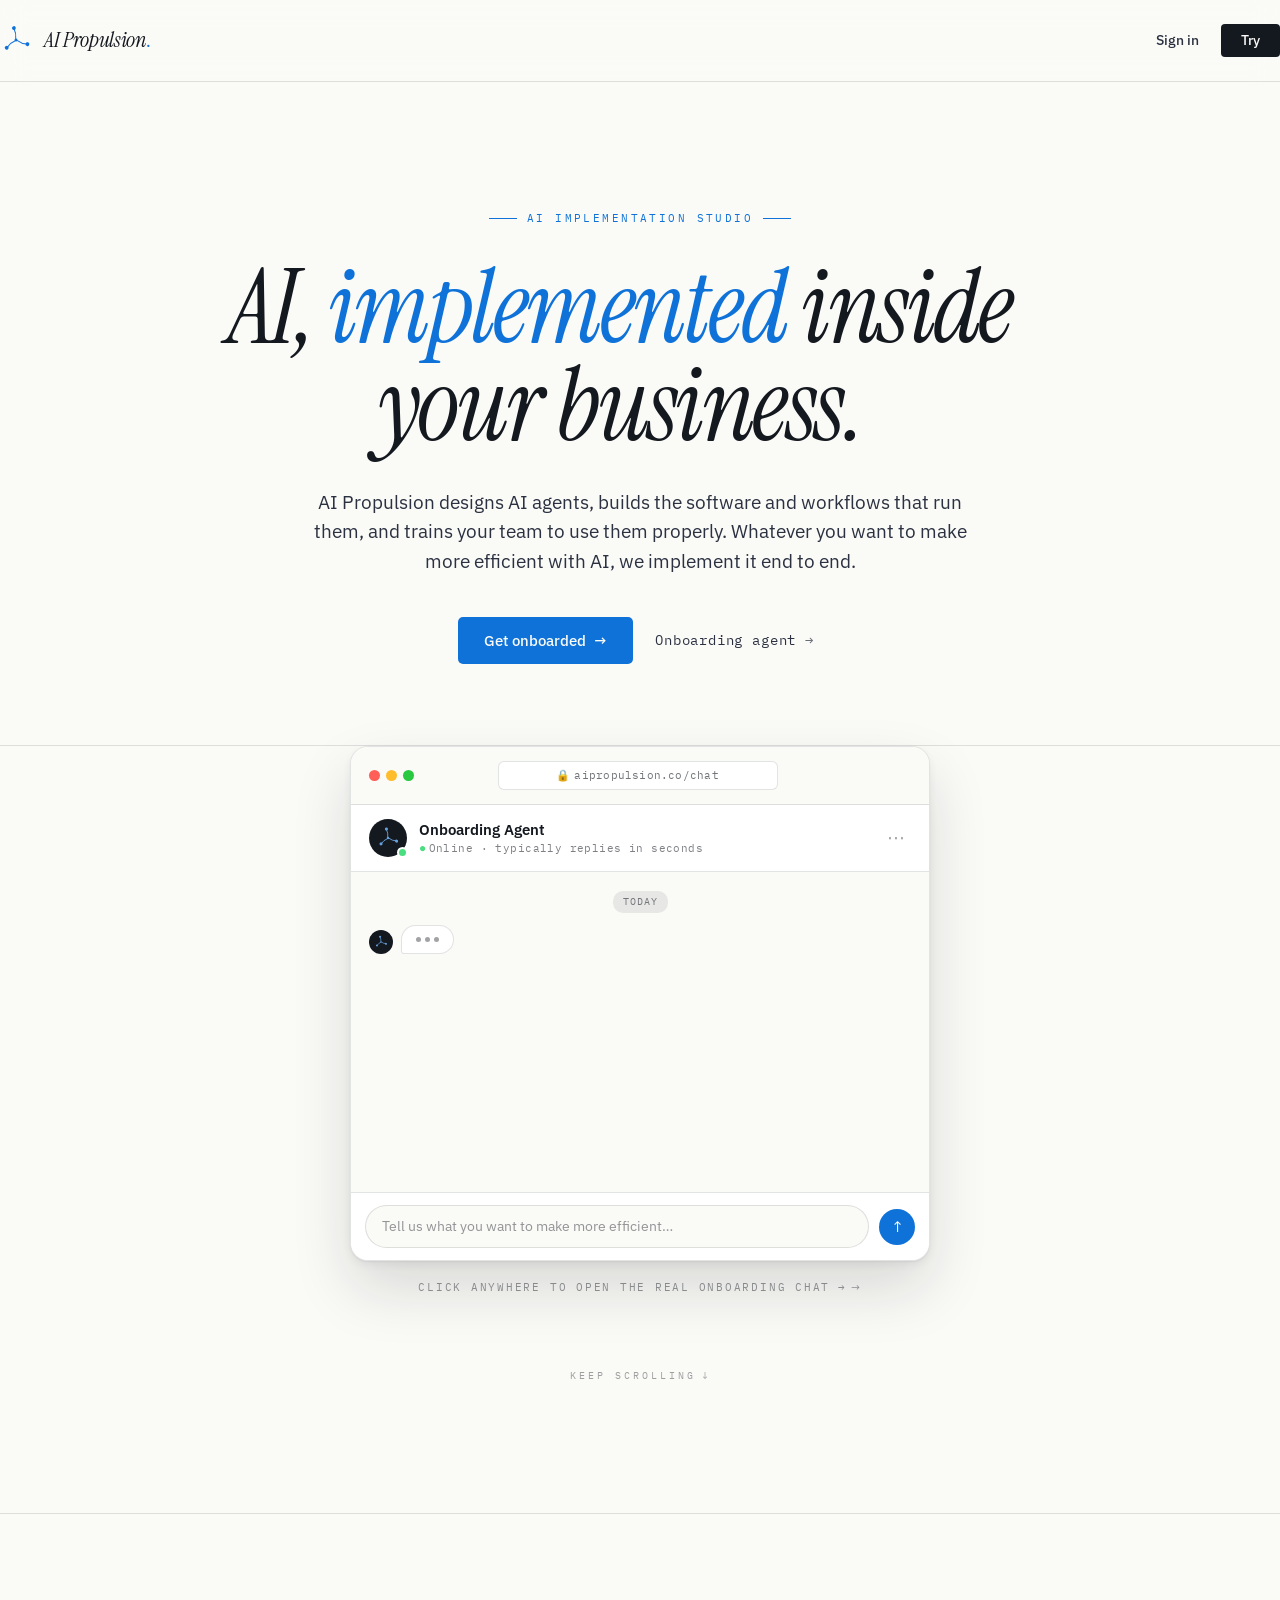
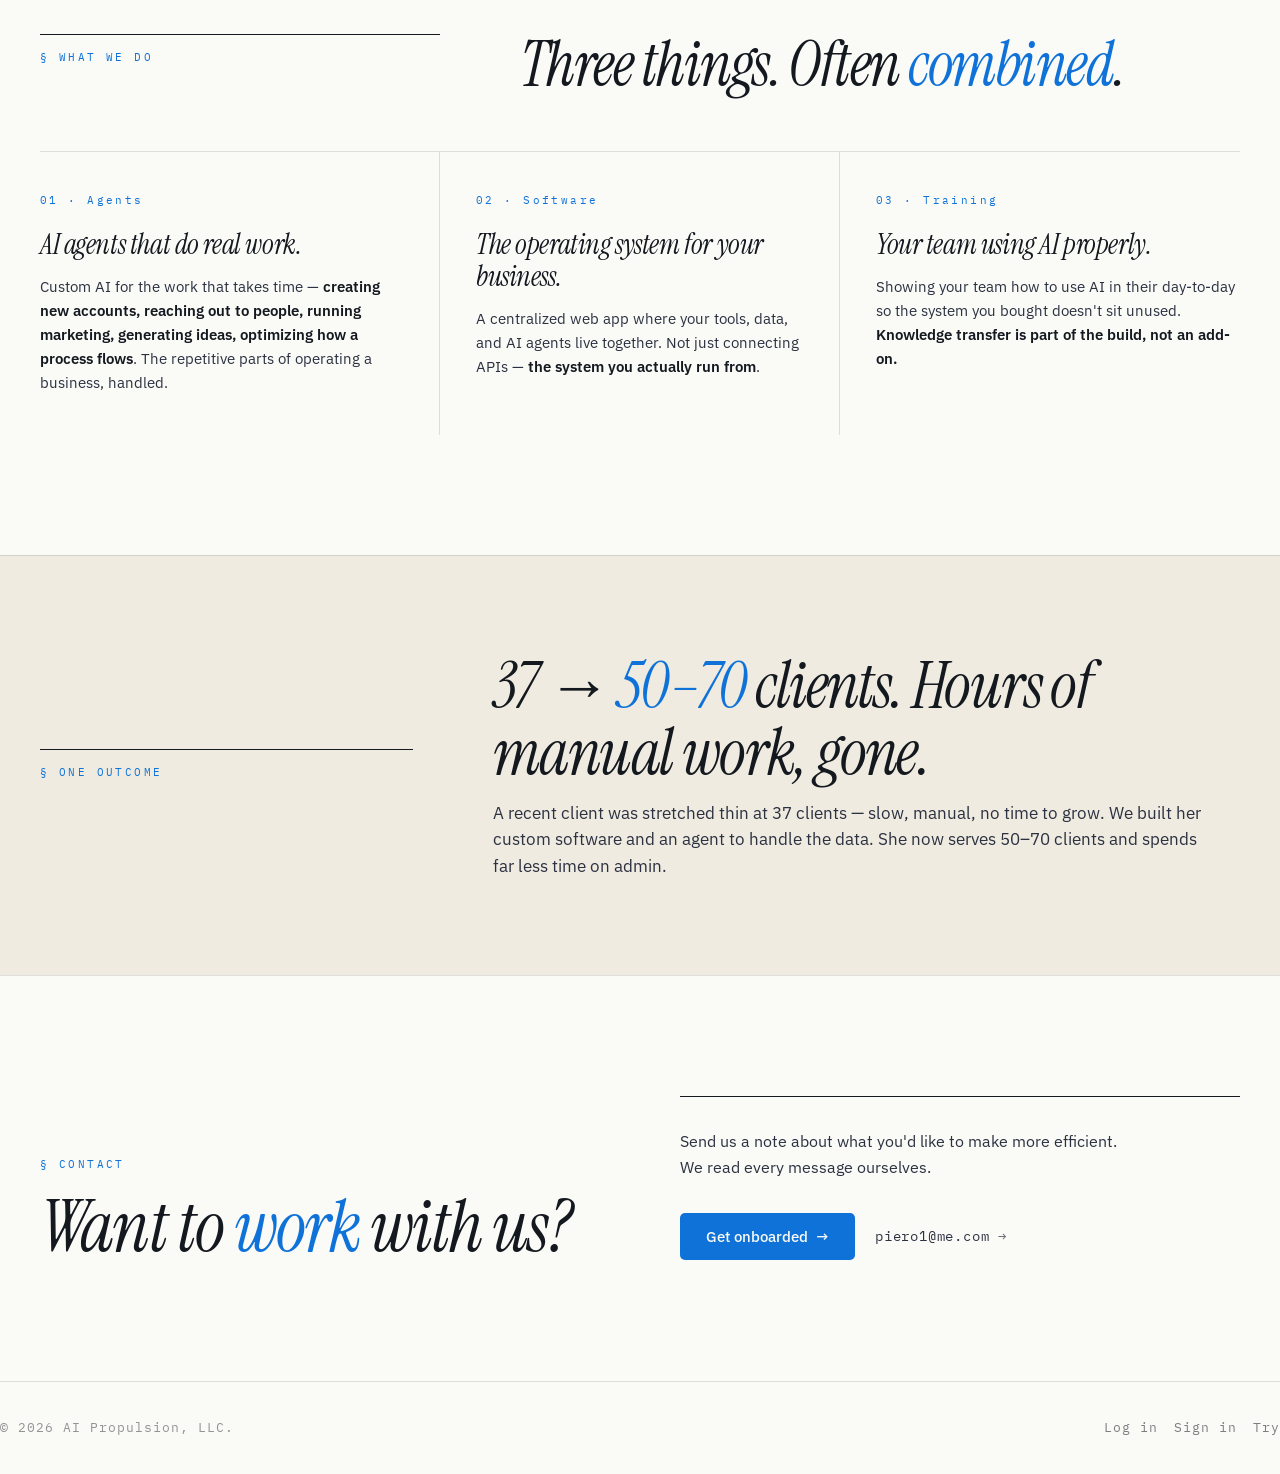
<file: index.html>
<!doctype html>
<html lang="en">
<head>
<meta charset="utf-8" />
<meta name="viewport" content="width=device-width, initial-scale=1" />
<title>AI Propulsion. — AI, implemented inside your business.</title>
<meta name="description" content="AI Propulsion designs AI agents, builds the software and workflows that run them, and trains your team to use them properly." />
<link rel="preconnect" href="https://fonts.googleapis.com" />
<link rel="preconnect" href="https://fonts.gstatic.com" crossorigin />
<link href="https://fonts.googleapis.com/css2?family=Instrument+Serif:ital@0;1&family=IBM+Plex+Sans:wght@400;500;600&family=IBM+Plex+Mono:wght@400;500;600&display=swap" rel="stylesheet" />
<link rel="stylesheet" href="styles.css" />
<style>
  body { background: var(--paper); overflow-x: hidden; }

  /* ─── Scroll-reveal primitive ─── */
  .reveal {
    opacity: 0;
    transform: translateY(28px);
    transition: opacity 0.85s cubic-bezier(0.16, 1, 0.3, 1),
                transform 0.85s cubic-bezier(0.16, 1, 0.3, 1);
    will-change: opacity, transform;
  }
  .reveal.in-view { opacity: 1; transform: translateY(0); }
  .reveal.scale {
    transform: translateY(32px) scale(0.94);
    transform-origin: center top;
  }
  .reveal.scale.in-view { transform: translateY(0) scale(1); }
  .reveal[data-delay="1"] { transition-delay: 0.08s; }
  .reveal[data-delay="2"] { transition-delay: 0.18s; }
  .reveal[data-delay="3"] { transition-delay: 0.28s; }
  .reveal[data-delay="4"] { transition-delay: 0.38s; }
  @media (prefers-reduced-motion: reduce) {
    .reveal, .reveal.scale { opacity: 1; transform: none; transition: none; }
  }

  /* ─── Top nav ─── */
  .top-nav {
    position: sticky; top: 0; z-index: 50;
    background: rgba(250, 250, 247, 0.82);
    backdrop-filter: saturate(140%) blur(12px);
    -webkit-backdrop-filter: saturate(140%) blur(12px);
    border-bottom: 1px solid var(--rule);
  }
  .container-wide {
    max-width: 1440px;
    margin: 0 auto;
    padding: 0 40px;
  }
  .top-nav-inner {
    display: flex;
    align-items: center;
    justify-content: space-between;
    gap: 24px;
    padding: 20px 0;
  }
  .nav-brand { display: inline-flex; align-items: center; gap: 12px; text-decoration: none; }
  .nav-brand svg { display: block; }
  .nav-brand .wordmark { font-size: 22px; }
  .nav-actions { display: flex; align-items: center; gap: 8px; }
  .nav-signin {
    color: var(--ink-2); padding: 10px 14px;
    font-size: 13.5px; font-weight: 500;
    text-decoration: none; transition: color 0.15s ease;
  }
  .nav-signin:hover { color: var(--ink); }
  .nav-try {
    background: var(--ink); color: var(--paper);
    padding: 10px 20px; border-radius: 4px;
    font-family: var(--font-sans); font-size: 13.5px; font-weight: 500;
    text-decoration: none; line-height: 1;
    transition: background 0.15s ease;
  }
  .nav-try:hover { background: var(--ink-2); color: var(--paper); }

  /* ─── HERO (centered) ─── */
  .hero {
    padding: 120px 0 80px;
    text-align: center;
  }
  .hero-inner {
    max-width: 920px;
    margin: 0 auto;
  }
  .hero-eyebrow {
    display: inline-flex; align-items: center; gap: 10px;
    font-family: var(--font-mono); font-size: 11px;
    letter-spacing: 0.22em; text-transform: uppercase;
    color: var(--blue-royal);
    margin-bottom: 32px;
  }
  .hero-eyebrow::before,
  .hero-eyebrow::after {
    content: ""; width: 28px; height: 1px; background: var(--blue-royal);
  }
  .hero h1 {
    font-family: var(--font-display);
    font-style: italic; font-weight: 400;
    font-size: clamp(56px, 8vw, 120px);
    line-height: 0.96;
    letter-spacing: -0.025em;
    color: var(--ink);
    margin: 0 0 32px;
  }
  .hero h1 em { color: var(--blue-royal); font-style: italic; }
  .hero p.lead {
    font-size: 19px;
    line-height: 1.55;
    color: var(--ink-2);
    margin: 0 auto 40px;
    max-width: 660px;
  }
  .hero-cta-row {
    display: flex;
    gap: 14px;
    align-items: center;
    justify-content: center;
    flex-wrap: wrap;
  }
  .btn-primary {
    background: var(--blue-royal); color: var(--paper);
    padding: 16px 26px; border-radius: 5px;
    font-family: var(--font-sans); font-size: 15px; font-weight: 500;
    text-decoration: none; line-height: 1;
    transition: all 0.18s ease;
    display: inline-flex; align-items: center; gap: 8px;
  }
  .btn-primary:hover {
    background: var(--blue-deep); color: var(--paper);
    transform: translateY(-1px);
    box-shadow: 0 14px 30px rgba(14, 114, 217, 0.28);
  }
  .btn-primary::after { content: "→"; transition: transform 0.15s ease; }
  .btn-primary:hover::after { transform: translateX(3px); }
  .quiet-link {
    color: var(--ink-2);
    font-size: 13.5px;
    font-family: var(--font-mono);
    letter-spacing: 0.06em;
    text-decoration: none;
    padding: 14px 8px;
    transition: color 0.15s ease;
  }
  .quiet-link:hover { color: var(--blue-royal); }
  .quiet-link::after { content: " →"; opacity: 0.7; }

  /* ─── Scroll cue ─── */
  .scroll-cue {
    text-align: center;
    margin-top: 72px;
    font-family: var(--font-mono);
    font-size: 10px;
    letter-spacing: 0.3em;
    text-transform: uppercase;
    color: rgba(20, 24, 31, 0.4);
    animation: cue-bounce 2.4s ease-in-out infinite;
  }
  .scroll-cue::after { content: " ↓"; display: inline-block; margin-left: 6px; }
  @keyframes cue-bounce {
    0%, 100% { transform: translateY(0); opacity: 0.45; }
    50%      { transform: translateY(6px); opacity: 0.8; }
  }

  /* ─── Realistic chat panel (clickable) ─── */
  .chat-section {
    padding: 0 0 120px;
  }
  .chat-container {
    max-width: 580px;
    margin: 0 auto;
  }
  .chat-link {
    display: block;
    text-decoration: none;
    color: inherit;
    cursor: pointer;
  }
  .chat-window {
    background: #ffffff;
    border-radius: 18px;
    box-shadow:
      0 1px 2px rgba(20, 24, 31, 0.06),
      0 28px 60px rgba(20, 24, 31, 0.14),
      0 4px 12px rgba(20, 24, 31, 0.06);
    overflow: hidden;
    border: 1px solid var(--rule);
    transition: transform 0.25s cubic-bezier(0.16, 1, 0.3, 1),
                box-shadow 0.25s cubic-bezier(0.16, 1, 0.3, 1);
    position: relative;
  }
  .chat-link:hover .chat-window {
    transform: translateY(-4px);
    box-shadow:
      0 1px 2px rgba(20, 24, 31, 0.06),
      0 36px 70px rgba(20, 24, 31, 0.18),
      0 8px 18px rgba(14, 114, 217, 0.10);
  }
  .chat-link:hover .chat-tap-overlay { opacity: 1; }

  /* Window chrome — like a real chat app header */
  .chat-titlebar {
    display: flex;
    align-items: center;
    justify-content: space-between;
    gap: 12px;
    padding: 14px 18px;
    background: var(--paper);
    border-bottom: 1px solid var(--rule);
  }
  .chat-traffic {
    display: flex; gap: 6px; align-items: center;
  }
  .chat-traffic span {
    width: 11px; height: 11px; border-radius: 50%;
    display: inline-block;
  }
  .chat-traffic .red   { background: #ff5f57; }
  .chat-traffic .yellow{ background: #ffbd2e; }
  .chat-traffic .green { background: #28c840; }
  .chat-url {
    flex: 1;
    text-align: center;
    background: #fff;
    border: 1px solid var(--rule);
    padding: 5px 12px;
    border-radius: 6px;
    font-family: var(--font-mono);
    font-size: 11px;
    color: rgba(20, 24, 31, 0.6);
    letter-spacing: 0.02em;
    max-width: 280px;
    margin: 0 auto;
  }
  .chat-url .lock { color: #4a8c64; margin-right: 4px; }

  /* Agent header strip inside the chat */
  .chat-agent-bar {
    display: flex;
    align-items: center;
    gap: 12px;
    padding: 14px 18px;
    background: #ffffff;
    border-bottom: 1px solid var(--rule);
  }
  .chat-avatar {
    width: 38px; height: 38px;
    border-radius: 50%;
    background: var(--ink);
    display: flex; align-items: center; justify-content: center;
    flex-shrink: 0;
    position: relative;
  }
  .chat-avatar svg { width: 24px; height: 24px; }
  .chat-avatar .online {
    position: absolute;
    bottom: -1px; right: -1px;
    width: 11px; height: 11px;
    border-radius: 50%;
    background: #4ade80;
    border: 2px solid #ffffff;
  }
  .chat-agent-info { flex: 1; line-height: 1.2; }
  .chat-agent-info .name {
    font-family: var(--font-sans);
    font-size: 14.5px;
    font-weight: 600;
    color: var(--ink);
  }
  .chat-agent-info .status {
    font-family: var(--font-mono);
    font-size: 10.5px;
    color: rgba(20, 24, 31, 0.55);
    letter-spacing: 0.04em;
    margin-top: 2px;
  }
  .chat-agent-info .status .dot {
    color: #4ade80; font-size: 12px; margin-right: 2px;
  }
  .chat-agent-actions {
    display: flex; gap: 4px;
    color: rgba(20, 24, 31, 0.4);
    font-size: 18px;
  }
  .chat-agent-actions span {
    padding: 6px;
    line-height: 1;
    border-radius: 4px;
  }

  /* Conversation body */
  .chat-body {
    padding: 16px 18px;
    background: #fafaf7;
    height: 320px;
    overflow: hidden;
    display: flex;
    flex-direction: column;
    gap: 4px;
    position: relative;
  }
  .day-divider {
    text-align: center;
    margin: 0 0 8px;
  }
  .day-divider span {
    display: inline-block;
    background: rgba(20, 24, 31, 0.08);
    color: rgba(20, 24, 31, 0.55);
    padding: 3px 10px;
    border-radius: 10px;
    font-family: var(--font-mono);
    font-size: 10px;
    letter-spacing: 0.1em;
    text-transform: uppercase;
  }
  .chat-msg {
    display: flex;
    gap: 8px;
    margin-bottom: 4px;
    opacity: 0;
    transform: translateY(10px);
    transition: opacity 0.4s ease, transform 0.4s ease;
  }
  .chat-msg.show { opacity: 1; transform: translateY(0); }
  .chat-msg.assistant { justify-content: flex-start; }
  .chat-msg.user { justify-content: flex-end; }
  .chat-msg .mini-avatar {
    width: 24px; height: 24px;
    border-radius: 50%;
    background: var(--ink);
    flex-shrink: 0;
    display: flex; align-items: center; justify-content: center;
    align-self: flex-end;
  }
  .chat-msg .mini-avatar svg { width: 14px; height: 14px; }
  .chat-msg.user .mini-avatar { display: none; }
  .chat-msg .bubble-wrap {
    display: flex;
    flex-direction: column;
    max-width: 72%;
  }
  .chat-msg.user .bubble-wrap { align-items: flex-end; }
  .chat-msg.assistant .bubble-wrap { align-items: flex-start; }
  .chat-bubble {
    padding: 9px 13px;
    border-radius: 16px;
    font-size: 14px;
    line-height: 1.42;
    word-wrap: break-word;
    font-family: var(--font-sans);
  }
  .chat-msg.assistant .chat-bubble {
    background: #ffffff;
    border: 1px solid var(--rule);
    color: var(--ink);
    border-bottom-left-radius: 4px;
  }
  .chat-msg.user .chat-bubble {
    background: var(--blue-royal);
    color: var(--paper);
    border-bottom-right-radius: 4px;
  }
  .chat-time {
    font-family: var(--font-mono);
    font-size: 9.5px;
    color: rgba(20, 24, 31, 0.4);
    margin-top: 3px;
    padding: 0 6px;
    letter-spacing: 0.04em;
  }
  .chat-msg.user .chat-time::after {
    content: " · seen";
    color: var(--blue-royal);
    margin-left: 1px;
    opacity: 0.7;
  }

  /* Typing indicator */
  .chat-typing-row {
    display: none;
    gap: 8px;
    margin-bottom: 4px;
  }
  .chat-typing-row.show { display: flex; }
  .chat-typing-row .mini-avatar {
    width: 24px; height: 24px; border-radius: 50%;
    background: var(--ink);
    display: flex; align-items: center; justify-content: center;
    flex-shrink: 0;
    align-self: flex-end;
  }
  .chat-typing-row .mini-avatar svg { width: 14px; height: 14px; }
  .chat-typing {
    background: #ffffff;
    border: 1px solid var(--rule);
    border-radius: 16px;
    border-bottom-left-radius: 4px;
    padding: 11px 14px;
    display: inline-flex;
    gap: 4px;
    align-items: center;
  }
  .chat-typing span {
    width: 5px; height: 5px;
    border-radius: 50%;
    background: rgba(20, 24, 31, 0.4);
    animation: bounce 1.3s ease-in-out infinite;
  }
  .chat-typing span:nth-child(2) { animation-delay: 0.15s; }
  .chat-typing span:nth-child(3) { animation-delay: 0.3s; }
  @keyframes bounce {
    0%, 80%, 100% { opacity: 0.3; transform: translateY(0); }
    40% { opacity: 1; transform: translateY(-4px); }
  }

  /* Composer */
  .chat-composer {
    display: flex;
    align-items: center;
    gap: 10px;
    padding: 12px 14px;
    background: #ffffff;
    border-top: 1px solid var(--rule);
  }
  .chat-input-pill {
    flex: 1;
    background: #fafaf7;
    border: 1px solid var(--rule);
    border-radius: 999px;
    padding: 10px 16px;
    font-family: var(--font-sans);
    font-size: 13.5px;
    color: rgba(20, 24, 31, 0.45);
    transition: all 0.15s ease;
  }
  .chat-link:hover .chat-input-pill {
    border-color: var(--blue-royal);
    background: #ffffff;
    color: var(--ink);
  }
  .chat-send {
    width: 36px; height: 36px;
    border-radius: 50%;
    background: var(--blue-royal);
    color: var(--paper);
    display: flex; align-items: center; justify-content: center;
    font-size: 16px;
    flex-shrink: 0;
    transition: transform 0.15s ease;
  }
  .chat-link:hover .chat-send { transform: scale(1.06); }

  /* Tap hint at bottom */
  .chat-tap-hint {
    text-align: center;
    margin-top: 18px;
    font-family: var(--font-mono);
    font-size: 11px;
    letter-spacing: 0.16em;
    text-transform: uppercase;
    color: rgba(20, 24, 31, 0.45);
    transition: color 0.15s ease;
  }
  .chat-tap-hint .arrow {
    display: inline-block;
    margin-left: 8px;
    transition: transform 0.2s ease;
  }
  .chat-link:hover .chat-tap-hint {
    color: var(--blue-royal);
  }
  .chat-link:hover .chat-tap-hint .arrow {
    transform: translateX(4px);
  }

  /* Subtle overlay that shows "click to open" on hover */
  .chat-tap-overlay {
    position: absolute;
    top: 12px;
    right: 12px;
    padding: 5px 10px;
    background: rgba(14, 114, 217, 0.95);
    color: var(--paper);
    border-radius: 4px;
    font-family: var(--font-mono);
    font-size: 9.5px;
    font-weight: 600;
    letter-spacing: 0.18em;
    text-transform: uppercase;
    opacity: 0;
    transition: opacity 0.2s ease;
    pointer-events: none;
    z-index: 2;
  }

  /* ─── What we do (pillars) ─── */
  .pillars-section {
    padding: 120px 0;
    border-top: 1px solid var(--rule);
  }
  .pillars-head {
    margin-bottom: 56px;
    display: grid;
    grid-template-columns: 1fr 1.8fr;
    gap: 80px;
    align-items: start;
  }
  .pillars-head .label {
    font-family: var(--font-mono);
    font-size: 11px;
    letter-spacing: 0.22em;
    text-transform: uppercase;
    color: var(--blue-royal);
    padding-top: 14px;
    border-top: 1px solid var(--ink);
  }
  .pillars-head h2 {
    font-family: var(--font-display);
    font-style: italic;
    font-weight: 400;
    font-size: clamp(40px, 4.8vw, 64px);
    line-height: 0.98;
    letter-spacing: -0.025em;
    color: var(--ink);
    margin: 0;
    max-width: 800px;
  }
  .pillars-head h2 em { color: var(--blue-royal); font-style: italic; }
  .pillars-grid {
    display: grid;
    grid-template-columns: repeat(3, 1fr);
    gap: 0;
    border-top: 1px solid var(--rule);
  }
  .pillar {
    padding: 40px 36px 40px 0;
    border-right: 1px solid var(--rule);
  }
  .pillar:last-child { border-right: 0; padding-right: 0; }
  .pillar:not(:first-child) { padding-left: 36px; }
  .pillar .pillar-num {
    font-family: var(--font-mono);
    font-size: 11px;
    letter-spacing: 0.22em;
    color: var(--blue-royal);
    margin-bottom: 20px;
  }
  .pillar h3 {
    font-family: var(--font-display);
    font-style: italic;
    font-weight: 400;
    font-size: 28px;
    line-height: 1.15;
    letter-spacing: -0.015em;
    color: var(--ink);
    margin: 0 0 14px;
  }
  .pillar p {
    color: var(--ink-2);
    font-size: 15px;
    line-height: 1.6;
    margin: 0;
  }
  .pillar p strong { color: var(--ink); font-weight: 600; }

  /* ─── Proof line ─── */
  .proof-line {
    padding: 96px 0;
    border-top: 1px solid var(--rule);
    background: var(--paper-warm);
  }
  .proof-grid {
    display: grid;
    grid-template-columns: 1fr 2fr;
    gap: 80px;
    align-items: center;
  }
  .proof-grid .label {
    font-family: var(--font-mono);
    font-size: 11px;
    letter-spacing: 0.22em;
    text-transform: uppercase;
    color: var(--blue-royal);
    padding-top: 14px;
    border-top: 1px solid var(--ink);
  }
  .proof-grid .num {
    font-family: var(--font-display);
    font-style: italic;
    font-weight: 400;
    font-size: clamp(42px, 5vw, 64px);
    line-height: 1.05;
    letter-spacing: -0.025em;
    color: var(--ink);
    margin: 0 0 14px;
  }
  .proof-grid .num em { color: var(--blue-royal); font-style: italic; }
  .proof-grid .desc {
    font-size: 16.5px;
    color: var(--ink-2);
    line-height: 1.6;
    margin: 0;
    max-width: 720px;
  }

  /* ─── Contact CTA ─── */
  .contact-cta {
    padding: 120px 0;
    border-top: 1px solid var(--rule);
  }
  .contact-grid {
    display: grid;
    grid-template-columns: 1fr 1fr;
    gap: 80px;
    align-items: end;
  }
  .contact-cta .label {
    font-family: var(--font-mono);
    font-size: 11px;
    letter-spacing: 0.22em;
    text-transform: uppercase;
    color: var(--blue-royal);
    margin-bottom: 20px;
    display: block;
  }
  .contact-cta h2 {
    font-family: var(--font-display);
    font-style: italic;
    font-weight: 400;
    font-size: clamp(44px, 5.6vw, 72px);
    line-height: 0.96;
    letter-spacing: -0.025em;
    color: var(--ink);
    margin: 0;
    max-width: 640px;
  }
  .contact-cta h2 em { color: var(--blue-royal); font-style: italic; }
  .contact-cta .right {
    padding-top: 14px;
    border-top: 1px solid var(--ink);
  }
  .contact-cta .right p {
    color: var(--ink-2);
    font-size: 16px;
    line-height: 1.6;
    margin: 18px 0 32px;
    max-width: 460px;
  }
  .contact-cta .actions {
    display: flex;
    gap: 12px;
    flex-wrap: wrap;
    align-items: center;
  }

  /* ─── Footer ─── */
  .footer-line {
    padding: 36px 0;
    display: flex;
    justify-content: space-between;
    align-items: center;
    gap: 16px;
    flex-wrap: wrap;
    color: rgba(20, 24, 31, 0.45);
    font-size: 12.5px;
    font-family: var(--font-mono);
    letter-spacing: 0.08em;
    border-top: 1px solid var(--rule);
  }
  .footer-line .right { display: flex; gap: 16px; }
  .footer-line a { color: rgba(20, 24, 31, 0.55); text-decoration: none; }
  .footer-line a:hover { color: var(--ink); }

  /* ─── Responsive ─── */
  @media (max-width: 1080px) {
    .pillars-head, .proof-grid, .contact-grid {
      grid-template-columns: 1fr; gap: 48px;
    }
    .pillars-grid { grid-template-columns: 1fr; }
    .pillar, .pillar:last-child, .pillar:not(:first-child) {
      padding: 32px 0; border-right: 0; border-bottom: 1px solid var(--rule);
    }
    .pillar:last-child { border-bottom: 0; }
    .container-wide { padding: 0 24px; }
    .top-nav-inner { padding: 16px 0; }
    .hero { padding: 80px 0 60px; }
  }
  @media (max-width: 640px) {
    .chat-url { display: none; }
    .chat-body { height: 280px; }
  }
</style>
</head>
<body>

<!-- ─── TOP NAV ─── -->
<header class="top-nav">
  <div class="container-wide top-nav-inner">
    <a href="/" class="nav-brand">
      <svg viewBox="-50 -50 100 100" width="32" height="32" xmlns="http://www.w3.org/2000/svg" style="overflow:visible">
        <g transform="rotate(-10)">
          <g stroke="#0E72D9" stroke-width="3.2" stroke-linecap="round" fill="none">
            <path d="M 0 -5 Q 5 -20 0 -36"/>
            <path d="M 0 -5 Q 5 -20 0 -36" transform="rotate(120)"/>
            <path d="M 0 -5 Q 5 -20 0 -36" transform="rotate(240)"/>
          </g>
          <g fill="#0E72D9">
            <circle cx="0" cy="-38" r="6"/>
            <circle cx="0" cy="-38" r="6" transform="rotate(120)"/>
            <circle cx="0" cy="-38" r="6" transform="rotate(240)"/>
            <circle r="4.5"/>
          </g>
        </g>
      </svg>
      <span class="wordmark">AI Propulsion<span class="dot">.</span></span>
    </a>
    <nav class="nav-actions">
      <a href="/login.html" class="nav-signin">Sign in</a>
      <a href="http://localhost:3002/chat" class="nav-try">Try</a>
    </nav>
  </div>
</header>

<!-- ─── HERO (centered) ─── -->
<section class="hero">
  <div class="container-wide">
    <div class="hero-inner">
      <div class="reveal">
        <div class="hero-eyebrow">AI Implementation Studio</div>
      </div>
      <h1 class="reveal" data-delay="1">AI, <em>implemented</em> inside your business.</h1>
      <p class="lead reveal" data-delay="2">
        AI Propulsion designs AI agents, builds the software and workflows that run them, and trains your team to use them properly. Whatever you want to make more efficient with AI, we implement it end to end.
      </p>
      <div class="hero-cta-row reveal" data-delay="3">
        <a href="/sign-in.html" class="btn-primary">Get onboarded</a>
        <a href="http://localhost:3002/chat" class="quiet-link">Onboarding agent</a>
      </div>
    </div>
  </div>
</section>

<!-- ─── REALISTIC CHAT PANEL ─── -->
<section class="chat-section">
  <div class="container-wide">
    <div class="chat-container">

      <a href="http://localhost:3002/chat" class="chat-link reveal scale" data-delay="2" aria-label="Open the live onboarding chat at AI Propulsion">
        <div class="chat-window">

          <span class="chat-tap-overlay">Click to open ↗</span>

          <!-- Browser-style title bar -->
          <div class="chat-titlebar">
            <div class="chat-traffic">
              <span class="red"></span>
              <span class="yellow"></span>
              <span class="green"></span>
            </div>
            <div class="chat-url"><span class="lock">🔒</span>aipropulsion.co/chat</div>
            <div style="width: 50px;"></div>
          </div>

          <!-- Agent info bar -->
          <div class="chat-agent-bar">
            <div class="chat-avatar">
              <svg viewBox="-50 -50 100 100" xmlns="http://www.w3.org/2000/svg" style="overflow:visible">
                <g transform="rotate(-10)">
                  <g stroke="#65A0DC" stroke-width="3.6" stroke-linecap="round" fill="none">
                    <path d="M 0 -5 Q 5 -20 0 -36"/>
                    <path d="M 0 -5 Q 5 -20 0 -36" transform="rotate(120)"/>
                    <path d="M 0 -5 Q 5 -20 0 -36" transform="rotate(240)"/>
                  </g>
                  <g fill="#65A0DC">
                    <circle cx="0" cy="-38" r="6.5"/>
                    <circle cx="0" cy="-38" r="6.5" transform="rotate(120)"/>
                    <circle cx="0" cy="-38" r="6.5" transform="rotate(240)"/>
                    <circle r="5"/>
                  </g>
                </g>
              </svg>
              <span class="online"></span>
            </div>
            <div class="chat-agent-info">
              <div class="name">Onboarding Agent</div>
              <div class="status"><span class="dot">●</span>Online · typically replies in seconds</div>
            </div>
            <div class="chat-agent-actions">
              <span>⋯</span>
            </div>
          </div>

          <!-- Conversation -->
          <div class="chat-body" id="chat-body">
            <div class="day-divider"><span>Today</span></div>
            <!-- messages injected by JS -->
          </div>

          <!-- Composer (decorative; the whole panel is the link) -->
          <div class="chat-composer">
            <div class="chat-input-pill">Tell us what you want to make more efficient…</div>
            <div class="chat-send">↑</div>
          </div>

        </div>

        <p class="chat-tap-hint">Click anywhere to open the real onboarding chat<span class="arrow">→</span></p>
      </a>

    </div>

    <p class="scroll-cue">Keep scrolling</p>
  </div>
</section>

<!-- ─── WHAT WE DO ─── -->
<section class="pillars-section" id="what-we-do">
  <div class="container-wide">
    <div class="pillars-head">
      <span class="label reveal">§ What we do</span>
      <h2 class="reveal" data-delay="1">Three things. Often <em>combined</em>.</h2>
    </div>
    <div class="pillars-grid">
      <div class="pillar reveal" data-delay="1">
        <div class="pillar-num">01 · Agents</div>
        <h3>AI agents that do real work.</h3>
        <p>Custom AI for the work that takes time — <strong>creating new accounts, reaching out to people, running marketing, generating ideas, optimizing how a process flows</strong>. The repetitive parts of operating a business, handled.</p>
      </div>
      <div class="pillar reveal" data-delay="2">
        <div class="pillar-num">02 · Software</div>
        <h3>The operating system for your business.</h3>
        <p>A centralized web app where your tools, data, and AI agents live together. Not just connecting APIs — <strong>the system you actually run from</strong>.</p>
      </div>
      <div class="pillar reveal" data-delay="3">
        <div class="pillar-num">03 · Training</div>
        <h3>Your team using AI properly.</h3>
        <p>Showing your team how to use AI in their day-to-day so the system you bought doesn't sit unused. <strong>Knowledge transfer is part of the build, not an add-on.</strong></p>
      </div>
    </div>
  </div>
</section>

<!-- ─── PROOF LINE (clients, not accounts) ─── -->
<section class="proof-line">
  <div class="container-wide proof-grid">
    <span class="label reveal">§ One outcome</span>
    <div>
      <p class="num reveal" data-delay="1">37 → <em>50–70</em> clients. Hours of manual work, gone.</p>
      <p class="desc reveal" data-delay="2">A recent client was stretched thin at 37 clients — slow, manual, no time to grow. We built her custom software and an agent to handle the data. She now serves 50–70 clients and spends far less time on admin.</p>
    </div>
  </div>
</section>

<!-- ─── CONTACT CTA ─── -->
<section class="contact-cta">
  <div class="container-wide contact-grid">
    <div class="reveal">
      <span class="label">§ Contact</span>
      <h2>Want to <em>work</em> with us?</h2>
    </div>
    <div class="right reveal" data-delay="1">
      <p>Send us a note about what you'd like to make more efficient. We read every message ourselves.</p>
      <div class="actions">
        <a href="/sign-in.html" class="btn-primary">Get onboarded</a>
        <a href="mailto:piero1@me.com" class="quiet-link">piero1@me.com</a>
      </div>
    </div>
  </div>
</section>

<footer>
  <div class="container-wide footer-line">
    <span>© 2026 AI Propulsion, LLC.</span>
    <span class="right">
      <a href="/login.html">Log in</a>
      <a href="/sign-in.html">Sign in</a>
      <a href="http://localhost:3002/chat">Try</a>
    </span>
  </div>
</footer>

<script>
// ─── Scroll-reveal observer ───
(function () {
  const els = document.querySelectorAll('.reveal');
  if (!('IntersectionObserver' in window)) {
    els.forEach(el => el.classList.add('in-view'));
    return;
  }
  const io = new IntersectionObserver((entries) => {
    entries.forEach(entry => {
      if (entry.isIntersecting) {
        entry.target.classList.add('in-view');
        io.unobserve(entry.target);
      }
    });
  }, { threshold: 0.12, rootMargin: '0px 0px -60px 0px' });
  els.forEach(el => io.observe(el));
})();

// ─── Realistic chat preview animation ───
(function () {
  const script = [
    { role: 'assistant', text: "Hey — AI Propulsion here. What's your name, your role, your company, and what brought you here today?", time: "10:42 AM", typing: 1400 },
    { role: 'user',      text: "Hi! I'm Maria, COO at a prospect — coffee distributor in Puerto Rico. We're drowning in WhatsApp orders.", time: "10:43 AM", typing: 1800 },
    { role: 'assistant', text: "Got it. Tell me what's broken: how are orders coming in now, and what does success look like in 3 months?", time: "10:43 AM", typing: 1600 },
    { role: 'user',      text: "80/week on WhatsApp, copied by hand. We want orders landing in a real system, warehouse notified automatically.", time: "10:44 AM", typing: 2200 },
    { role: 'assistant', text: "Clear. What tools do you already use, and when do you want this live?", time: "10:44 AM", typing: 1400 },
    { role: 'user',      text: "QuickBooks Online, Google Workspace, no CRM. Need it live by August — back-to-school is our peak.", time: "10:45 AM", typing: 1800 }
  ];

  const body = document.getElementById('chat-body');
  const dayDivider = body.querySelector('.day-divider');
  let i = 0;
  let nodes = [];
  let typingEl = null;

  function avatarSvg() {
    return `<div class="mini-avatar">
      <svg viewBox="-50 -50 100 100" xmlns="http://www.w3.org/2000/svg" style="overflow:visible">
        <g transform="rotate(-10)">
          <g stroke="#65A0DC" stroke-width="4.6" stroke-linecap="round" fill="none">
            <path d="M 0 -5 Q 5 -20 0 -36"/>
            <path d="M 0 -5 Q 5 -20 0 -36" transform="rotate(120)"/>
            <path d="M 0 -5 Q 5 -20 0 -36" transform="rotate(240)"/>
          </g>
          <g fill="#65A0DC">
            <circle cx="0" cy="-38" r="7"/>
            <circle cx="0" cy="-38" r="7" transform="rotate(120)"/>
            <circle cx="0" cy="-38" r="7" transform="rotate(240)"/>
            <circle r="5"/>
          </g>
        </g>
      </svg>
    </div>`;
  }

  function clear() {
    while (body.children.length > 1) body.removeChild(body.lastChild);
    nodes = [];
    typingEl = null;
  }

  function showTyping() {
    if (typingEl) return;
    const row = document.createElement('div');
    row.className = 'chat-typing-row show';
    row.innerHTML = avatarSvg() + `<div class="chat-typing"><span></span><span></span><span></span></div>`;
    body.appendChild(row);
    typingEl = row;
    body.scrollTop = body.scrollHeight;
  }
  function hideTyping() {
    if (typingEl) { typingEl.remove(); typingEl = null; }
  }

  function addMsg(role, text, time) {
    const wrap = document.createElement('div');
    wrap.className = 'chat-msg ' + role;
    const inner = role === 'assistant'
      ? avatarSvg() + `<div class="bubble-wrap"><div class="chat-bubble">${text}</div><div class="chat-time">${time}</div></div>`
      : `<div class="bubble-wrap"><div class="chat-bubble">${text}</div><div class="chat-time">${time}</div></div>`;
    wrap.innerHTML = inner;
    body.appendChild(wrap);
    requestAnimationFrame(() => wrap.classList.add('show'));
    nodes.push(wrap);
    // Cap visible messages
    while (nodes.length > 4) {
      const old = nodes.shift();
      old.style.opacity = '0';
      old.style.transform = 'translateY(-12px)';
      setTimeout(() => old.remove(), 400);
    }
    body.scrollTop = body.scrollHeight;
  }

  function step() {
    if (i >= script.length) {
      setTimeout(() => { i = 0; clear(); step(); }, 3500);
      return;
    }
    const m = script[i];
    if (m.role === 'assistant') showTyping();
    setTimeout(() => {
      hideTyping();
      addMsg(m.role, m.text, m.time);
      i += 1;
      setTimeout(step, m.role === 'assistant' ? 2200 : 1200);
    }, m.typing);
  }

  setTimeout(step, 1000);
})();
</script>

</body>
</html>
</file>
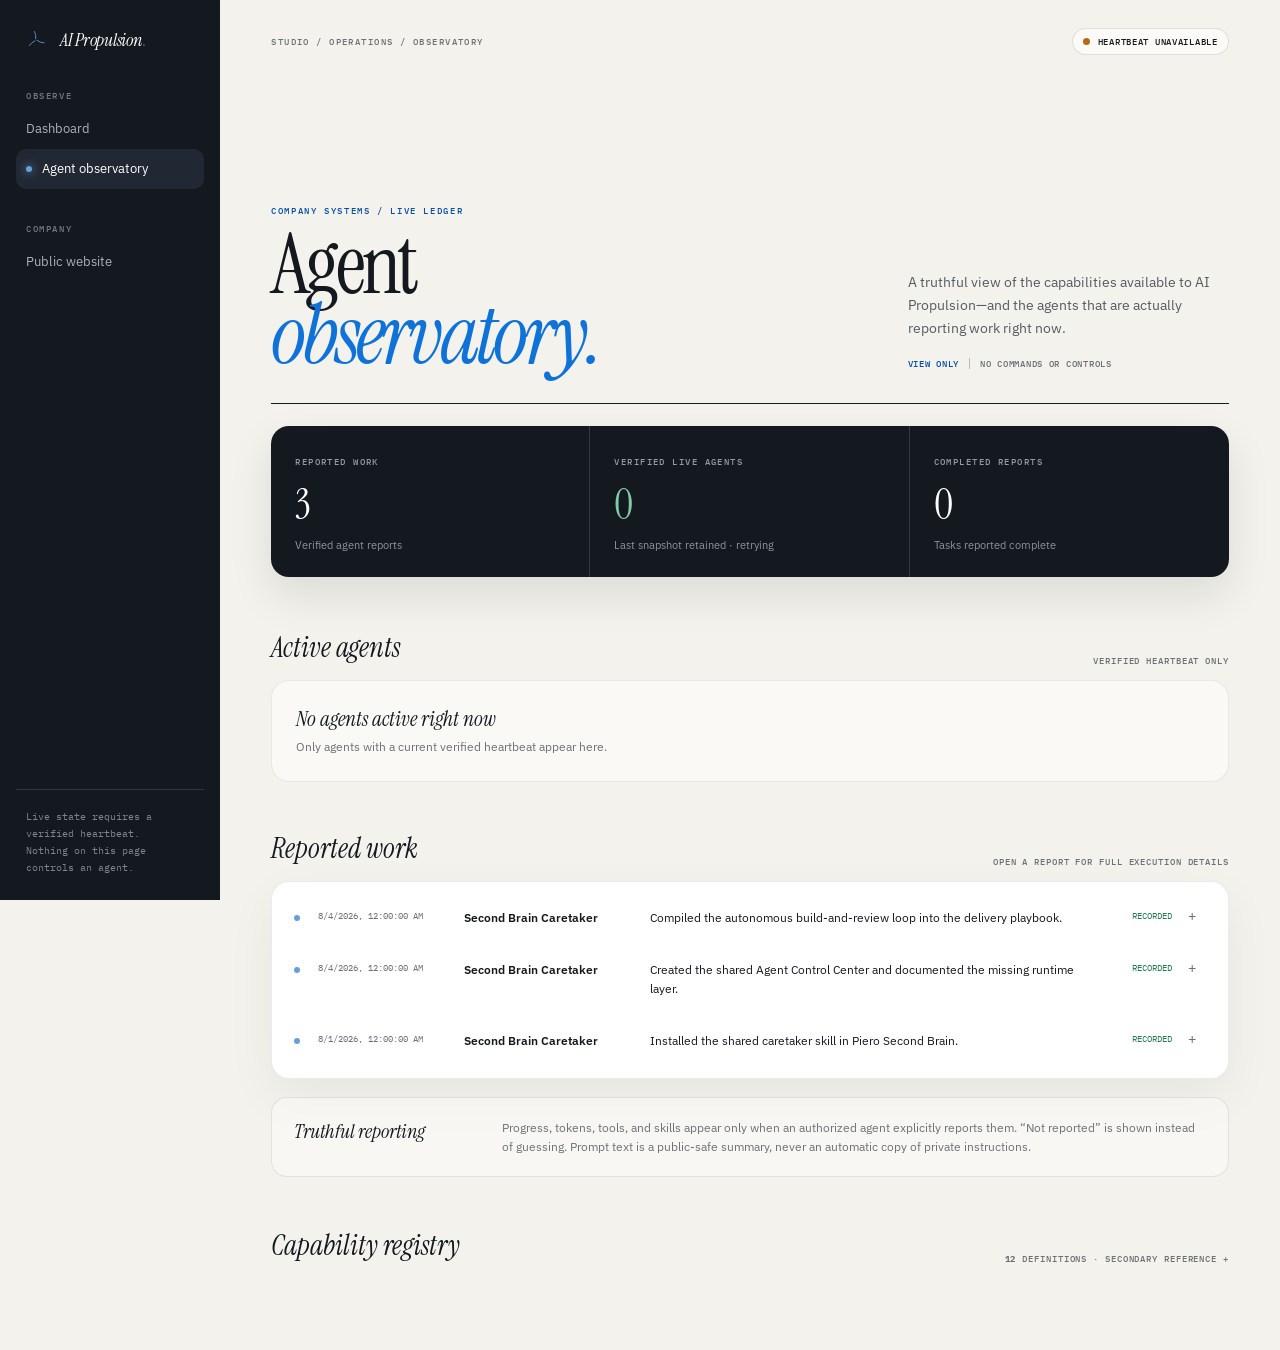
<file: agents.html>
<!doctype html>
<html lang="en">
<head>
<meta charset="utf-8" />
<meta name="viewport" content="width=device-width, initial-scale=1" />
<title>Agent Observatory — AI Propulsion</title>
<link rel="preconnect" href="https://fonts.googleapis.com" />
<link rel="preconnect" href="https://fonts.gstatic.com" crossorigin />
<link href="https://fonts.googleapis.com/css2?family=Instrument+Serif:ital@0;1&amp;family=IBM+Plex+Mono:wght@400;500;600&amp;family=IBM+Plex+Sans:wght@400;500;600&amp;display=swap" rel="stylesheet" />
<link rel="stylesheet" href="styles.css" />
<style>
:root{--surface:#f4f2ec;--panel:#fff;--quiet:#6d7077;--green:#247a51;--amber:#b36a16}
body{background:var(--surface)}button{font:inherit}.app{min-height:100vh;display:grid;grid-template-columns:220px minmax(0,1fr)}
.sidebar{position:sticky;top:0;height:100vh;padding:24px 16px;background:var(--ink);color:white;display:flex;flex-direction:column}.brand{padding:4px 8px;color:white}.brand .wordmark{color:white;font-size:18px}.brand-mark{width:24px;height:24px}.nav-label,.eyebrow{font:500 9px var(--font-mono);letter-spacing:.18em;text-transform:uppercase}.nav-label{margin:34px 10px 8px;color:#737985}.nav-item{display:flex;align-items:center;gap:10px;padding:10px;border-radius:4px;color:#aeb2ba;font-size:13px}.nav-item:hover,.nav-item.active{background:#222833;color:#fff}.nav-item.active:before{content:"";width:6px;height:6px;border-radius:50%;background:var(--blue-sky);box-shadow:0 0 10px var(--blue-sky)}.side-note{margin-top:auto;padding:18px 10px 0;border-top:1px solid #303641;font:10px/1.7 var(--font-mono);color:#7e838c}
.main{min-width:0;padding:28px clamp(20px,4vw,56px) 72px}.topbar{display:flex;align-items:center;justify-content:space-between;gap:20px;margin-bottom:54px}.crumbs{font:500 9px var(--font-mono);letter-spacing:.16em;text-transform:uppercase;color:var(--quiet)}.connection{display:flex;align-items:center;gap:8px;padding:7px 10px;border:1px solid var(--rule);border-radius:20px;background:rgba(255,255,255,.6);font:500 9px var(--font-mono);letter-spacing:.08em;text-transform:uppercase}.pulse{width:7px;height:7px;border-radius:50%;background:var(--amber)}.connection.online .pulse{background:var(--green);box-shadow:0 0 0 4px rgba(36,122,81,.12)}
.hero{display:grid;grid-template-columns:minmax(0,1.3fr) minmax(260px,.7fr);align-items:end;gap:40px;padding-bottom:34px;border-bottom:1px solid var(--ink)}.eyebrow{color:var(--blue-deep);margin-bottom:14px}.hero h1{margin:0;font:400 clamp(48px,7vw,84px)/.83 var(--font-display);letter-spacing:-.045em}.hero h1 em{color:var(--blue-royal)}.hero-copy{max-width:420px;margin:0 0 4px;color:#555b64;font-size:14px;line-height:1.65}.mode-note{display:flex;gap:10px;margin-top:18px;font:500 9px var(--font-mono);letter-spacing:.08em;text-transform:uppercase;color:var(--quiet)}.mode-note:before{content:"VIEW ONLY";color:var(--blue-deep);padding-right:10px;border-right:1px solid var(--rule-strong)}
.metrics{display:grid;grid-template-columns:repeat(3,1fr);margin:22px 0 52px;background:var(--ink);color:white;border-radius:8px;overflow:hidden}.metric{position:relative;padding:22px 24px;border-right:1px solid #343943}.metric:last-child{border:0}.metric-label{font:500 9px var(--font-mono);letter-spacing:.16em;text-transform:uppercase;color:#959aa3}.metric strong{display:block;margin:5px 0 0;font:400 42px var(--font-display)}.metric small{color:#8e949d;font-size:11px}.metric.live strong{color:#82c9a5}
.section-title{display:flex;align-items:end;justify-content:space-between;gap:20px;margin:0 0 14px}.section-title h2{margin:0;font:400 italic 28px var(--font-display)}.section-title span{font:500 9px var(--font-mono);letter-spacing:.1em;text-transform:uppercase;color:var(--quiet)}
.workspace{display:grid;grid-template-columns:minmax(380px,1.15fr) minmax(300px,.85fr);gap:16px}.registry,.inspector,.activity{background:var(--panel);border:1px solid var(--rule);border-radius:8px;box-shadow:0 12px 40px rgba(20,24,31,.035)}.registry-head,.agent-row{display:grid;grid-template-columns:10px minmax(150px,1.2fr) minmax(110px,.7fr) 84px;gap:14px;align-items:center}.registry-head{padding:11px 18px;border-bottom:1px solid var(--rule);font:500 8px var(--font-mono);letter-spacing:.13em;text-transform:uppercase;color:#8b8f95}.agent-row{width:100%;padding:15px 18px;border:0;border-bottom:1px solid var(--rule);background:white;text-align:left;color:var(--ink);cursor:pointer;transition:background .15s,transform .15s}.agent-row:last-child{border:0}.agent-row:hover{background:#f8f9f9}.agent-row.active{background:#eef4fa;box-shadow:inset 3px 0 var(--blue-royal)}.status-dot{width:7px;height:7px;border-radius:50%;background:#b9bdc2}.status-dot.live{background:var(--green);box-shadow:0 0 0 4px rgba(36,122,81,.1)}.agent-name{font-weight:600;font-size:13px}.agent-kind{font:9px var(--font-mono);color:var(--quiet)}.agent-state{justify-self:end;padding:4px 7px;border:1px solid var(--rule);border-radius:12px;font:600 8px var(--font-mono);letter-spacing:.08em;text-transform:uppercase;color:var(--quiet)}.agent-state.live{color:var(--green);border-color:rgba(36,122,81,.25);background:rgba(36,122,81,.05)}
.inspector{align-self:start;position:sticky;top:20px;padding:24px}.inspector-top{display:flex;justify-content:space-between;gap:10px}.inspector .kind{font:500 9px var(--font-mono);letter-spacing:.14em;text-transform:uppercase;color:var(--blue-deep)}.inspector h2{margin:8px 0 24px;font:400 italic 34px/1 var(--font-display)}.info{padding:14px 0;border-top:1px solid var(--rule)}.info b{display:block;margin-bottom:6px;font:500 8px var(--font-mono);letter-spacing:.15em;text-transform:uppercase;color:#8a8e94}.info p{margin:0;font-size:12.5px;line-height:1.58}.info .source{font:10px var(--font-mono);color:var(--blue-deep);overflow-wrap:anywhere}.empty{padding:30px;color:var(--quiet);font-size:13px}
.activity-wrap{margin-top:0}.event{border-bottom:1px solid var(--rule);font-size:12px}.event:last-child{border:0}.event summary{display:grid;grid-template-columns:8px 130px 170px 1fr 72px 18px;gap:16px;align-items:start;padding:17px 18px;cursor:pointer;list-style:none}.event summary::-webkit-details-marker{display:none}.event summary:hover{background:#f8f9f9}.event summary:focus-visible{outline:3px solid var(--blue-sky);outline-offset:-3px}.event-mark{width:6px;height:6px;border-radius:50%;background:var(--blue-sky);margin-top:6px}.event time,.event-state{font:9px/1.5 var(--font-mono);text-transform:uppercase;color:var(--quiet)}.event-agent{font-weight:600}.event-state{justify-self:end;color:var(--green)}.event-open{font:14px/1 var(--font-mono);color:var(--quiet);transition:transform .15s}.event[open] .event-open{transform:rotate(45deg)}.event-body{margin:0 18px 18px 170px;padding:22px;background:var(--surface);border-left:2px solid var(--blue-sky)}.progress-head{display:flex;align-items:end;justify-content:space-between;gap:20px;margin-bottom:10px}.progress-head strong{font:400 34px/1 var(--font-display)}.progress-head span{font:9px var(--font-mono);color:var(--quiet);text-transform:uppercase}.progress-track{height:7px;margin-bottom:24px;background:#dfe2e4;border-radius:8px;overflow:hidden}.progress-track i{display:block;height:100%;background:var(--blue-royal)}.report-grid{display:grid;grid-template-columns:1fr 1fr;gap:0 28px}.report-field{padding:15px 0;border-top:1px solid var(--rule)}.report-field.wide{grid-column:1 / -1}.report-field b{display:block;margin-bottom:7px;font:600 8px var(--font-mono);letter-spacing:.15em;text-transform:uppercase;color:var(--blue-deep)}.report-field p{margin:0;line-height:1.65;white-space:pre-wrap}.report-field .unknown{color:var(--quiet);font-style:italic}.capability-wrap{margin-top:50px}.capability-disclosure>summary{display:flex;align-items:end;justify-content:space-between;gap:20px;margin-bottom:14px;cursor:pointer;list-style:none}.capability-disclosure>summary::-webkit-details-marker{display:none}.capability-disclosure>summary h2{margin:0;font:400 italic 28px var(--font-display)}.capability-disclosure>summary span{font:500 9px var(--font-mono);letter-spacing:.1em;text-transform:uppercase;color:var(--quiet)}.truth{display:grid;grid-template-columns:180px 1fr;gap:28px;margin-top:18px;padding:20px 22px;border:1px dashed var(--rule-strong);border-radius:8px}.truth b{font:400 italic 20px var(--font-display)}.truth p{margin:0;color:var(--quiet);font-size:12px;line-height:1.6}
.event-body{margin:0 18px 14px 170px;padding:12px 14px;background:var(--surface)}
.report-stats{display:grid;grid-template-columns:repeat(4,1fr);gap:1px;margin-bottom:8px;background:var(--rule);border:1px solid var(--rule)}
.report-stat{padding:7px 9px;background:#fff}.report-stat b,.report-field b{display:block;margin-bottom:3px;font:600 7px var(--font-mono);letter-spacing:.12em;text-transform:uppercase;color:var(--blue-deep)}.report-stat strong{font:500 12px var(--font-mono)}
.mini-track{height:3px;margin-top:5px;background:#dfe2e4;overflow:hidden}.mini-track i{display:block;height:100%;background:var(--blue-royal)}
.report-grid{grid-template-columns:1.2fr .8fr .8fr;gap:1px;background:var(--rule);border:1px solid var(--rule)}.report-field{min-width:0;padding:8px 10px;border:0;background:#fff}.report-field.span2{grid-column:span 2}.report-field p{font-size:11px;line-height:1.35}.checkpoint{margin-bottom:8px;padding:6px 9px;background:#fff4df;border-left:2px solid var(--amber);font:9px/1.4 var(--font-mono);color:#76501f}
/* Soft observatory refinement */
.metrics{border-radius:18px;box-shadow:0 18px 44px rgba(20,24,31,.10)}
.registry,.inspector,.activity{border-color:rgba(28,35,48,.09);border-radius:18px;box-shadow:0 18px 50px rgba(20,24,31,.055)}
.activity{padding:8px}.event{margin:4px 0;border:0;border-radius:14px;overflow:hidden;transition:background .18s ease,box-shadow .18s ease}.event summary{padding:15px 14px;border-radius:14px}.event summary:hover{background:#f5f7f8}.event[open]{background:#f7f8f7;box-shadow:inset 0 0 0 1px rgba(28,35,48,.07)}.event[open] summary{border-radius:14px 14px 8px 8px}
.event-body{margin:0 10px 10px 154px;padding:12px;border:0;border-radius:16px;background:#eef0ee;box-shadow:inset 0 0 0 1px rgba(28,35,48,.05)}
.report-stats{gap:8px;margin-bottom:8px;border:0;border-radius:13px;background:transparent}.report-stat{padding:9px 10px;border:1px solid rgba(28,35,48,.08);border-radius:11px;background:rgba(255,255,255,.92)}
.mini-track{height:4px;border-radius:99px;background:#e0e4e6}.mini-track i{border-radius:99px;background:linear-gradient(90deg,var(--blue-royal),var(--blue-sky))}
.report-grid{gap:8px;border:0;border-radius:14px;background:transparent}.report-field{padding:10px 11px;border:1px solid rgba(28,35,48,.08);border-radius:12px;background:rgba(255,255,255,.94)}
.checkpoint{border:0;border-radius:11px;background:#fff2d9;box-shadow:inset 0 0 0 1px rgba(179,106,22,.15)}
.truth{border-style:solid;border-color:rgba(28,35,48,.1);border-radius:16px;background:rgba(255,255,255,.4)}
.agent-row{transition:background .18s ease,transform .18s ease}.agent-row.active{box-shadow:inset 4px 0 var(--blue-royal)}.nav-item{border-radius:10px}
.active-agents-wrap{margin:0 0 48px}.active-agents{display:grid;grid-template-columns:repeat(3,minmax(0,1fr));gap:12px}.active-card{position:relative;min-width:0;padding:18px;border:1px solid rgba(36,122,81,.16);border-radius:18px;background:linear-gradient(145deg,rgba(255,255,255,.96),rgba(239,247,242,.92));box-shadow:0 14px 36px rgba(36,122,81,.07)}.active-card:before{content:"";position:absolute;top:20px;right:18px;width:8px;height:8px;border-radius:50%;background:var(--green);box-shadow:0 0 0 6px rgba(36,122,81,.1)}.active-card .active-label{font:600 8px var(--font-mono);letter-spacing:.14em;text-transform:uppercase;color:var(--green)}.active-card h3{margin:8px 24px 14px 0;font:400 italic 25px/1 var(--font-display)}.active-card dl{margin:0}.active-card dl div{padding:9px 0;border-top:1px solid rgba(28,35,48,.08)}.active-card dt{margin-bottom:4px;font:600 7px var(--font-mono);letter-spacing:.12em;text-transform:uppercase;color:var(--quiet)}.active-card dd{margin:0;font-size:11px;line-height:1.4;overflow-wrap:anywhere}.active-empty{grid-column:1/-1;padding:24px;border:1px solid rgba(28,35,48,.08);border-radius:18px;background:rgba(255,255,255,.55);color:var(--quiet);font-size:12px}.active-empty b{display:block;margin-bottom:5px;color:var(--ink);font:400 italic 21px var(--font-display)}
@media(max-width:900px){.app{grid-template-columns:1fr}.sidebar{position:static;height:auto;flex-direction:row;align-items:center;gap:12px;padding:14px 18px}.nav-label,.side-note{display:none}.sidebar .brand{margin-right:auto}.nav-item{padding:8px}.main{padding-top:24px}.topbar{margin-bottom:38px}.workspace{grid-template-columns:1fr}.inspector{position:static}.hero{grid-template-columns:1fr}.metrics{margin-top:18px}}
@media(max-width:620px){.sidebar .nav-item:first-of-type{display:none}.hero h1{font-size:54px}.metrics{grid-template-columns:1fr}.metric{border-right:0;border-bottom:1px solid #343943;padding:16px 20px}.metric strong{font-size:34px}.active-agents{grid-template-columns:1fr}.registry-head{display:none}.agent-row{grid-template-columns:10px 1fr 66px}.agent-kind{display:none}.section-title span{display:none}.event summary{grid-template-columns:8px 1fr 64px 18px}.event time{grid-column:2}.event-detail{grid-column:2 / 5}.event-state{grid-column:3;grid-row:1}.event-open{grid-column:4;grid-row:1}.event-body{margin:0 12px 14px 26px;padding:10px}.report-stats{grid-template-columns:1fr 1fr}.report-grid{grid-template-columns:1fr}.report-field.wide,.report-field.span2{grid-column:auto}.capability-disclosure>summary{align-items:start}.truth{grid-template-columns:1fr;gap:6px}}
.skip-link{position:fixed;left:12px;top:-50px;z-index:100;background:white;color:var(--ink);padding:10px 14px;border:2px solid var(--blue-royal)}.skip-link:focus{top:12px}.agent-row:focus-visible,.nav-item:focus-visible,.brand:focus-visible{outline:3px solid var(--blue-sky);outline-offset:2px}
@media(prefers-reduced-motion:reduce){*{scroll-behavior:auto!important;transition:none!important}}
</style>
</head>
<body><a class="skip-link" href="#main-content">Skip to agent status</a>
<div class="app">
<aside class="sidebar" aria-label="Studio navigation">
  <a href="index.html" class="brand"><svg class="brand-mark" viewBox="-50 -50 100 100" aria-hidden="true"><g transform="rotate(-10)" stroke="#65A0DC" stroke-width="3.2" stroke-linecap="round" fill="none"><path d="M0 -5Q5 -20 0 -36"/><path d="M0 -5Q5 -20 0 -36" transform="rotate(120)"/><path d="M0 -5Q5 -20 0 -36" transform="rotate(240)"/></g></svg><span class="wordmark">AI Propulsion<span class="dot">.</span></span></a>
  <div class="nav-label">Observe</div><a class="nav-item" href="studio.html">Dashboard</a><a class="nav-item active" href="agents.html" aria-current="page">Agent observatory</a>
  <div class="nav-label">Company</div><a class="nav-item" href="index.html">Public website</a>
  <div class="side-note">Live state requires a verified heartbeat.<br>Nothing on this page controls an agent.</div>
</aside>
<main class="main" id="main-content">
  <div class="topbar"><span class="crumbs">Studio / Operations / Observatory</span><span class="connection" id="runtime" role="status" aria-live="polite"><i class="pulse" aria-hidden="true"></i><span>Connecting</span></span></div>
  <header class="hero"><div><div class="eyebrow">Company systems / Live ledger</div><h1>Agent<br><em>observatory.</em></h1></div><div><p class="hero-copy">A truthful view of the capabilities available to AI Propulsion—and the agents that are actually reporting work right now.</p><div class="mode-note">No commands or controls</div></div></header>
  <section class="metrics" aria-label="System summary"><article class="metric"><span class="metric-label">Reported work</span><strong id="action-count">0</strong><small>Verified agent reports</small></article><article class="metric live"><span class="metric-label">Verified live agents</span><strong id="running-count">0</strong><small id="connection-copy">Connecting to heartbeat</small></article><article class="metric"><span class="metric-label">Completed reports</span><strong id="completed-count">0</strong><small>Tasks reported complete</small></article></section>
  <section class="active-agents-wrap" aria-labelledby="active-agents-title"><div class="section-title"><h2 id="active-agents-title">Active agents</h2><span>Verified heartbeat only</span></div><div class="active-agents" id="active-agents" aria-live="polite"><div class="active-empty"><b>Checking for active agents</b>Waiting for the verified heartbeat.</div></div></section>
  <section class="activity-wrap"><div class="section-title"><h2>Reported work</h2><span>Open a report for full execution details</span></div><div class="activity" id="activity"></div><div class="truth"><b>Truthful reporting</b><p>Progress, tokens, tools, and skills appear only when an authorized agent explicitly reports them. “Not reported” is shown instead of guessing. Prompt text is a public-safe summary, never an automatic copy of private instructions.</p></div></section>
  <section class="capability-wrap"><details class="capability-disclosure"><summary><h2>Capability registry</h2><span><b id="agent-count">0</b> definitions · secondary reference +</span></summary><div class="workspace"><div class="registry"><div class="registry-head"><span></span><span>Agent</span><span>Purpose group</span><span>Status</span></div><div id="agent-list"></div></div><aside class="inspector" id="detail" aria-live="polite"></aside></div></details></section>
</main></div>
<script src="heartbeat-config.js"></script><script src="agent-data.js"></script>
<script>
const data=window.AGENT_DATA||{agents:[],activity:[]};const configured=[...(data.agents||[])],curatedActivity=[...(data.activity||[])];let runtimeById=new Map(),runtimeOnly=[],activity=curatedActivity,selected=configured[0]?.id;
const $=id=>document.getElementById(id);const esc=value=>String(value??'').replace(/[&<>'"]/g,c=>({'&':'&amp;','<':'&lt;','>':'&gt;',"'":'&#39;','"':'&quot;'}[c]));
function date(value){if(!value)return 'No heartbeat reported';const parsed=new Date(value);return Number.isNaN(parsed.getTime())?'Unknown time':parsed.toLocaleString()}
function renderAgents(){const agents=[...configured,...runtimeOnly];$('agent-count').textContent=configured.length;if(!agents.length){$('agent-list').innerHTML='<div class="empty">No capabilities or runtime reporters are known.</div>';$('detail').innerHTML='<div class="empty">Nothing to inspect yet.</div>';return}if(!agents.some(a=>a.id===selected))selected=agents[0].id;
  $('agent-list').innerHTML=agents.map(a=>{const r=runtimeById.get(a.id),isLive=Boolean(r?.live),state=r?.status||(a.configured===false?'reported':'never reported');return `<button class="agent-row ${a.id===selected?'active':''}" data-id="${esc(a.id)}" aria-pressed="${a.id===selected}"><i class="status-dot ${isLive?'live':''}" aria-hidden="true"></i><span class="agent-name">${esc(a.name)}</span><span class="agent-kind">${esc(a.configured===false?'Runtime reporter':a.kind)}</span><span class="agent-state ${isLive?'live':''}">${esc(isLive?'live':state)}</span></button>`}).join('');
  const a=agents.find(item=>item.id===selected),r=runtimeById.get(a.id),isLive=Boolean(r?.live);$('detail').innerHTML=`<div class="inspector-top"><span class="kind">${esc(a.configured===false?'Unconfigured runtime reporter':a.kind)}</span><span class="agent-state ${isLive?'live':''}">${esc(isLive?'verified live':r?.status||(a.configured===false?'reported':'never reported'))}</span></div><h2>${esc(a.name)}</h2><div class="info"><b>${a.configured===false?'Reported purpose':'Configured purpose'}</b><p>${esc(a.purpose||'No purpose reported.')}</p></div><div class="info"><b>Latest reported work</b><p>${esc(r?.task||'No active work reported.')}</p></div><div class="info"><b>Reported project</b><p>${esc(r?.project||'No project reported.')}</p></div><div class="info"><b>Last heartbeat</b><p>${esc(date(r?.lastSeen))}</p></div>${a.configured===false?'':`<div class="info"><b>Recorded completion</b><p>${esc(a.done||'No completion recorded.')}</p></div><div class="info"><b>Capability source</b><p class="source">${esc(a.source||'No source recorded.')}</p></div>`}`}
function renderActiveAgents(){const live=[...runtimeById.values()].filter(agent=>agent.live),container=$('active-agents');container.innerHTML=live.length?live.map(agent=>`<article class="active-card"><span class="active-label">Verified live</span><h3>${esc(agent.name||agent.id)}</h3><dl><div><dt>Working on</dt><dd>${esc(agent.task||'× Not reported')}</dd></div><div><dt>Project</dt><dd>${esc(agent.project||'× Not reported')}</dd></div><div><dt>Last check-in</dt><dd>${esc(date(agent.lastSeen))}</dd></div></dl></article>`).join(''):'<div class="active-empty"><b>No agents active right now</b>Only agents with a current verified heartbeat appear here.</div>'}
function reported(value,fallback='× Not reported'){return value===0||value?esc(value):`<span class="unknown">${fallback}</span>`}
function specialTools(value){const routine=/^(apply_patch|shell|shell inspection|shell validation|node(?:\.js)?(?: syntax validation| syntax checks)?|filesystem(?: inspection and editing)?|codex in-app browser|agent observatory heartbeat reporter|heartbeat reporter|git)$/i,items=String(value||'').split(/[,;]+/).map(item=>item.trim().replace(/\.$/,'' )).filter(item=>item&&!routine.test(item));return items.length?items.map(esc).join(', '):'<span class="unknown">No external tool or MCP used.</span>'}
function compactSkills(value){const routine=/^(ai propulsion )?agents?\.md(?: operating rules)?$/i,items=String(value||'').split(/[,;]+/).map(item=>item.trim().replace(/\.$/,'' )).filter(item=>item&&!routine.test(item)).map(item=>item.replace(/^browser control$/i,'Browser').replace(/^frontend-design$/i,'Frontend design').replace(/^manage-subagents$/i,'Manager agent'));return items.length?items.map(esc).join(', '):'<span class="unknown">× Not reported</span>'}
function renderActivity(){
  const events=activity,container=$('activity'),openKeys=new Set([...container.querySelectorAll('details.event[open]')].map(item=>item.dataset.key)),latestByAgent=new Map();
  events.forEach(e=>{if(!latestByAgent.has(e.id))latestByAgent.set(e.id,e)});
  $('action-count').textContent=events.length;$('completed-count').textContent=events.filter(e=>e.status==='completed').length;
  container.innerHTML=events.length?events.map(e=>{
    const supplied=Number(e.progressPercent),progress=Number.isFinite(supplied)&&supplied>=0?Math.max(0,Math.min(100,Math.round(supplied))):(e.status==='completed'?100:null),left=progress===null?null:100-progress,contextRaw=Number(e.contextUsedPercent),contextUsed=Number.isFinite(contextRaw)&&contextRaw>=0?Math.max(0,Math.min(100,Math.round(contextRaw))):null,contextFree=contextUsed===null?null:100-contextUsed,tokens=Number(e.tokensUsed),latest=latestByAgent.get(e.id),superseded=latest!==e&&['starting','running','waiting','blocked'].includes(e.status),laterCompleted=superseded&&latest?.status==='completed',key=[e.id,e.at,e.task,e.status].join('|'),stateLabel=superseded?'historical checkpoint':progress===null?(e.status||'recorded'):progress+'% done';
    const checkpoint=superseded?`<div class="checkpoint"><b>Earlier checkpoint.</b> ${laterCompleted?'A newer report confirms 100% completion.':'Use the newer report for current state.'}</div>`:'';
    const contextLabel=contextUsed===null?'× Not reported':contextUsed+'% used · '+contextFree+'% free';
    const remainingLabel=superseded?(laterCompleted?'Completed later':'Newer report exists'):left===null?'× Not reported':left+'% left';
    return `<details class="event" data-key="${esc(key)}" ${openKeys.has(key)?'open':''}><summary><i class="event-mark" aria-hidden="true"></i><time>${esc(date(e.at))}</time><span class="event-agent">${esc(e.agent)}</span><span class="event-detail">${esc(e.task||e.detail||'No task reported.')}</span><span class="event-state">${esc(stateLabel)}</span><span class="event-open" aria-hidden="true">+</span></summary><div class="event-body">${checkpoint}<div class="report-stats"><div class="report-stat"><b>Progress</b><strong>${progress===null?'× Not reported':progress+'%'}</strong><div class="mini-track" aria-label="${progress===null?'Progress not reported':progress+' percent complete'}"><i style="width:${progress===null?0:progress}%"></i></div></div><div class="report-stat"><b>Remaining</b><strong>${esc(remainingLabel)}</strong></div><div class="report-stat"><b>Context used</b><strong>${esc(contextLabel)}</strong><div class="mini-track" aria-label="${contextUsed===null?'Context usage not reported':contextUsed+' percent of context used'}"><i style="width:${contextUsed===null?0:contextUsed}%"></i></div></div><div class="report-stat"><b>Tokens</b><strong>${tokens>=0?tokens.toLocaleString():'× Not reported'}</strong></div></div><div class="report-grid"><div class="report-field wide"><b>01 · Exact task prompt</b><p>${reported(e.publicPrompt)}</p></div><div class="report-field"><b>02 · What it did</b><p>${reported(e.detail||e.task)}</p></div><div class="report-field"><b>03 · Finished</b><p>${reported(e.completedWork,e.status==='completed'?'Marked complete.':'× Not reported')}</p></div><div class="report-field"><b>04 · Remaining / blockers</b><p>${reported(e.remainingWork,e.status==='completed'?'Nothing remains.':'× Not reported')} · ${reported(e.blockers,e.status==='completed'?'No blockers.':'× Not reported')}</p></div><div class="report-field"><b>Tools used</b><p>${specialTools(e.toolsUsed)}</p></div><div class="report-field"><b>Skills used</b><p>${compactSkills(e.skillsUsed)}</p></div><div class="report-field"><b>05 · Result for you</b><p>${reported(e.publicOutputSummary)}</p></div><div class="report-field span2"><b>06 · Works?</b><p>${reported(e.publicVerificationSummary)}</p></div></div></div></details>`;
  }).join(''):'<div class="empty">The heartbeat ledger has no reported state changes yet.</div>';
}
$('agent-list').addEventListener('click',event=>{const row=event.target.closest('button[data-id]');if(row){selected=row.dataset.id;renderAgents()}});renderAgents();renderActiveAgents();renderActivity();
async function refreshHeartbeat(){const base=(window.HEARTBEAT_API_URL||'').replace(/\/$/,'');const runtime=$('runtime'),runtimeText=runtime.querySelector('span'),copy=$('connection-copy');if(!base){runtimeText.textContent='Heartbeat not deployed';copy.textContent='No live connection configured';return}try{const response=await fetch(base+'/v1/status',{cache:'no-store'});if(!response.ok)throw new Error('Heartbeat '+response.status);const live=await response.json(),runtimeAgents=Array.isArray(live.agents)?live.agents:[];runtimeById=new Map(runtimeAgents.map(a=>[a.id,a]));runtimeOnly=runtimeAgents.filter(r=>!configured.some(a=>a.id===r.id)).map(r=>({id:r.id,name:r.name||r.id,kind:'Runtime reporter',purpose:r.purpose,configured:false}));const running=runtimeAgents.filter(a=>a.live).length;$('running-count').textContent=running;runtime.classList.add('online');runtimeText.textContent=`${running} verified live`;copy.textContent='Checked '+date(live.observedAt);activity=Array.isArray(live.activity)?live.activity:[];renderActivity();renderAgents();renderActiveAgents()}catch(error){runtime.classList.remove('online');runtimeText.textContent='Heartbeat unavailable';copy.textContent='Last snapshot retained · retrying'}}
refreshHeartbeat();setInterval(refreshHeartbeat,15000);
</script>
</body></html>
</file>
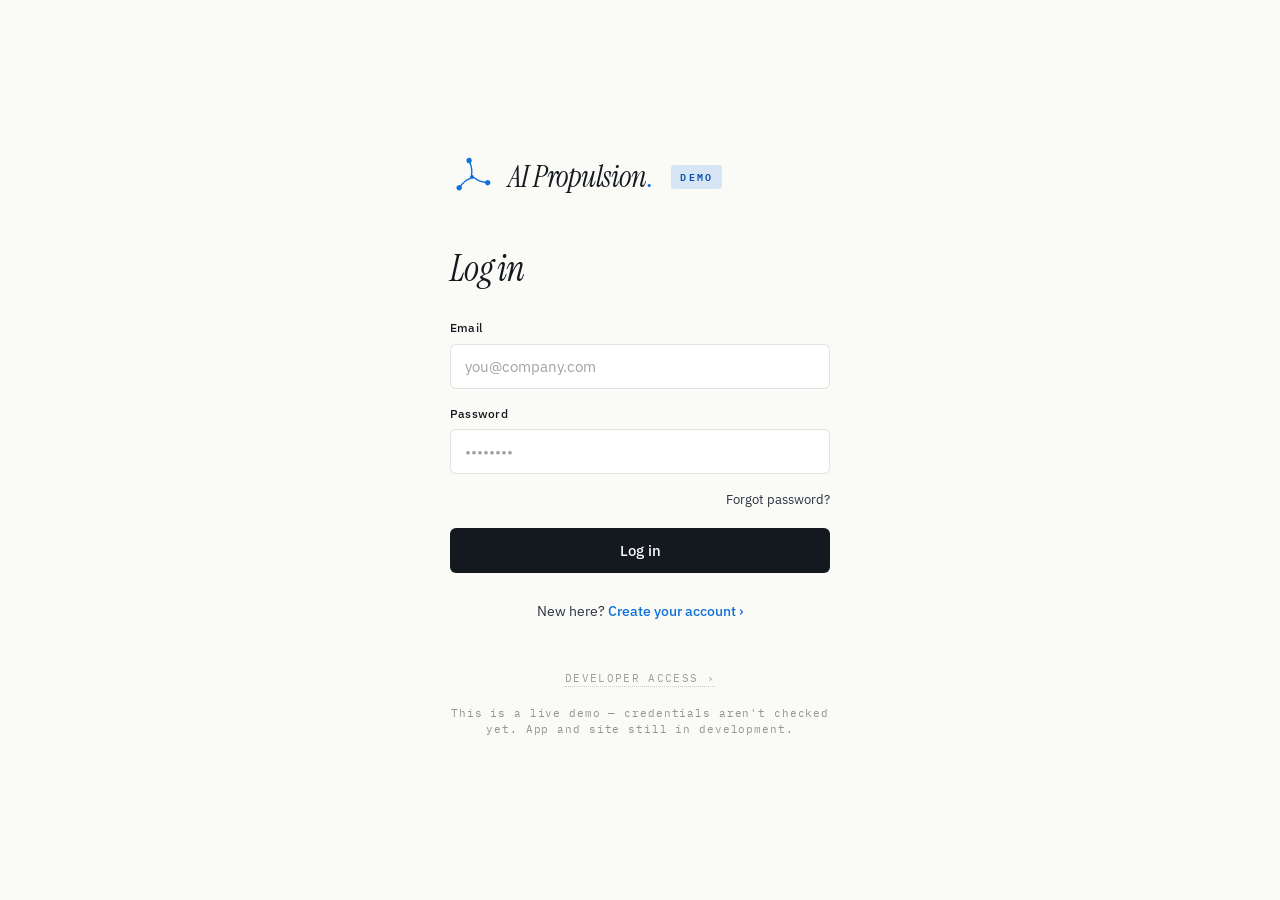
<file: login.html>
<!doctype html>
<html lang="en">
<head>
<meta charset="utf-8" />
<meta name="viewport" content="width=device-width, initial-scale=1" />
<title>Log in — AI Propulsion.</title>
<link rel="preconnect" href="https://fonts.googleapis.com" />
<link rel="preconnect" href="https://fonts.gstatic.com" crossorigin />
<link href="https://fonts.googleapis.com/css2?family=Instrument+Serif:ital@0;1&family=IBM+Plex+Sans:wght@400;500;600&family=IBM+Plex+Mono:wght@400;500;600&display=swap" rel="stylesheet" />
<link rel="stylesheet" href="styles.css" />
<style>
  body { background: var(--paper); }
  .portal-shell {
    min-height: 100vh;
    display: flex;
    align-items: center;
    justify-content: center;
    padding: 48px 24px;
  }
  .portal-card { width: 100%; max-width: 380px; }

  .portal-brand {
    display: inline-flex;
    align-items: center;
    gap: 14px;
    margin-bottom: 48px;
    text-decoration: none;
    padding: 4px 0;
  }
  .portal-brand svg { display: block; }
  .portal-brand .wordmark {
    font-size: 30px;
    letter-spacing: -0.018em;
  }
  .demo-badge {
    display: inline-block;
    padding: 4px 9px;
    background: var(--blue-whisper);
    color: var(--blue-deep);
    font-family: var(--font-mono);
    font-size: 10px;
    font-weight: 600;
    letter-spacing: 0.22em;
    text-transform: uppercase;
    border-radius: 3px;
    margin-left: 6px;
    vertical-align: 6px;
  }
  .demo-note {
    margin-top: 18px;
    text-align: center;
    font-family: var(--font-mono);
    font-size: 11px;
    letter-spacing: 0.08em;
    color: rgba(20, 24, 31, 0.45);
    line-height: 1.5;
  }

  .portal-card h1 {
    font-family: var(--font-display);
    font-style: italic;
    font-weight: 400;
    font-size: 36px;
    line-height: 1.0;
    letter-spacing: -0.02em;
    color: var(--ink);
    margin: 0 0 32px;
  }

  .field {
    margin-bottom: 16px;
    display: flex;
    flex-direction: column;
    gap: 6px;
  }
  .field label {
    font-size: 12px;
    font-weight: 500;
    color: var(--ink);
    letter-spacing: 0.02em;
  }
  .field input {
    background: #ffffff;
    border: 1px solid var(--rule);
    border-radius: 6px;
    padding: 12px 14px;
    font-family: var(--font-sans);
    font-size: 14.5px;
    color: var(--ink);
    outline: none;
    transition: all 0.15s ease;
  }
  .field input::placeholder { color: rgba(20, 24, 31, 0.4); }
  .field input:focus {
    border-color: var(--blue-royal);
    box-shadow: 0 0 0 3px rgba(14, 114, 217, 0.12);
  }

  .row {
    display: flex;
    justify-content: flex-end;
    margin: 4px 0 18px;
  }
  .row a {
    font-size: 12.5px;
    color: var(--ink-2);
    text-decoration: none;
  }
  .row a:hover { color: var(--blue-royal); }

  .submit {
    width: 100%;
    background: var(--ink);
    color: var(--paper);
    border: 0;
    padding: 13px 18px;
    border-radius: 6px;
    font-family: var(--font-sans);
    font-size: 14.5px;
    font-weight: 500;
    cursor: pointer;
    transition: background 0.15s ease;
  }
  .submit:hover { background: var(--ink-2); }

  .alt-link {
    margin-top: 28px;
    text-align: center;
    font-size: 13.5px;
    color: var(--ink-2);
  }
  .alt-link a {
    color: var(--blue-royal);
    font-weight: 500;
    text-decoration: none;
  }
  .alt-link a:hover { color: var(--blue-deep); }

  .dev-tucked {
    margin-top: 48px;
    text-align: center;
    font-family: var(--font-mono);
    font-size: 11px;
    letter-spacing: 0.12em;
    text-transform: uppercase;
  }
  .dev-tucked a {
    color: rgba(20, 24, 31, 0.4);
    text-decoration: none;
    border-bottom: 1px dotted rgba(20, 24, 31, 0.2);
    padding-bottom: 1px;
    transition: color 0.15s ease, border-color 0.15s ease;
  }
  .dev-tucked a:hover { color: var(--ink); border-bottom-color: var(--ink); }
</style>
</head>
<body>

<div class="portal-shell">
  <div class="portal-card">

    <a href="/" class="portal-brand" aria-label="AI Propulsion home">
      <svg viewBox="-50 -50 100 100" width="44" height="44" xmlns="http://www.w3.org/2000/svg" style="overflow:visible">
        <g transform="rotate(-10)">
          <g stroke="#0E72D9" stroke-width="3.2" stroke-linecap="round" fill="none">
            <path d="M 0 -5 Q 5 -20 0 -36"/>
            <path d="M 0 -5 Q 5 -20 0 -36" transform="rotate(120)"/>
            <path d="M 0 -5 Q 5 -20 0 -36" transform="rotate(240)"/>
          </g>
          <g fill="#0E72D9">
            <circle cx="0" cy="-38" r="6"/>
            <circle cx="0" cy="-38" r="6" transform="rotate(120)"/>
            <circle cx="0" cy="-38" r="6" transform="rotate(240)"/>
            <circle r="4.5"/>
          </g>
        </g>
      </svg>
      <span class="wordmark">AI Propulsion<span class="dot">.</span></span>
      <span class="demo-badge">Demo</span>
    </a>

    <h1>Log in</h1>

    <form onsubmit="event.preventDefault(); window.location.href='/chat';">
      <div class="field">
        <label for="email">Email</label>
        <input id="email" name="email" type="email" required placeholder="you@company.com" autocomplete="email" />
      </div>
      <div class="field">
        <label for="password">Password</label>
        <input id="password" name="password" type="password" required placeholder="••••••••" autocomplete="current-password" />
      </div>
      <div class="row">
        <a href="#">Forgot password?</a>
      </div>
      <button type="submit" class="submit">Log in</button>
    </form>

    <p class="alt-link">New here? <a href="/sign-in.html">Create your account &rsaquo;</a></p>

    <p class="dev-tucked"><a href="/sign-in/developer.html">Developer access &rsaquo;</a></p>

    <p class="demo-note">This is a live demo — credentials aren't checked yet. App and site still in development.</p>
  </div>
</div>

</body>
</html>
</file>
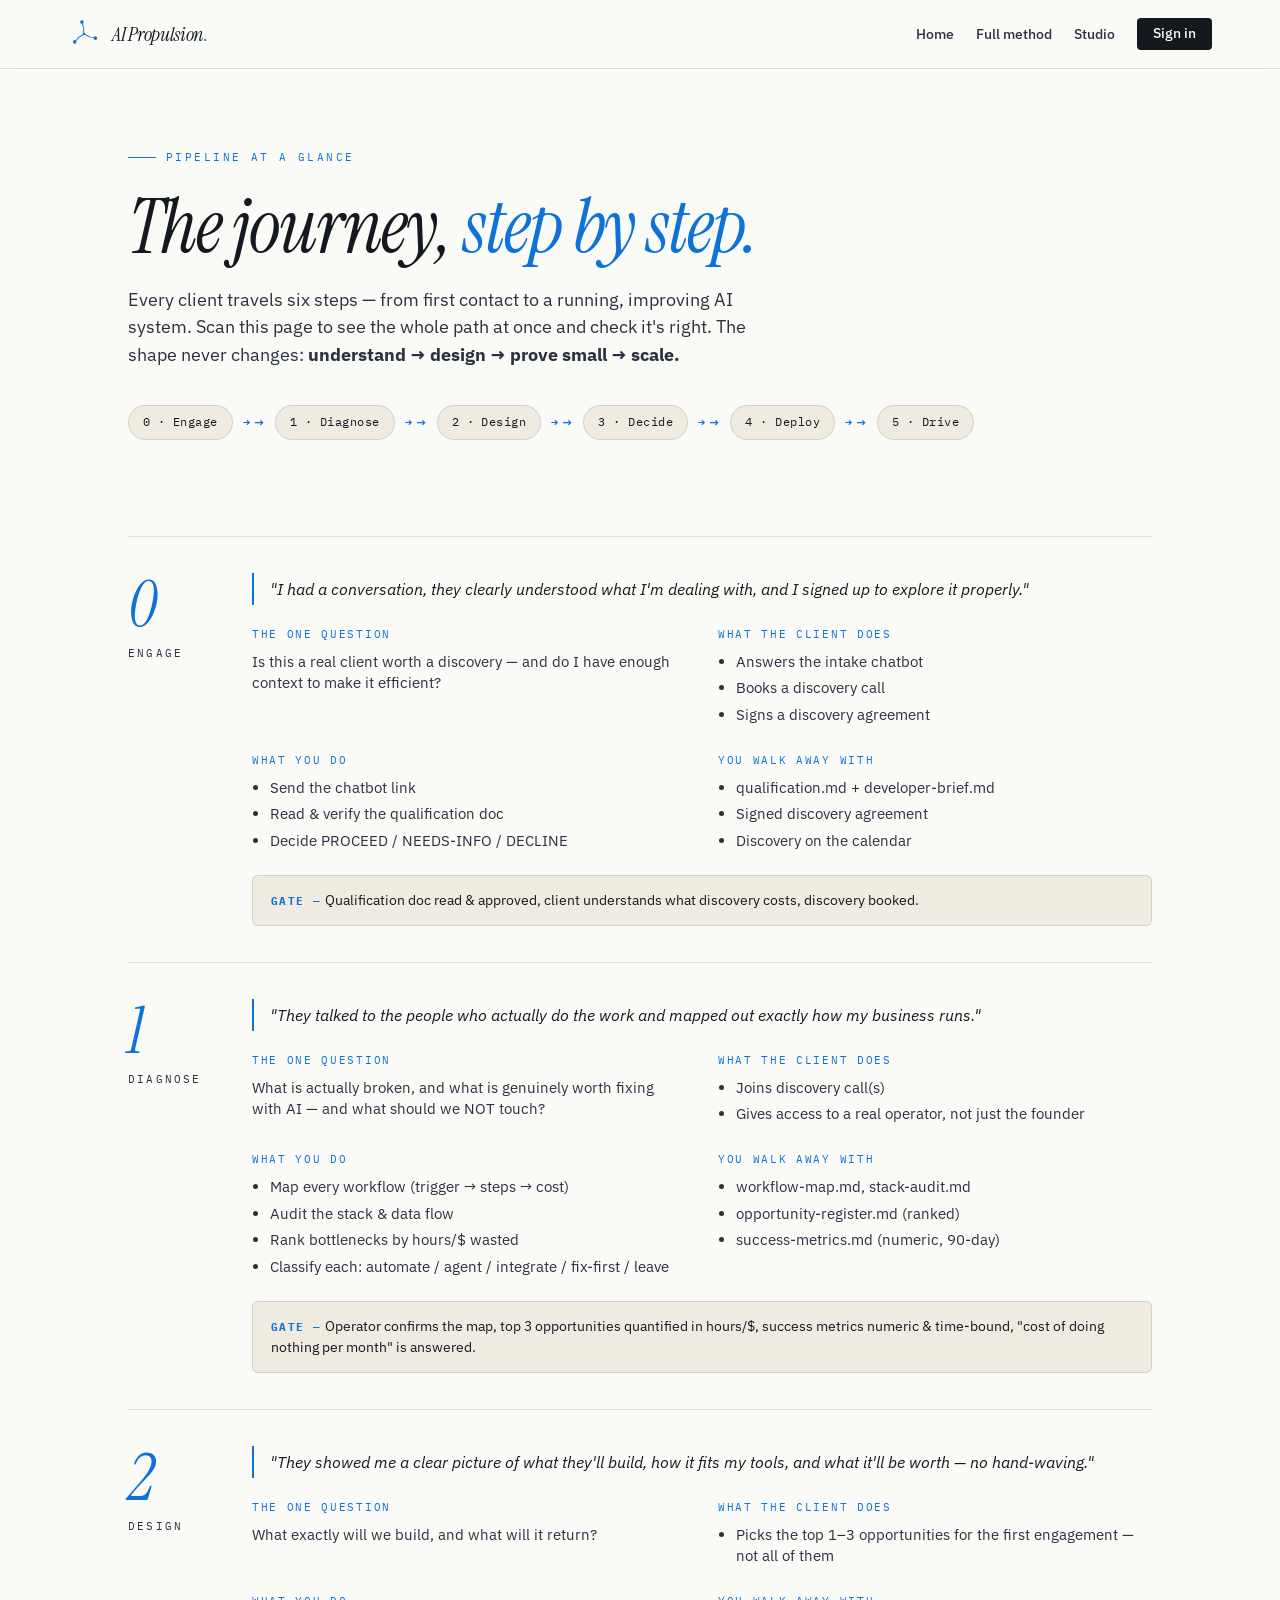
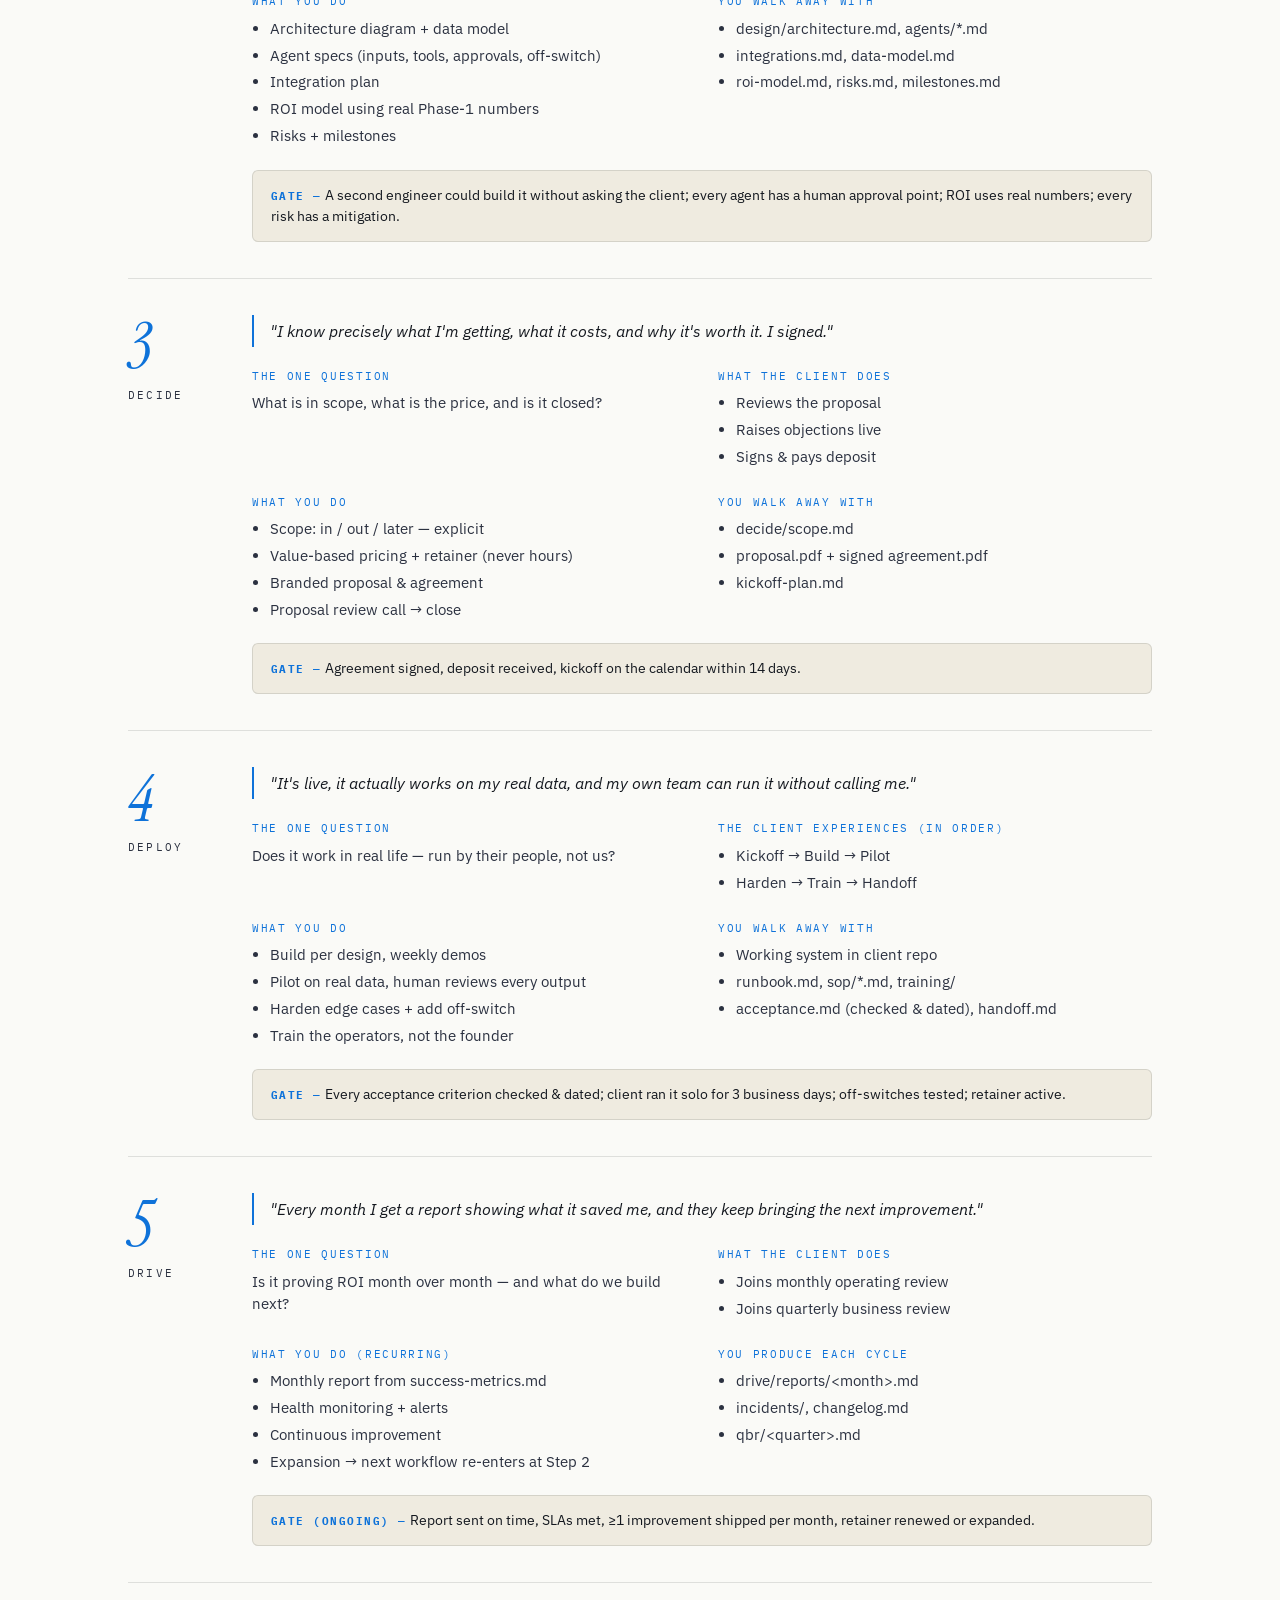
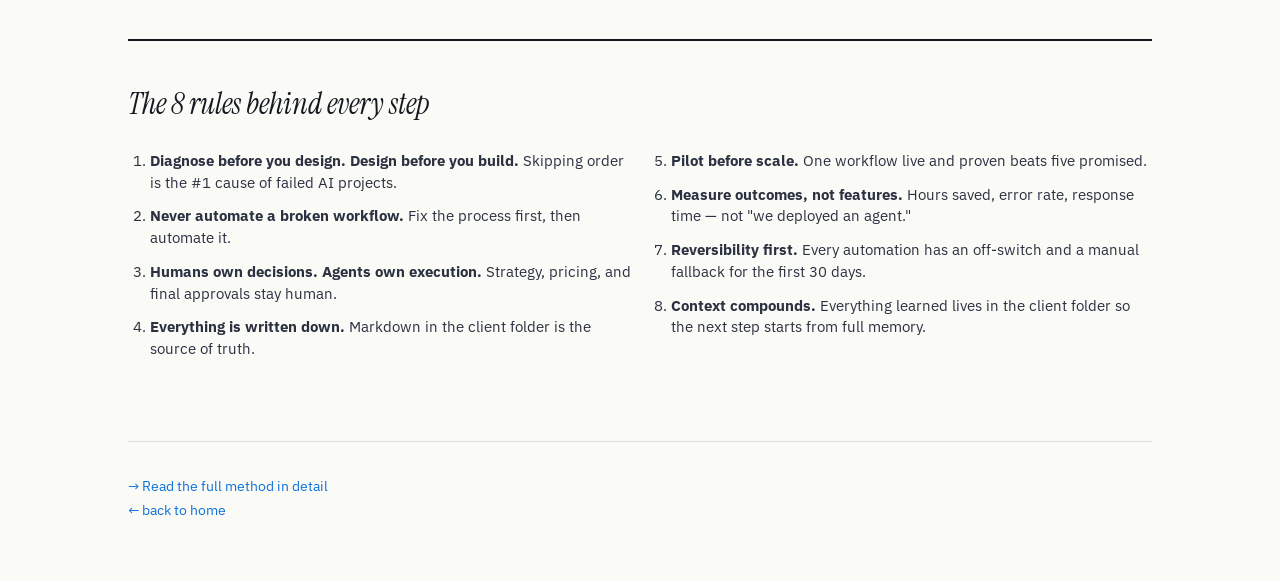
<file: pipeline-design.html>
<!doctype html>
<html lang="en">
<head>
<meta charset="utf-8" />
<meta name="viewport" content="width=device-width, initial-scale=1" />
<title>Pipeline at a Glance — AI Propulsion.</title>
<meta name="description" content="The 6-step client journey, laid out step by step so you can scan it and check it's right." />
<link rel="preconnect" href="https://fonts.googleapis.com" />
<link rel="preconnect" href="https://fonts.gstatic.com" crossorigin />
<link href="https://fonts.googleapis.com/css2?family=Instrument+Serif:ital@0;1&family=IBM+Plex+Sans:wght@400;500;600&family=IBM+Plex+Mono:wght@400;500;600&display=swap" rel="stylesheet" />
<link rel="stylesheet" href="styles.css" />
<style>
  body { background: var(--paper); color: var(--ink); }

  /* — Top nav — */
  .top {
    position: sticky; top: 0; z-index: 50;
    background: rgba(250, 250, 247, 0.85);
    backdrop-filter: saturate(140%) blur(12px);
    -webkit-backdrop-filter: saturate(140%) blur(12px);
    border-bottom: 1px solid var(--rule);
  }
  .top-inner {
    display: flex; align-items: center; justify-content: space-between;
    padding: 18px 28px; max-width: 1200px; margin: 0 auto;
  }
  .brand { display: inline-flex; align-items: center; gap: 12px; text-decoration: none; }
  .brand .wordmark { font-size: 20px; }
  .top-links { display: flex; gap: 22px; align-items: center; }
  .top-links a { color: var(--ink-2); font-size: 13.5px; font-weight: 500; text-decoration: none; }
  .top-links a:hover { color: var(--ink); }
  .top-links .home-cta { background: var(--ink); color: var(--paper); padding: 9px 16px; border-radius: 4px; line-height: 1; }

  .wrap { max-width: 1080px; margin: 0 auto; padding: 0 28px; }

  /* — Header — */
  header.head { padding: 72px 0 40px; }
  .eyebrow {
    display: inline-flex; align-items: center; gap: 10px;
    font-family: var(--font-mono); font-size: 11px;
    letter-spacing: 0.22em; text-transform: uppercase;
    color: var(--blue-royal); margin-bottom: 22px;
  }
  .eyebrow::before { content: ""; width: 28px; height: 1px; background: var(--blue-royal); }
  h1.title {
    font-family: var(--font-display); font-style: italic; font-weight: 400;
    font-size: clamp(44px, 6.5vw, 76px); line-height: 1.02;
    letter-spacing: -0.02em; margin: 0 0 20px;
  }
  h1.title em { color: var(--blue-royal); }
  .lede { font-size: 18px; line-height: 1.55; color: var(--ink-2); max-width: 640px; }

  /* — Flow arrow strip — */
  .flow {
    display: flex; flex-wrap: wrap; gap: 10px; align-items: center;
    margin: 36px 0 8px; font-family: var(--font-mono); font-size: 12px;
  }
  .flow .pill {
    background: var(--paper-warm); border: 1px solid var(--rule);
    border-radius: 999px; padding: 7px 14px; color: var(--ink);
    letter-spacing: 0.04em;
  }
  .flow .arrow { color: var(--blue-royal); font-weight: 600; }

  /* — Steps — */
  .steps { margin: 48px 0 24px; }
  .step {
    display: grid; grid-template-columns: 96px 1fr; gap: 28px;
    padding: 36px 0; border-top: 1px solid var(--rule);
  }
  .step:last-child { border-bottom: 1px solid var(--rule); }
  .step .num {
    font-family: var(--font-display); font-style: italic;
    font-size: 64px; line-height: 1; color: var(--blue-royal);
  }
  .step .label {
    font-family: var(--font-mono); font-size: 11px; letter-spacing: 0.2em;
    text-transform: uppercase; color: var(--ink-2); margin-top: 8px;
  }
  .step h2 {
    font-family: var(--font-display); font-style: italic; font-weight: 400;
    font-size: 34px; line-height: 1.1; margin: 2px 0 18px;
  }
  .quote {
    border-left: 2px solid var(--blue-royal); padding: 4px 0 4px 16px;
    font-size: 16px; line-height: 1.5; color: var(--ink); font-style: italic;
    margin: 0 0 22px;
  }
  .grid2 { display: grid; grid-template-columns: 1fr 1fr; gap: 22px 32px; }
  .block .h {
    font-family: var(--font-mono); font-size: 10.5px; letter-spacing: 0.16em;
    text-transform: uppercase; color: var(--blue-royal); margin: 0 0 8px;
  }
  .block ul { margin: 0; padding-left: 18px; }
  .block li { font-size: 14.5px; line-height: 1.5; color: var(--ink-2); margin-bottom: 5px; }
  .block p { font-size: 14.5px; line-height: 1.5; color: var(--ink-2); margin: 0; }
  .question { font-size: 15px; color: var(--ink); }
  .question strong { color: var(--ink); }

  .gate {
    grid-column: 1 / -1; margin-top: 18px;
    background: var(--paper-warm); border: 1px solid var(--rule);
    border-radius: 6px; padding: 14px 18px;
    font-size: 14px; line-height: 1.5; color: var(--ink);
  }
  .gate b { font-family: var(--font-mono); font-size: 10.5px; letter-spacing: 0.14em;
    text-transform: uppercase; color: var(--blue-royal); }

  /* — Closing principles — */
  .princ { margin: 56px 0 80px; padding-top: 40px; border-top: 2px solid var(--ink); }
  .princ h3 {
    font-family: var(--font-display); font-style: italic; font-weight: 400;
    font-size: 30px; margin: 0 0 22px;
  }
  .princ ol { margin: 0; padding-left: 22px; columns: 2; column-gap: 40px; }
  .princ li { font-size: 14.5px; line-height: 1.5; color: var(--ink-2); margin-bottom: 12px; break-inside: avoid; }
  .foot { padding: 32px 0 60px; border-top: 1px solid var(--rule); }
  .foot a { color: var(--blue-royal); text-decoration: none; font-size: 14px; }

  @media (max-width: 720px) {
    .step { grid-template-columns: 1fr; gap: 8px; }
    .step .num { font-size: 48px; }
    .grid2 { grid-template-columns: 1fr; }
    .princ ol { columns: 1; }
  }
</style>
</head>
<body>

<nav class="top">
  <div class="top-inner">
    <a class="brand" href="index.html">
      <svg viewBox="-50 -50 100 100" width="32" height="32" xmlns="http://www.w3.org/2000/svg" style="overflow: visible">
        <g transform="rotate(-10)">
          <g stroke="#0E72D9" stroke-width="2.9" stroke-linecap="round" fill="none">
            <path d="M 0 -5 Q 5 -20 0 -36"/>
            <path d="M 0 -5 Q 5 -20 0 -36" transform="rotate(120)"/>
            <path d="M 0 -5 Q 5 -20 0 -36" transform="rotate(240)"/>
          </g>
          <g fill="#0E72D9">
            <circle cx="0" cy="-38" r="5.5"/>
            <circle cx="0" cy="-38" r="5.5" transform="rotate(120)"/>
            <circle cx="0" cy="-38" r="5.5" transform="rotate(240)"/>
            <circle r="4"/>
          </g>
        </g>
      </svg>
      <span class="wordmark">AI Propulsion<span class="dot">.</span></span>
    </a>
    <div class="top-links">
      <a href="index.html">Home</a>
      <a href="pipeline.html">Full method</a>
      <a href="studio.html">Studio</a>
      <a href="sign-in.html" class="home-cta">Sign in</a>
    </div>
  </div>
</nav>

<div class="wrap">
  <header class="head">
    <div class="eyebrow">Pipeline at a glance</div>
    <h1 class="title">The journey, <em>step by step.</em></h1>
    <p class="lede">Every client travels six steps — from first contact to a running, improving AI system. Scan this page to see the whole path at once and check it's right. The shape never changes: <strong>understand → design → prove small → scale.</strong></p>

    <div class="flow">
      <span class="pill">0 · Engage</span><span class="arrow">→</span>
      <span class="pill">1 · Diagnose</span><span class="arrow">→</span>
      <span class="pill">2 · Design</span><span class="arrow">→</span>
      <span class="pill">3 · Decide</span><span class="arrow">→</span>
      <span class="pill">4 · Deploy</span><span class="arrow">→</span>
      <span class="pill">5 · Drive</span>
    </div>
  </header>

  <section class="steps">

    <!-- 0 -->
    <article class="step">
      <div>
        <div class="num">0</div>
        <div class="label">Engage</div>
      </div>
      <div>
        <p class="quote">"I had a conversation, they clearly understood what I'm dealing with, and I signed up to explore it properly."</p>
        <div class="grid2">
          <div class="block">
            <p class="h">The one question</p>
            <p class="question">Is this a real client worth a discovery — and do I have enough context to make it efficient?</p>
          </div>
          <div class="block">
            <p class="h">What the client does</p>
            <ul><li>Answers the intake chatbot</li><li>Books a discovery call</li><li>Signs a discovery agreement</li></ul>
          </div>
          <div class="block">
            <p class="h">What you do</p>
            <ul><li>Send the chatbot link</li><li>Read &amp; verify the qualification doc</li><li>Decide PROCEED / NEEDS-INFO / DECLINE</li></ul>
          </div>
          <div class="block">
            <p class="h">You walk away with</p>
            <ul><li>qualification.md + developer-brief.md</li><li>Signed discovery agreement</li><li>Discovery on the calendar</li></ul>
          </div>
        </div>
        <div class="gate"><b>Gate —</b> Qualification doc read &amp; approved, client understands what discovery costs, discovery booked.</div>
      </div>
    </article>

    <!-- 1 -->
    <article class="step">
      <div>
        <div class="num">1</div>
        <div class="label">Diagnose</div>
      </div>
      <div>
        <p class="quote">"They talked to the people who actually do the work and mapped out exactly how my business runs."</p>
        <div class="grid2">
          <div class="block">
            <p class="h">The one question</p>
            <p class="question">What is actually broken, and what is genuinely worth fixing with AI — and what should we NOT touch?</p>
          </div>
          <div class="block">
            <p class="h">What the client does</p>
            <ul><li>Joins discovery call(s)</li><li>Gives access to a real operator, not just the founder</li></ul>
          </div>
          <div class="block">
            <p class="h">What you do</p>
            <ul><li>Map every workflow (trigger → steps → cost)</li><li>Audit the stack &amp; data flow</li><li>Rank bottlenecks by hours/$ wasted</li><li>Classify each: automate / agent / integrate / fix-first / leave</li></ul>
          </div>
          <div class="block">
            <p class="h">You walk away with</p>
            <ul><li>workflow-map.md, stack-audit.md</li><li>opportunity-register.md (ranked)</li><li>success-metrics.md (numeric, 90-day)</li></ul>
          </div>
        </div>
        <div class="gate"><b>Gate —</b> Operator confirms the map, top 3 opportunities quantified in hours/$, success metrics numeric &amp; time-bound, "cost of doing nothing per month" is answered.</div>
      </div>
    </article>

    <!-- 2 -->
    <article class="step">
      <div>
        <div class="num">2</div>
        <div class="label">Design</div>
      </div>
      <div>
        <p class="quote">"They showed me a clear picture of what they'll build, how it fits my tools, and what it'll be worth — no hand-waving."</p>
        <div class="grid2">
          <div class="block">
            <p class="h">The one question</p>
            <p class="question">What exactly will we build, and what will it return?</p>
          </div>
          <div class="block">
            <p class="h">What the client does</p>
            <ul><li>Picks the top 1–3 opportunities for the first engagement — not all of them</li></ul>
          </div>
          <div class="block">
            <p class="h">What you do</p>
            <ul><li>Architecture diagram + data model</li><li>Agent specs (inputs, tools, approvals, off-switch)</li><li>Integration plan</li><li>ROI model using real Phase-1 numbers</li><li>Risks + milestones</li></ul>
          </div>
          <div class="block">
            <p class="h">You walk away with</p>
            <ul><li>design/architecture.md, agents/*.md</li><li>integrations.md, data-model.md</li><li>roi-model.md, risks.md, milestones.md</li></ul>
          </div>
        </div>
        <div class="gate"><b>Gate —</b> A second engineer could build it without asking the client; every agent has a human approval point; ROI uses real numbers; every risk has a mitigation.</div>
      </div>
    </article>

    <!-- 3 -->
    <article class="step">
      <div>
        <div class="num">3</div>
        <div class="label">Decide</div>
      </div>
      <div>
        <p class="quote">"I know precisely what I'm getting, what it costs, and why it's worth it. I signed."</p>
        <div class="grid2">
          <div class="block">
            <p class="h">The one question</p>
            <p class="question">What is in scope, what is the price, and is it closed?</p>
          </div>
          <div class="block">
            <p class="h">What the client does</p>
            <ul><li>Reviews the proposal</li><li>Raises objections live</li><li>Signs &amp; pays deposit</li></ul>
          </div>
          <div class="block">
            <p class="h">What you do</p>
            <ul><li>Scope: in / out / later — explicit</li><li>Value-based pricing + retainer (never hours)</li><li>Branded proposal &amp; agreement</li><li>Proposal review call → close</li></ul>
          </div>
          <div class="block">
            <p class="h">You walk away with</p>
            <ul><li>decide/scope.md</li><li>proposal.pdf + signed agreement.pdf</li><li>kickoff-plan.md</li></ul>
          </div>
        </div>
        <div class="gate"><b>Gate —</b> Agreement signed, deposit received, kickoff on the calendar within 14 days.</div>
      </div>
    </article>

    <!-- 4 -->
    <article class="step">
      <div>
        <div class="num">4</div>
        <div class="label">Deploy</div>
      </div>
      <div>
        <p class="quote">"It's live, it actually works on my real data, and my own team can run it without calling me."</p>
        <div class="grid2">
          <div class="block">
            <p class="h">The one question</p>
            <p class="question">Does it work in real life — run by their people, not us?</p>
          </div>
          <div class="block">
            <p class="h">The client experiences (in order)</p>
            <ul><li>Kickoff → Build → Pilot</li><li>Harden → Train → Handoff</li></ul>
          </div>
          <div class="block">
            <p class="h">What you do</p>
            <ul><li>Build per design, weekly demos</li><li>Pilot on real data, human reviews every output</li><li>Harden edge cases + add off-switch</li><li>Train the operators, not the founder</li></ul>
          </div>
          <div class="block">
            <p class="h">You walk away with</p>
            <ul><li>Working system in client repo</li><li>runbook.md, sop/*.md, training/</li><li>acceptance.md (checked &amp; dated), handoff.md</li></ul>
          </div>
        </div>
        <div class="gate"><b>Gate —</b> Every acceptance criterion checked &amp; dated; client ran it solo for 3 business days; off-switches tested; retainer active.</div>
      </div>
    </article>

    <!-- 5 -->
    <article class="step">
      <div>
        <div class="num">5</div>
        <div class="label">Drive</div>
      </div>
      <div>
        <p class="quote">"Every month I get a report showing what it saved me, and they keep bringing the next improvement."</p>
        <div class="grid2">
          <div class="block">
            <p class="h">The one question</p>
            <p class="question">Is it proving ROI month over month — and what do we build next?</p>
          </div>
          <div class="block">
            <p class="h">What the client does</p>
            <ul><li>Joins monthly operating review</li><li>Joins quarterly business review</li></ul>
          </div>
          <div class="block">
            <p class="h">What you do (recurring)</p>
            <ul><li>Monthly report from success-metrics.md</li><li>Health monitoring + alerts</li><li>Continuous improvement</li><li>Expansion → next workflow re-enters at Step 2</li></ul>
          </div>
          <div class="block">
            <p class="h">You produce each cycle</p>
            <ul><li>drive/reports/&lt;month&gt;.md</li><li>incidents/, changelog.md</li><li>qbr/&lt;quarter&gt;.md</li></ul>
          </div>
        </div>
        <div class="gate"><b>Gate (ongoing) —</b> Report sent on time, SLAs met, ≥1 improvement shipped per month, retainer renewed or expanded.</div>
      </div>
    </article>

  </section>

  <section class="princ">
    <h3>The 8 rules behind every step</h3>
    <ol>
      <li><strong>Diagnose before you design. Design before you build.</strong> Skipping order is the #1 cause of failed AI projects.</li>
      <li><strong>Never automate a broken workflow.</strong> Fix the process first, then automate it.</li>
      <li><strong>Humans own decisions. Agents own execution.</strong> Strategy, pricing, and final approvals stay human.</li>
      <li><strong>Everything is written down.</strong> Markdown in the client folder is the source of truth.</li>
      <li><strong>Pilot before scale.</strong> One workflow live and proven beats five promised.</li>
      <li><strong>Measure outcomes, not features.</strong> Hours saved, error rate, response time — not "we deployed an agent."</li>
      <li><strong>Reversibility first.</strong> Every automation has an off-switch and a manual fallback for the first 30 days.</li>
      <li><strong>Context compounds.</strong> Everything learned lives in the client folder so the next step starts from full memory.</li>
    </ol>
  </section>

  <div class="foot">
    <a href="pipeline.html">→ Read the full method in detail</a><br>
    <a href="index.html">← back to home</a>
  </div>
</div>

</body>
</html>
</file>
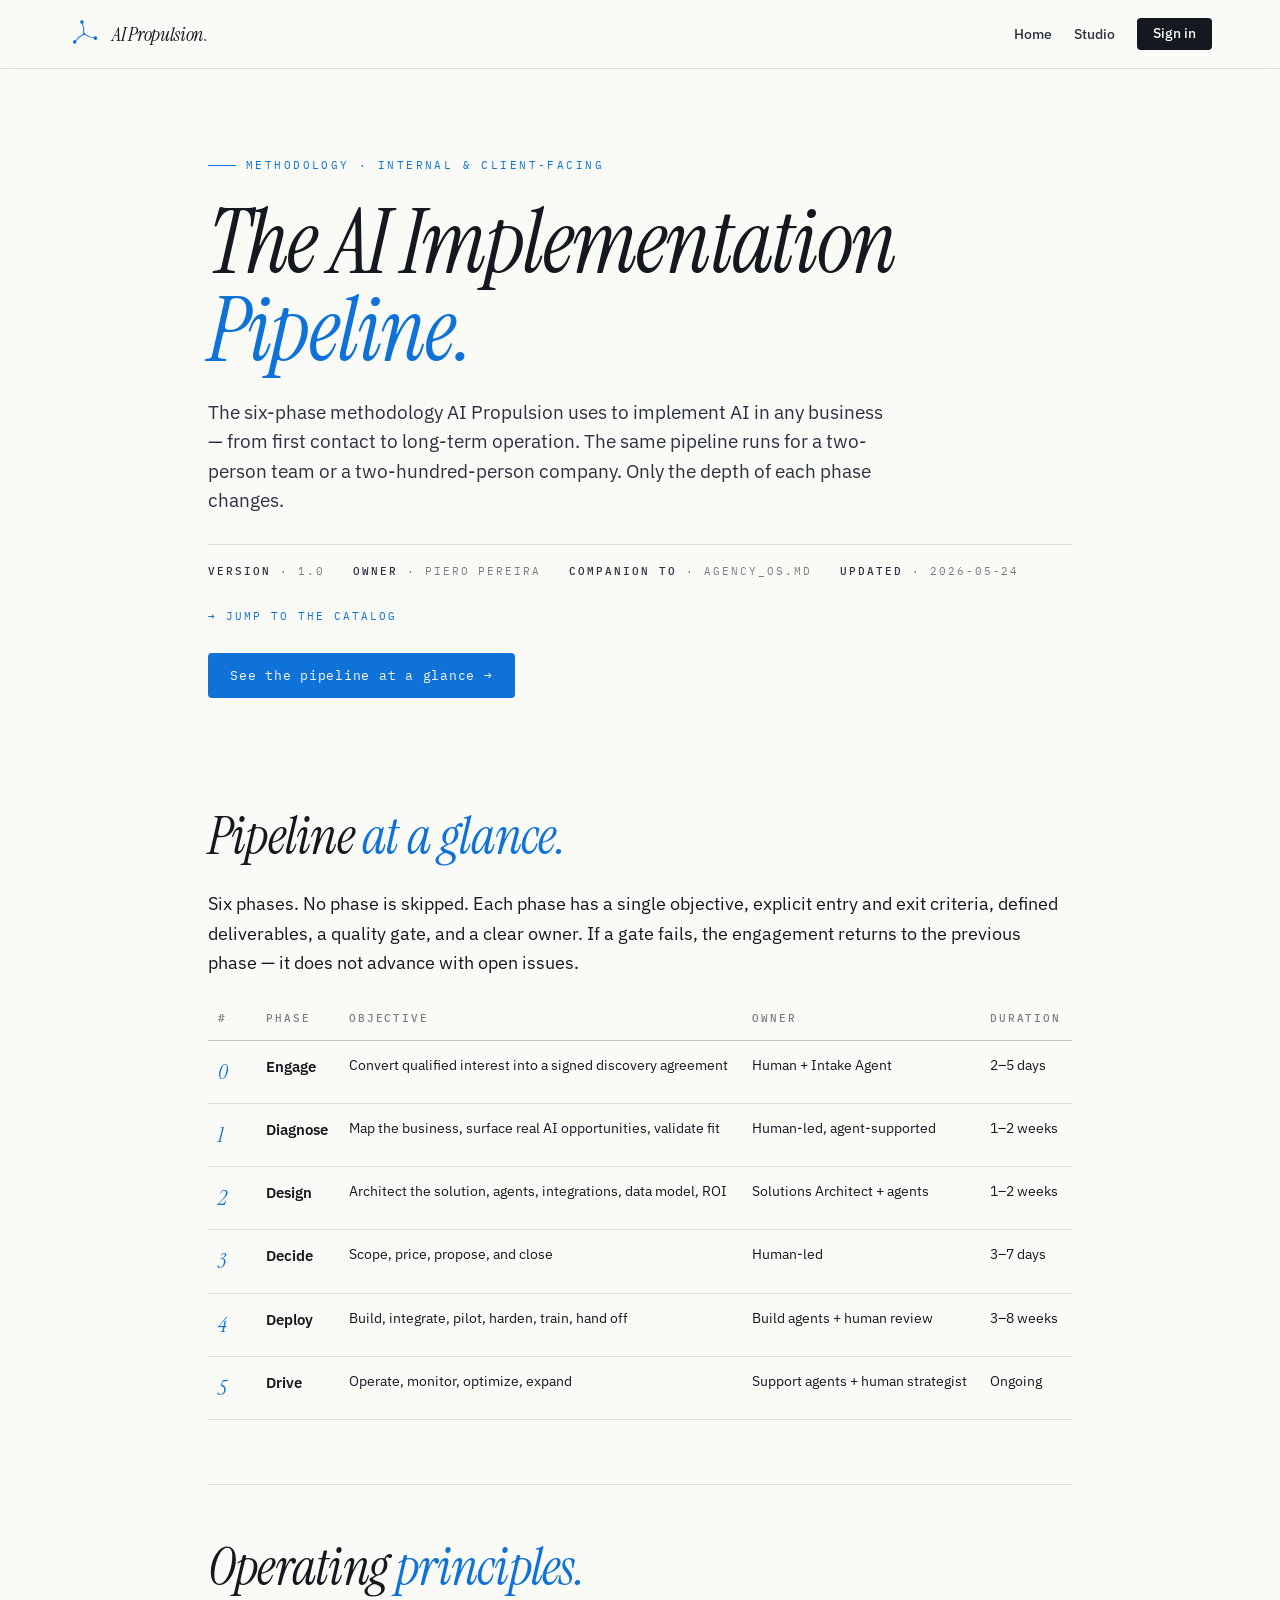
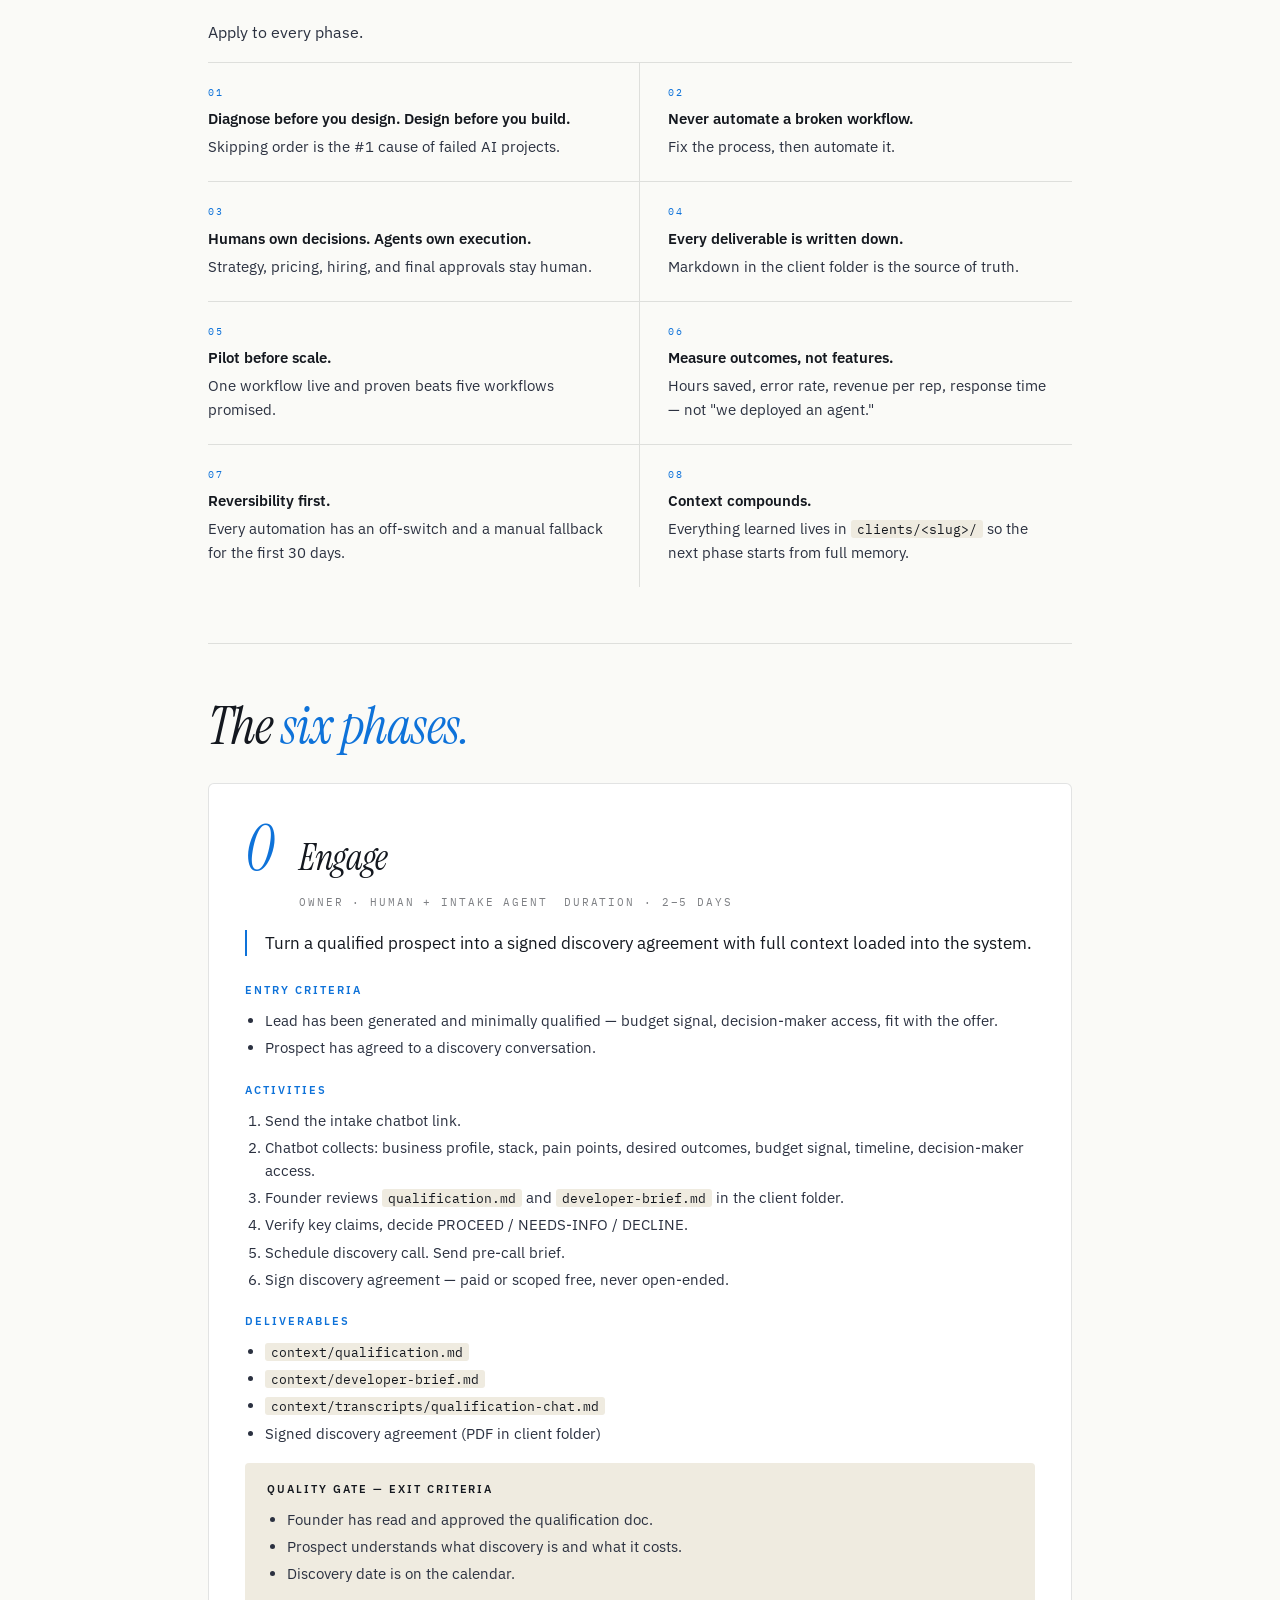
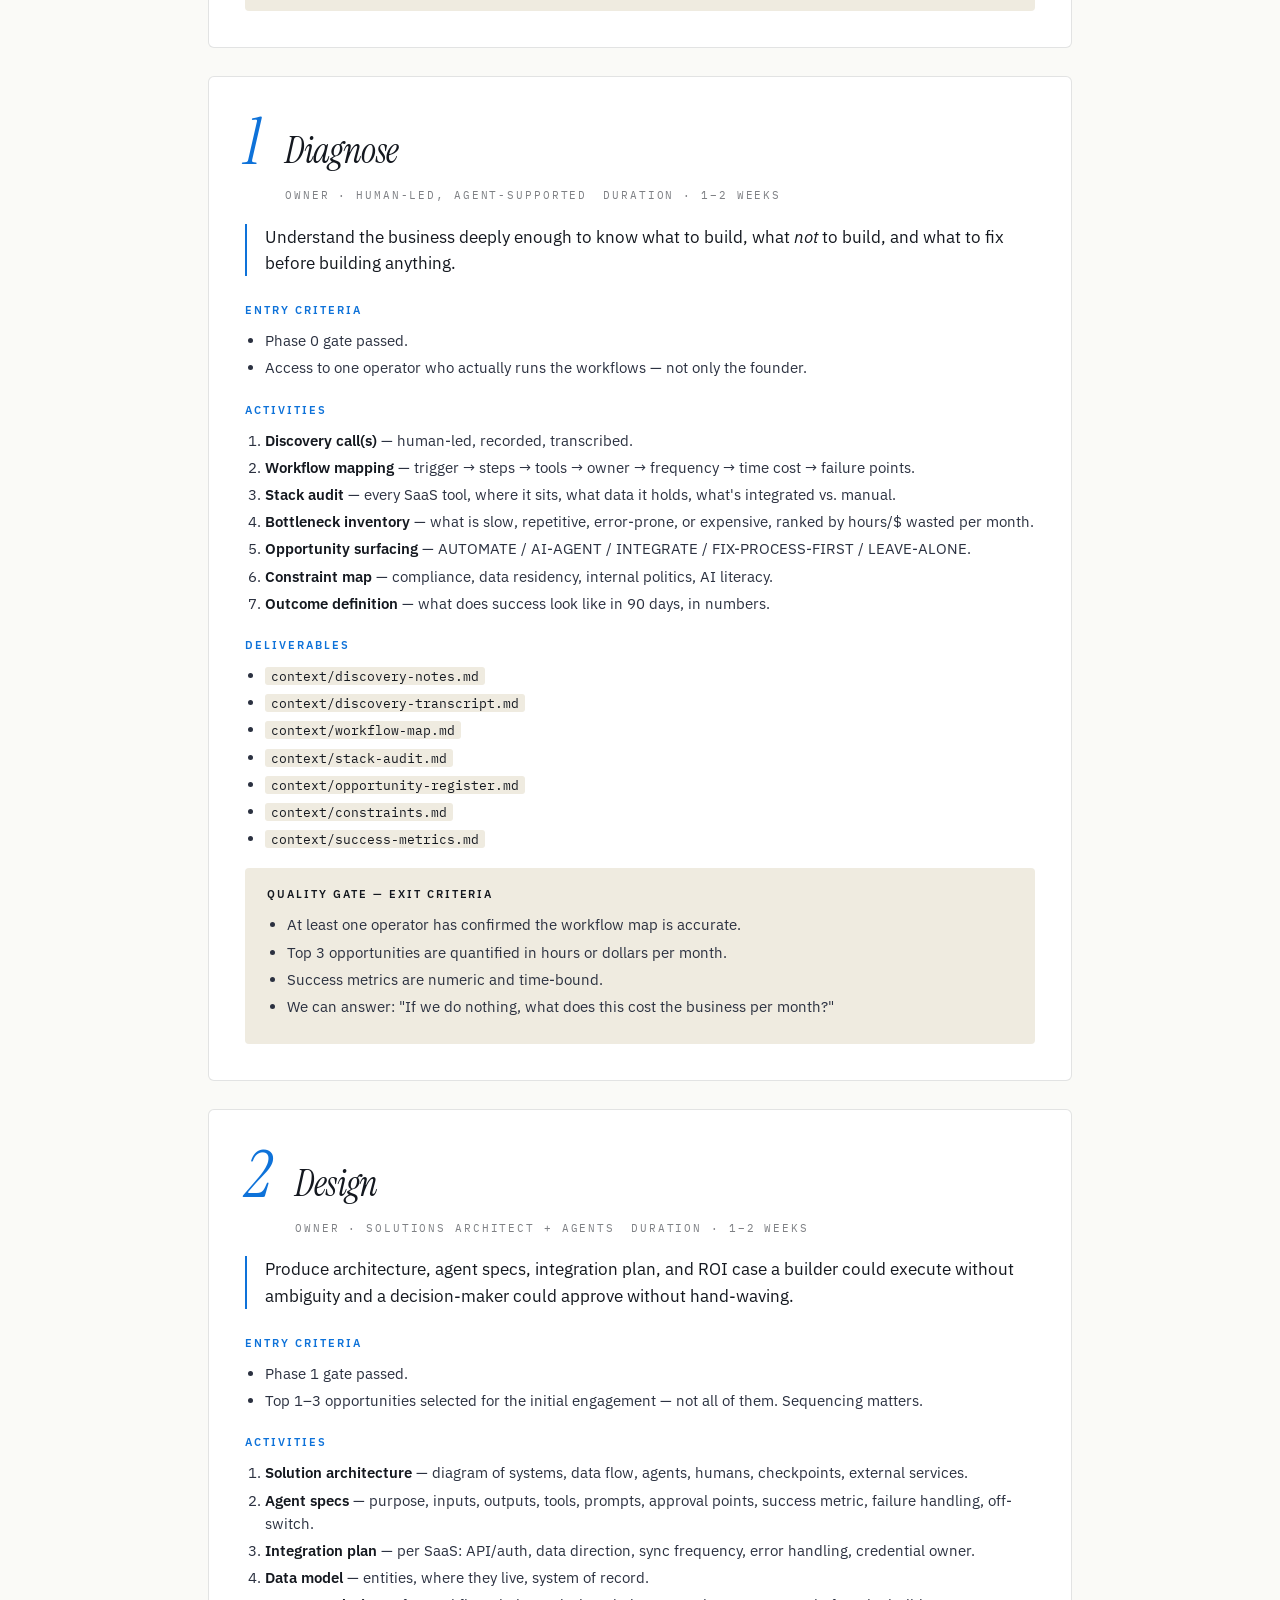
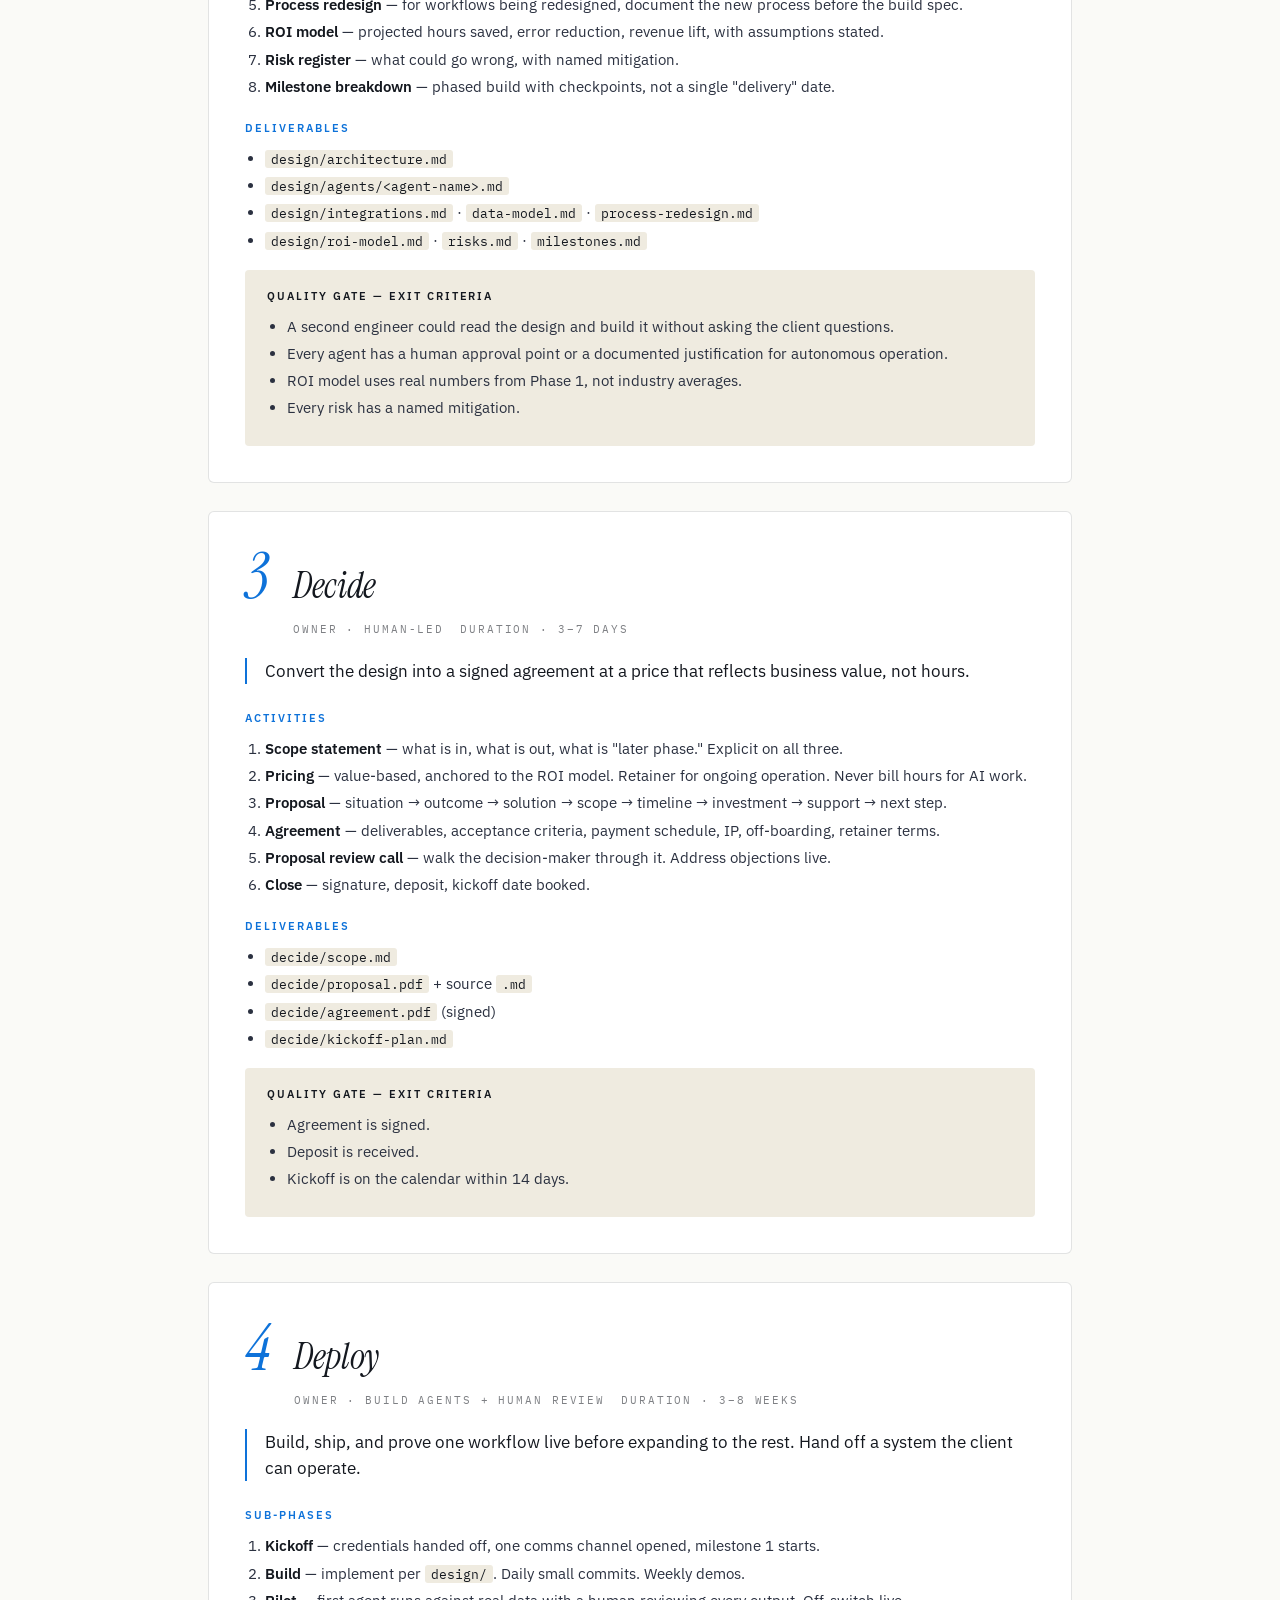
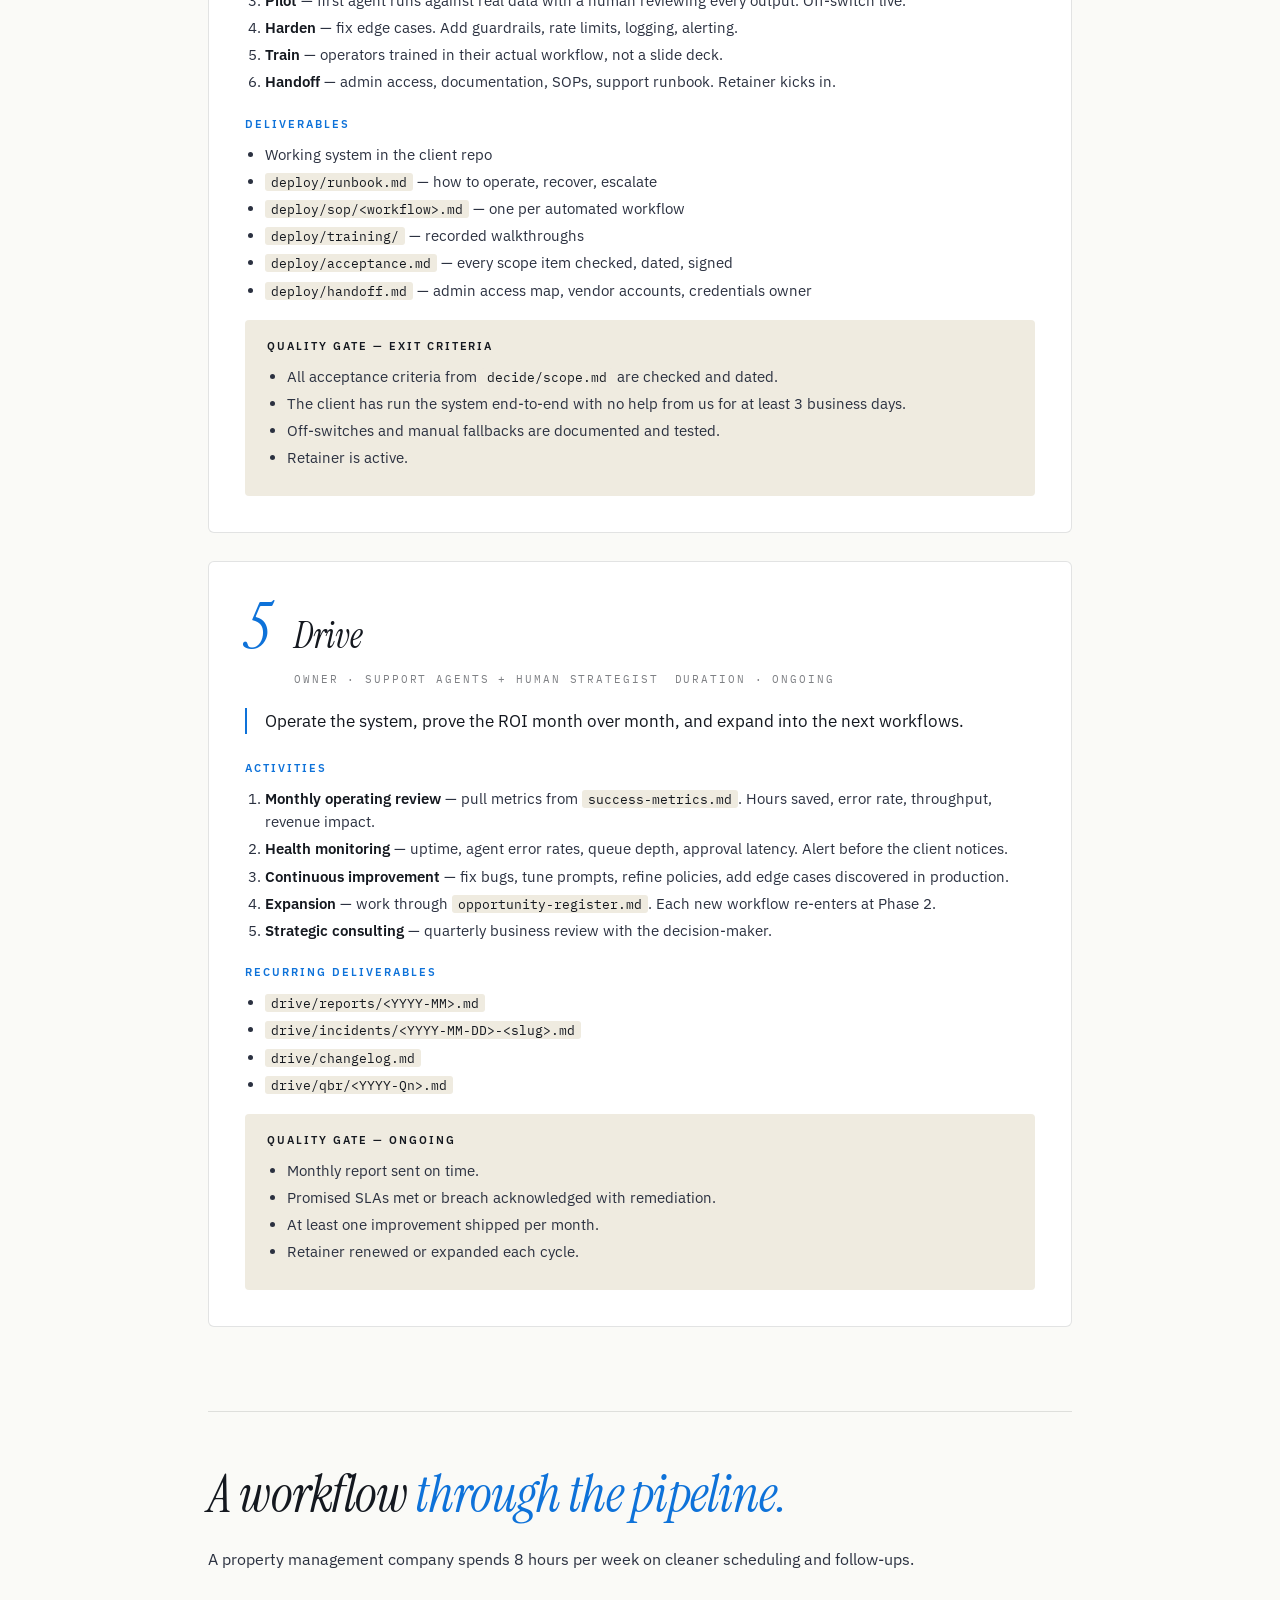
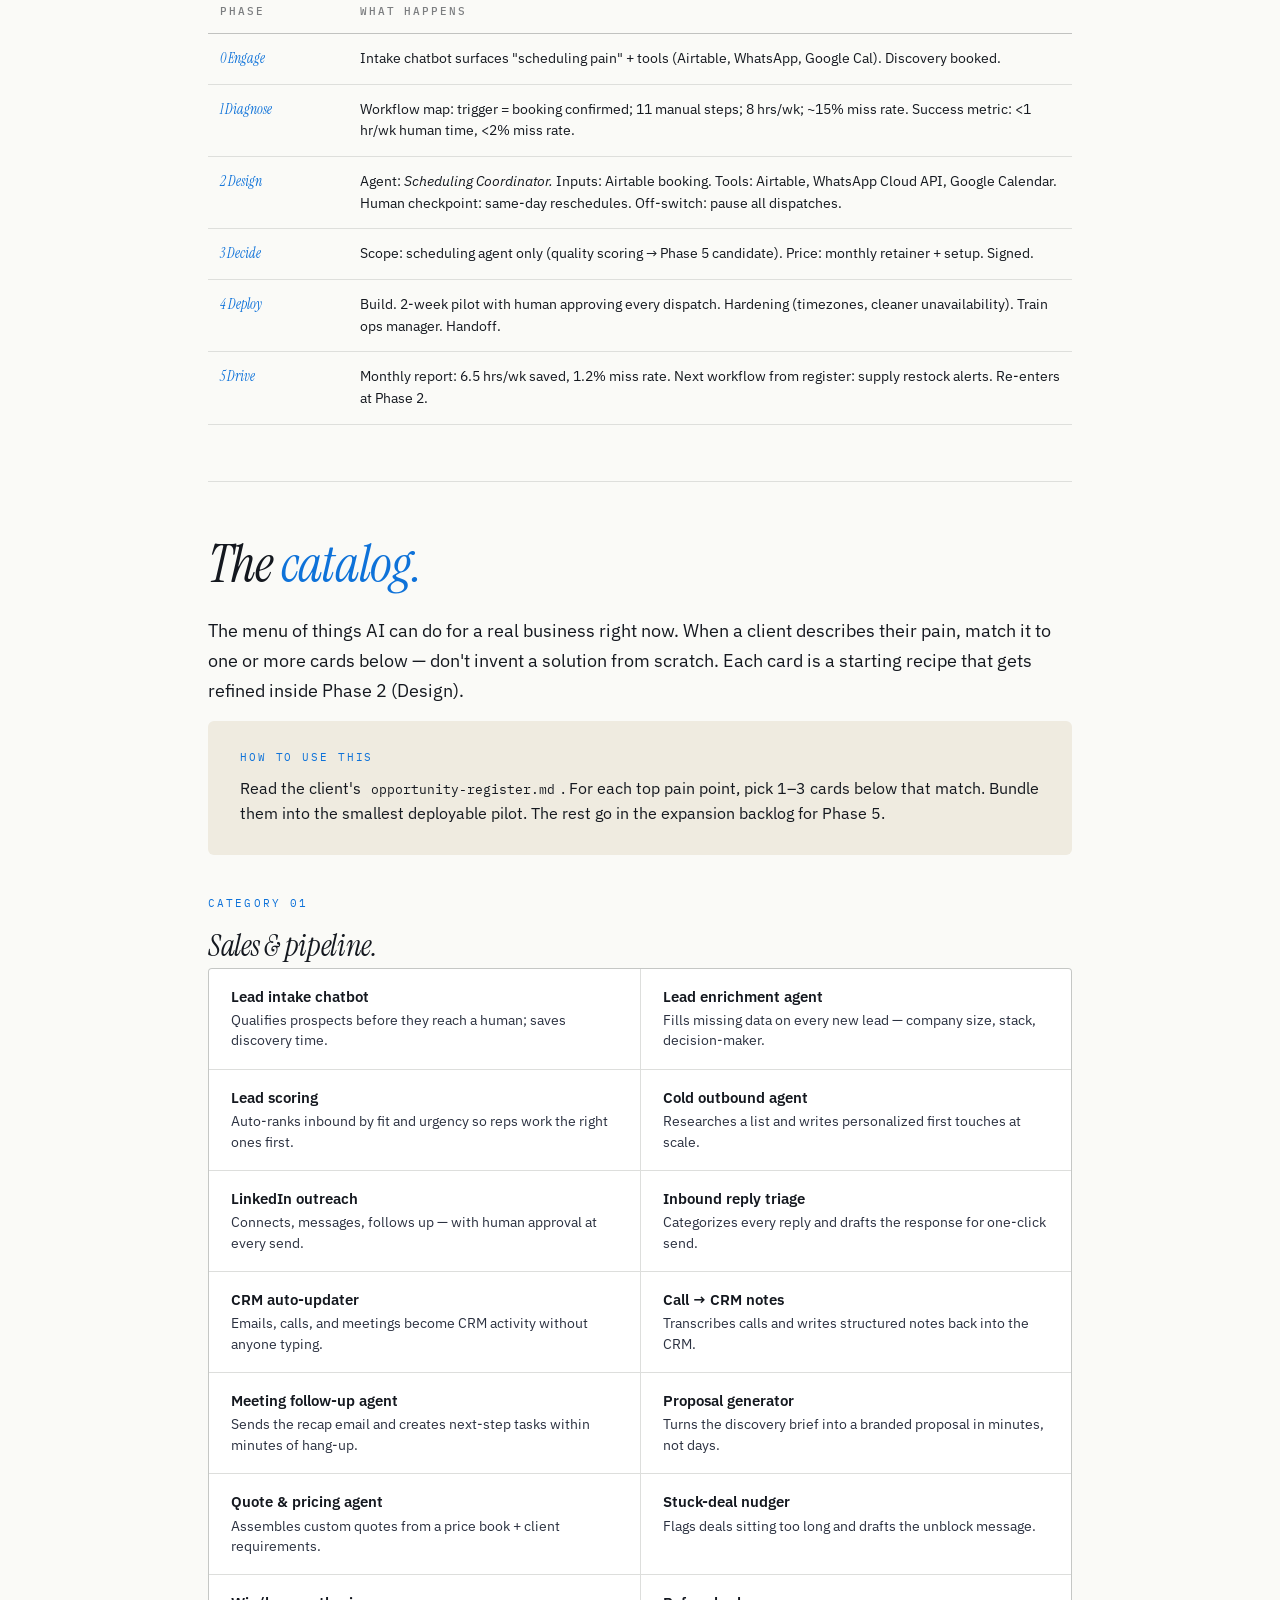
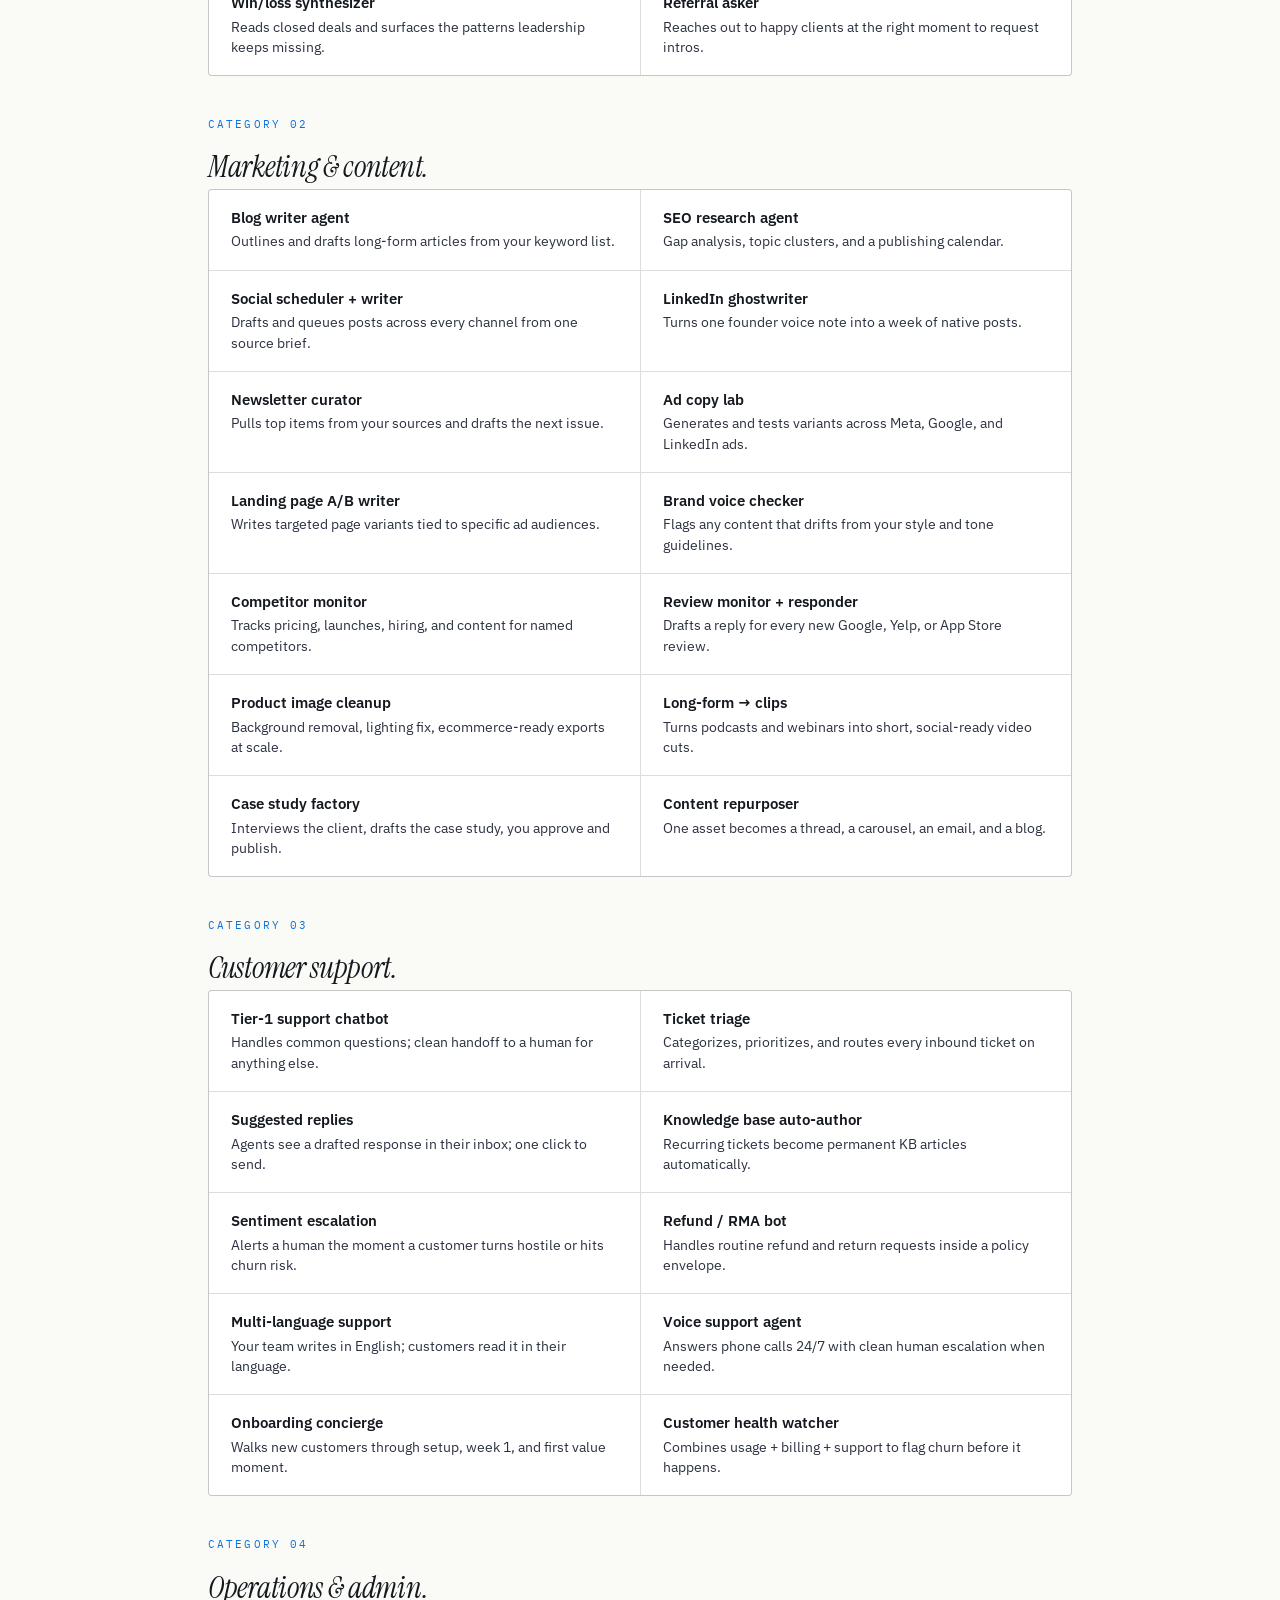
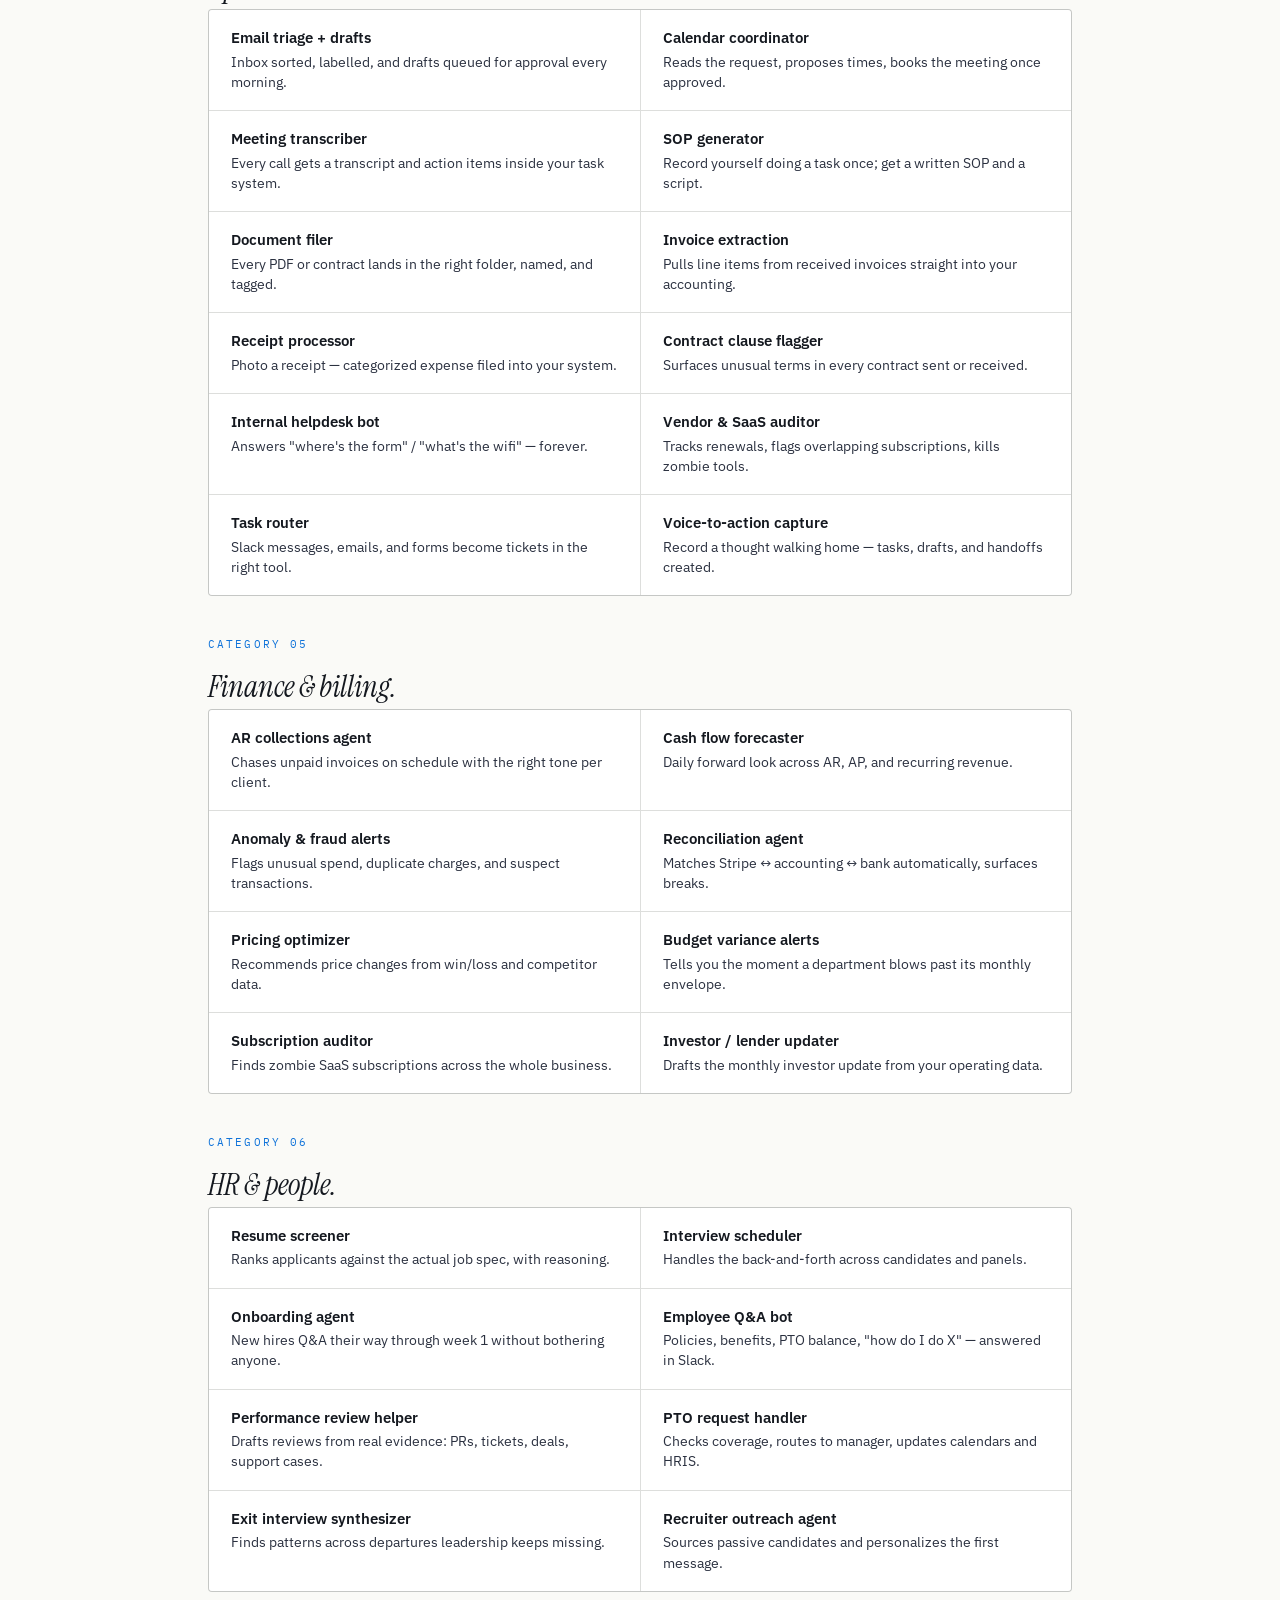
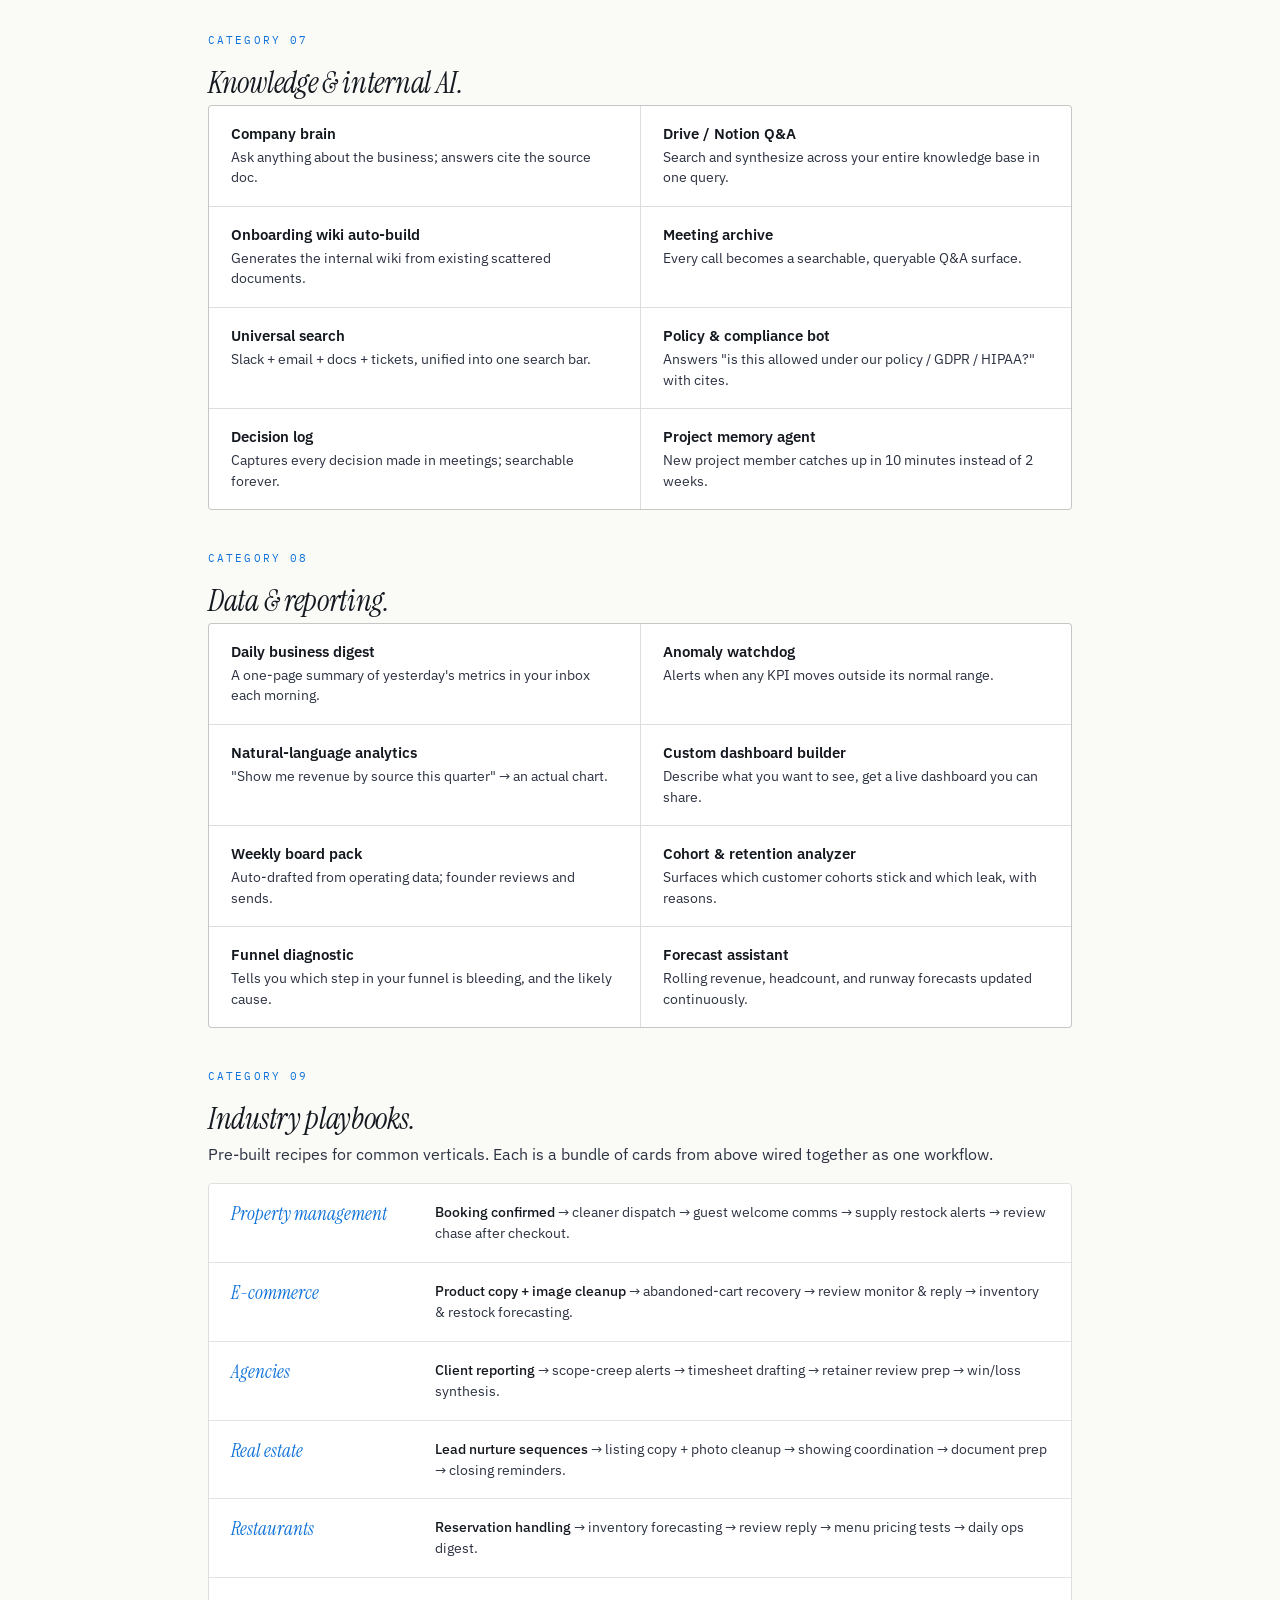
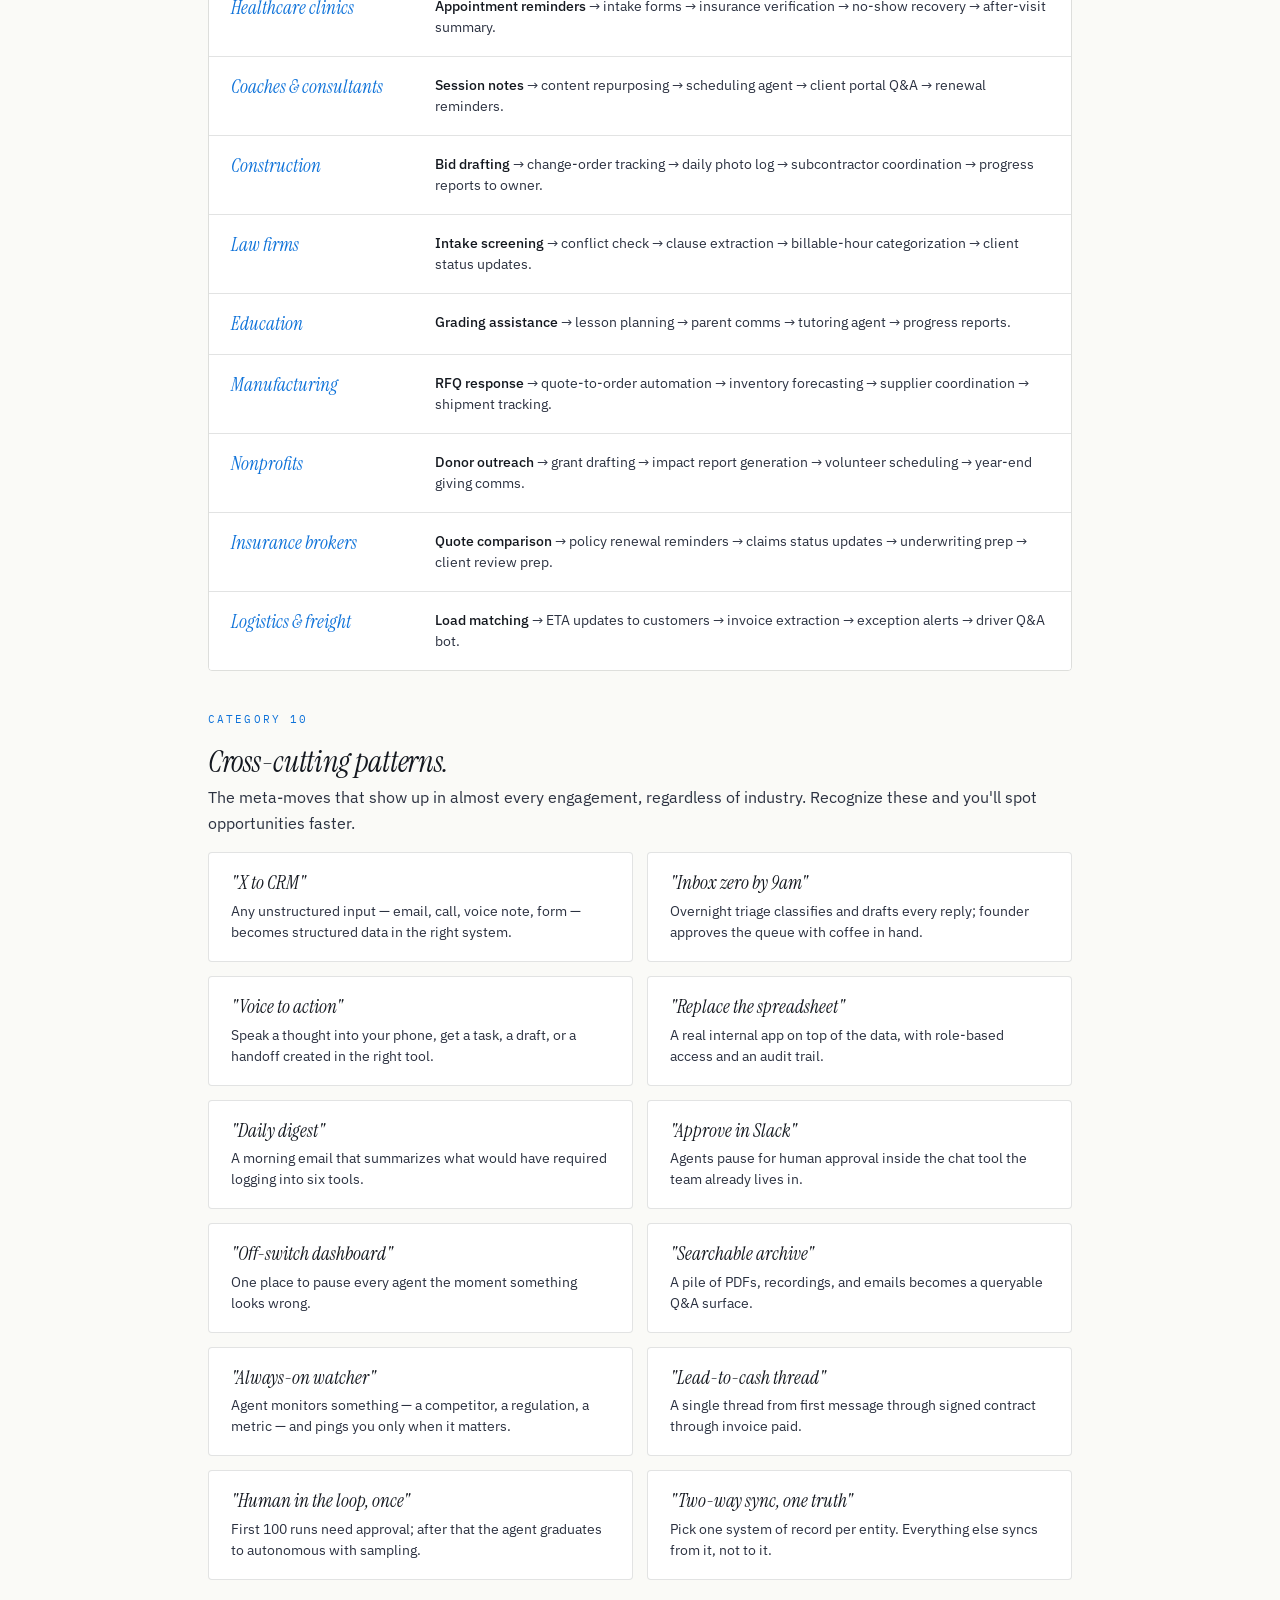
<file: pipeline.html>
<!doctype html>
<html lang="en">
<head>
<meta charset="utf-8" />
<meta name="viewport" content="width=device-width, initial-scale=1" />
<title>The AI Implementation Pipeline — AI Propulsion.</title>
<meta name="description" content="The six-phase methodology AI Propulsion uses to implement AI in any business — from first contact to long-term operation." />
<link rel="preconnect" href="https://fonts.googleapis.com" />
<link rel="preconnect" href="https://fonts.gstatic.com" crossorigin />
<link href="https://fonts.googleapis.com/css2?family=Instrument+Serif:ital@0;1&family=IBM+Plex+Sans:wght@400;500;600&family=IBM+Plex+Mono:wght@400;500;600&display=swap" rel="stylesheet" />
<link rel="stylesheet" href="styles.css" />
<style>
  body { background: var(--paper); color: var(--ink); }

  .container-doc { max-width: 920px; margin: 0 auto; padding: 0 28px; }

  /* — Top nav — */
  .top {
    position: sticky; top: 0; z-index: 50;
    background: rgba(250, 250, 247, 0.85);
    backdrop-filter: saturate(140%) blur(12px);
    -webkit-backdrop-filter: saturate(140%) blur(12px);
    border-bottom: 1px solid var(--rule);
  }
  .top-inner {
    display: flex; align-items: center; justify-content: space-between;
    padding: 18px 28px; max-width: 1200px; margin: 0 auto;
  }
  .brand { display: inline-flex; align-items: center; gap: 12px; text-decoration: none; }
  .brand svg { display: block; }
  .brand .wordmark { font-size: 20px; }
  .top-links { display: flex; gap: 22px; align-items: center; }
  .top-links a {
    color: var(--ink-2); font-size: 13.5px; font-weight: 500;
    text-decoration: none;
  }
  .top-links a:hover { color: var(--ink); }
  .top-links .home-cta {
    background: var(--ink); color: var(--paper);
    padding: 9px 16px; border-radius: 4px; line-height: 1;
  }
  .top-links .home-cta:hover { background: var(--ink-2); color: var(--paper); }

  /* — Header — */
  header.doc-head { padding: 80px 0 56px; }
  .eyebrow {
    display: inline-flex; align-items: center; gap: 10px;
    font-family: var(--font-mono); font-size: 11px;
    letter-spacing: 0.22em; text-transform: uppercase;
    color: var(--blue-royal); margin-bottom: 24px;
  }
  .eyebrow::before { content: ""; width: 28px; height: 1px; background: var(--blue-royal); }
  h1.title {
    font-family: var(--font-display);
    font-style: italic; font-weight: 400;
    font-size: clamp(48px, 7vw, 88px);
    line-height: 1.0; letter-spacing: -0.02em;
    color: var(--ink); margin: 0 0 24px;
  }
  h1.title em { color: var(--blue-royal); font-style: italic; }
  p.dek {
    font-size: 19px; line-height: 1.55; color: var(--ink-2);
    max-width: 680px; margin: 0 0 28px;
  }
  .meta-row {
    display: flex; gap: 28px; flex-wrap: wrap;
    font-family: var(--font-mono); font-size: 11px;
    letter-spacing: 0.18em; text-transform: uppercase;
    color: rgba(20, 24, 31, 0.55);
    padding-top: 18px; border-top: 1px solid var(--rule);
  }
  .meta-row strong { color: var(--ink-2); font-weight: 500; }

  /* — Section scaffolding — */
  section { padding: 56px 0; border-top: 1px solid var(--rule); }
  section:first-of-type { border-top: none; }
  h2 {
    font-family: var(--font-display);
    font-style: italic; font-weight: 400;
    font-size: clamp(34px, 4.4vw, 52px);
    line-height: 1.05; letter-spacing: -0.015em;
    color: var(--ink); margin: 0 0 24px;
  }
  h2 em { color: var(--blue-royal); }
  h3 {
    font-family: var(--font-sans);
    font-size: 13.5px; font-weight: 600;
    letter-spacing: 0.06em; text-transform: uppercase;
    color: var(--ink-2); margin: 28px 0 10px;
  }
  p { font-size: 16px; line-height: 1.65; color: var(--ink-2); margin: 0 0 16px; }
  p.lead { font-size: 18px; color: var(--ink); }
  ul, ol { padding-left: 22px; margin: 0 0 16px; }
  ul li, ol li { margin: 6px 0; line-height: 1.6; color: var(--ink-2); }
  strong { color: var(--ink); font-weight: 600; }
  code {
    font-family: var(--font-mono); font-size: 12.5px;
    background: var(--paper-warm); padding: 1px 6px; border-radius: 3px;
    color: var(--ink);
  }

  /* — Pipeline table — */
  .pipeline-table {
    width: 100%; border-collapse: collapse;
    font-size: 14px; margin: 18px 0 8px;
  }
  .pipeline-table th, .pipeline-table td {
    text-align: left; padding: 14px 10px;
    border-bottom: 1px solid var(--rule); vertical-align: top;
  }
  .pipeline-table th {
    font-family: var(--font-mono); font-size: 10.5px;
    font-weight: 500; letter-spacing: 0.18em; text-transform: uppercase;
    color: rgba(20, 24, 31, 0.55); border-bottom: 1px solid var(--rule-strong);
  }
  .pipeline-table td.num {
    font-family: var(--font-display); font-style: italic;
    font-size: 22px; color: var(--blue-royal); width: 48px;
  }
  .pipeline-table td.phase strong {
    font-family: var(--font-sans); font-size: 15px;
    color: var(--ink); display: block;
  }

  /* — Principles grid — */
  .principles { display: grid; grid-template-columns: repeat(2, 1fr); gap: 0; margin-top: 16px; }
  .principle {
    padding: 22px 22px 22px 0; border-top: 1px solid var(--rule);
  }
  .principle:nth-child(odd) { padding-right: 28px; border-right: 1px solid var(--rule); }
  .principle:nth-child(even) { padding-left: 28px; }
  .principle .n {
    font-family: var(--font-mono); font-size: 10px; letter-spacing: 0.2em;
    color: var(--blue-royal); margin-bottom: 8px;
  }
  .principle h4 {
    font-family: var(--font-sans); font-size: 15px; font-weight: 600;
    color: var(--ink); margin: 0 0 6px; line-height: 1.4;
  }
  .principle p { font-size: 14.5px; margin: 0; color: var(--ink-2); }

  /* — Phase card — */
  .phase-card {
    border: 1px solid var(--rule);
    border-radius: 6px;
    padding: 36px;
    margin: 28px 0;
    background: #fff;
  }
  .phase-card .head { display: flex; gap: 24px; align-items: baseline; margin-bottom: 8px; }
  .phase-card .num {
    font-family: var(--font-display); font-style: italic;
    font-size: 64px; line-height: 0.9; color: var(--blue-royal);
    flex: 0 0 auto;
  }
  .phase-card .head .title-block { flex: 1; }
  .phase-card h3.phase-title {
    font-family: var(--font-display); font-style: italic; font-weight: 400;
    font-size: 36px; color: var(--ink); margin: 0 0 8px;
    text-transform: none; letter-spacing: -0.01em;
  }
  .phase-card .tag-row {
    display: flex; gap: 16px; flex-wrap: wrap;
    font-family: var(--font-mono); font-size: 10.5px;
    letter-spacing: 0.18em; text-transform: uppercase;
    color: rgba(20, 24, 31, 0.55);
  }
  .phase-card .obj {
    font-size: 17px; line-height: 1.55; color: var(--ink);
    border-left: 2px solid var(--blue-royal); padding-left: 18px;
    margin: 20px 0 26px;
  }
  .phase-card h4 {
    font-family: var(--font-sans); font-size: 11px; font-weight: 600;
    letter-spacing: 0.18em; text-transform: uppercase;
    color: var(--blue-royal); margin: 22px 0 10px;
  }
  .phase-card ul, .phase-card ol { padding-left: 20px; margin: 0 0 8px; }
  .phase-card li { font-size: 14.5px; line-height: 1.6; color: var(--ink-2); margin: 4px 0; }

  .gate {
    background: var(--paper-warm);
    border-radius: 4px;
    padding: 18px 22px;
    margin: 18px 0 0;
  }
  .gate h4 { color: var(--ink); margin-top: 0; }

  /* — Example table — */
  .example-table {
    width: 100%; border-collapse: collapse; font-size: 14px; margin-top: 8px;
  }
  .example-table th, .example-table td {
    text-align: left; padding: 14px 12px;
    border-bottom: 1px solid var(--rule); vertical-align: top;
  }
  .example-table th {
    font-family: var(--font-mono); font-size: 10.5px;
    font-weight: 500; letter-spacing: 0.18em; text-transform: uppercase;
    color: rgba(20, 24, 31, 0.55);
    border-bottom: 1px solid var(--rule-strong);
  }
  .example-table td.ph {
    font-family: var(--font-display); font-style: italic;
    color: var(--blue-royal); white-space: nowrap; width: 140px;
  }

  /* — Anti-patterns — */
  .anti {
    background: var(--ink); color: rgba(255, 255, 255, 0.86);
    border-radius: 6px; padding: 40px;
  }
  .anti h2 { color: #fff; }
  .anti h2 em { color: var(--blue-sky); }
  .anti ul { padding-left: 22px; }
  .anti li {
    color: rgba(255, 255, 255, 0.82); margin: 10px 0;
    font-size: 15px; line-height: 1.55;
  }
  .anti li::marker { color: var(--blue-sky); }

  /* — Catalog — */
  .cat-intro {
    background: var(--paper-warm);
    border-radius: 6px;
    padding: 28px 32px;
    margin: 8px 0 36px;
  }
  .cat-intro p { margin: 0; color: var(--ink); font-size: 15.5px; }
  .cat-intro .how {
    font-family: var(--font-mono); font-size: 10.5px;
    letter-spacing: 0.18em; text-transform: uppercase;
    color: var(--blue-royal); margin-bottom: 10px; display: block;
  }

  .cat-group { margin: 40px 0; }
  .cat-group h3.cat-title {
    font-family: var(--font-display); font-style: italic; font-weight: 400;
    font-size: 30px; line-height: 1.05; letter-spacing: -0.01em;
    color: var(--ink); margin: 0 0 6px;
    text-transform: none;
  }
  .cat-group .cat-sub {
    font-family: var(--font-mono); font-size: 10.5px;
    letter-spacing: 0.2em; text-transform: uppercase;
    color: var(--blue-royal); margin: 0 0 18px;
  }
  .cat-group .cat-grid {
    display: grid; grid-template-columns: repeat(2, 1fr);
    gap: 1px; background: var(--rule);
    border: 1px solid var(--rule); border-radius: 4px; overflow: hidden;
  }
  .cat-card {
    background: #fff; padding: 18px 22px;
    display: flex; flex-direction: column; gap: 4px;
  }
  .cat-card .name {
    font-family: var(--font-sans); font-size: 14.5px; font-weight: 600;
    color: var(--ink); line-height: 1.35;
  }
  .cat-card .desc {
    font-family: var(--font-sans); font-size: 13.5px;
    color: var(--ink-2); line-height: 1.5; margin: 0;
  }

  /* Industry playbooks: full-width recipe rows */
  .cat-group .recipe-list {
    display: flex; flex-direction: column;
    border: 1px solid var(--rule); border-radius: 4px; overflow: hidden;
  }
  .recipe-row {
    display: grid; grid-template-columns: 180px 1fr;
    gap: 24px; padding: 18px 22px;
    background: #fff; border-bottom: 1px solid var(--rule);
  }
  .recipe-row:last-child { border-bottom: none; }
  .recipe-row .industry {
    font-family: var(--font-display); font-style: italic;
    font-size: 19px; color: var(--blue-royal);
    line-height: 1.3;
  }
  .recipe-row .recipe {
    font-size: 13.5px; color: var(--ink-2); line-height: 1.55;
  }
  .recipe-row .recipe .step {
    color: var(--ink); font-weight: 500;
  }

  /* Patterns: chip-style */
  .pattern-grid {
    display: grid; grid-template-columns: repeat(2, 1fr);
    gap: 14px;
  }
  .pattern-card {
    border: 1px solid var(--rule); border-radius: 4px;
    padding: 18px 22px; background: #fff;
  }
  .pattern-card .qname {
    font-family: var(--font-display); font-style: italic;
    font-size: 19px; color: var(--ink); line-height: 1.25;
    margin-bottom: 6px;
  }
  .pattern-card .qdesc { font-size: 13.5px; color: var(--ink-2); line-height: 1.55; margin: 0; }

  @media (max-width: 720px) {
    .cat-group .cat-grid { grid-template-columns: 1fr; }
    .pattern-grid { grid-template-columns: 1fr; }
    .recipe-row { grid-template-columns: 1fr; gap: 6px; padding: 16px 18px; }
    .recipe-row .industry { font-size: 17px; }
  }

  /* — Footer — */
  footer.doc-foot {
    padding: 56px 0 80px; border-top: 1px solid var(--rule);
    color: rgba(20, 24, 31, 0.55);
    font-family: var(--font-mono); font-size: 11px;
    letter-spacing: 0.16em; text-transform: uppercase;
  }
  footer.doc-foot .row { display: flex; justify-content: space-between; gap: 16px; flex-wrap: wrap; }

  /* — Mobile — */
  @media (max-width: 720px) {
    .principles { grid-template-columns: 1fr; }
    .principle:nth-child(odd), .principle:nth-child(even) {
      padding: 22px 0; border-right: none;
    }
    .phase-card { padding: 26px 22px; }
    .phase-card .head { flex-direction: column; gap: 4px; }
    .phase-card .num { font-size: 48px; }
    .phase-card h3.phase-title { font-size: 28px; }
    .pipeline-table { font-size: 13px; }
    .pipeline-table td, .pipeline-table th { padding: 10px 6px; }
    .example-table td.ph { width: auto; }
  }
</style>
</head>
<body>

<nav class="top">
  <div class="top-inner">
    <a class="brand" href="index.html">
      <svg viewBox="-50 -50 100 100" width="32" height="32" xmlns="http://www.w3.org/2000/svg" style="overflow: visible">
        <g transform="rotate(-10)">
          <g stroke="#0E72D9" stroke-width="2.9" stroke-linecap="round" fill="none">
            <path d="M 0 -5 Q 5 -20 0 -36"/>
            <path d="M 0 -5 Q 5 -20 0 -36" transform="rotate(120)"/>
            <path d="M 0 -5 Q 5 -20 0 -36" transform="rotate(240)"/>
          </g>
          <g fill="#0E72D9">
            <circle cx="0" cy="-38" r="5.5"/>
            <circle cx="0" cy="-38" r="5.5" transform="rotate(120)"/>
            <circle cx="0" cy="-38" r="5.5" transform="rotate(240)"/>
            <circle r="4"/>
          </g>
        </g>
      </svg>
      <span class="wordmark">AI Propulsion<span class="dot">.</span></span>
    </a>
    <div class="top-links">
      <a href="index.html">Home</a>
      <a href="studio.html">Studio</a>
      <a href="sign-in.html" class="home-cta">Sign in</a>
    </div>
  </div>
</nav>

<div class="container-doc">

  <header class="doc-head">
    <div class="eyebrow">Methodology · Internal &amp; Client-Facing</div>
    <h1 class="title">The AI Implementation <em>Pipeline.</em></h1>
    <p class="dek">The six-phase methodology AI Propulsion uses to implement AI in any business — from first contact to long-term operation. The same pipeline runs for a two-person team or a two-hundred-person company. Only the depth of each phase changes.</p>
    <div class="meta-row">
      <div><strong>Version</strong> · 1.0</div>
      <div><strong>Owner</strong> · Piero Pereira</div>
      <div><strong>Companion to</strong> · AGENCY_OS.md</div>
      <div><strong>Updated</strong> · 2026-05-24</div>
      <div><a href="#catalog" style="color: var(--blue-royal); text-decoration: none;">→ Jump to the Catalog</a></div>
    </div>
    <div style="margin-top: 28px;">
      <a href="pipeline-design.html" style="display: inline-flex; align-items: center; gap: 10px; background: var(--blue-royal); color: var(--paper); font-family: var(--font-mono); font-size: 12.5px; letter-spacing: 0.06em; text-decoration: none; padding: 13px 22px; border-radius: 4px;">
        See the pipeline at a glance →
      </a>
    </div>
  </header>

  <section>
    <h2>Pipeline <em>at a glance.</em></h2>
    <p class="lead">Six phases. No phase is skipped. Each phase has a single objective, explicit entry and exit criteria, defined deliverables, a quality gate, and a clear owner. If a gate fails, the engagement returns to the previous phase — it does not advance with open issues.</p>
    <table class="pipeline-table">
      <thead>
        <tr><th>#</th><th>Phase</th><th>Objective</th><th>Owner</th><th>Duration</th></tr>
      </thead>
      <tbody>
        <tr>
          <td class="num">0</td>
          <td class="phase"><strong>Engage</strong></td>
          <td>Convert qualified interest into a signed discovery agreement</td>
          <td>Human + Intake Agent</td>
          <td>2–5 days</td>
        </tr>
        <tr>
          <td class="num">1</td>
          <td class="phase"><strong>Diagnose</strong></td>
          <td>Map the business, surface real AI opportunities, validate fit</td>
          <td>Human-led, agent-supported</td>
          <td>1–2 weeks</td>
        </tr>
        <tr>
          <td class="num">2</td>
          <td class="phase"><strong>Design</strong></td>
          <td>Architect the solution, agents, integrations, data model, ROI</td>
          <td>Solutions Architect + agents</td>
          <td>1–2 weeks</td>
        </tr>
        <tr>
          <td class="num">3</td>
          <td class="phase"><strong>Decide</strong></td>
          <td>Scope, price, propose, and close</td>
          <td>Human-led</td>
          <td>3–7 days</td>
        </tr>
        <tr>
          <td class="num">4</td>
          <td class="phase"><strong>Deploy</strong></td>
          <td>Build, integrate, pilot, harden, train, hand off</td>
          <td>Build agents + human review</td>
          <td>3–8 weeks</td>
        </tr>
        <tr>
          <td class="num">5</td>
          <td class="phase"><strong>Drive</strong></td>
          <td>Operate, monitor, optimize, expand</td>
          <td>Support agents + human strategist</td>
          <td>Ongoing</td>
        </tr>
      </tbody>
    </table>
  </section>

  <section>
    <h2>Operating <em>principles.</em></h2>
    <p>Apply to every phase.</p>
    <div class="principles">
      <div class="principle">
        <div class="n">01</div>
        <h4>Diagnose before you design. Design before you build.</h4>
        <p>Skipping order is the #1 cause of failed AI projects.</p>
      </div>
      <div class="principle">
        <div class="n">02</div>
        <h4>Never automate a broken workflow.</h4>
        <p>Fix the process, then automate it.</p>
      </div>
      <div class="principle">
        <div class="n">03</div>
        <h4>Humans own decisions. Agents own execution.</h4>
        <p>Strategy, pricing, hiring, and final approvals stay human.</p>
      </div>
      <div class="principle">
        <div class="n">04</div>
        <h4>Every deliverable is written down.</h4>
        <p>Markdown in the client folder is the source of truth.</p>
      </div>
      <div class="principle">
        <div class="n">05</div>
        <h4>Pilot before scale.</h4>
        <p>One workflow live and proven beats five workflows promised.</p>
      </div>
      <div class="principle">
        <div class="n">06</div>
        <h4>Measure outcomes, not features.</h4>
        <p>Hours saved, error rate, revenue per rep, response time — not "we deployed an agent."</p>
      </div>
      <div class="principle">
        <div class="n">07</div>
        <h4>Reversibility first.</h4>
        <p>Every automation has an off-switch and a manual fallback for the first 30 days.</p>
      </div>
      <div class="principle">
        <div class="n">08</div>
        <h4>Context compounds.</h4>
        <p>Everything learned lives in <code>clients/&lt;slug&gt;/</code> so the next phase starts from full memory.</p>
      </div>
    </div>
  </section>

  <section>
    <h2>The <em>six phases.</em></h2>

    <!-- PHASE 0 -->
    <div class="phase-card">
      <div class="head">
        <div class="num">0</div>
        <div class="title-block">
          <h3 class="phase-title">Engage</h3>
          <div class="tag-row">
            <div>Owner · Human + Intake Agent</div>
            <div>Duration · 2–5 days</div>
          </div>
        </div>
      </div>
      <div class="obj">Turn a qualified prospect into a signed discovery agreement with full context loaded into the system.</div>

      <h4>Entry criteria</h4>
      <ul>
        <li>Lead has been generated and minimally qualified — budget signal, decision-maker access, fit with the offer.</li>
        <li>Prospect has agreed to a discovery conversation.</li>
      </ul>

      <h4>Activities</h4>
      <ol>
        <li>Send the intake chatbot link.</li>
        <li>Chatbot collects: business profile, stack, pain points, desired outcomes, budget signal, timeline, decision-maker access.</li>
        <li>Founder reviews <code>qualification.md</code> and <code>developer-brief.md</code> in the client folder.</li>
        <li>Verify key claims, decide PROCEED / NEEDS-INFO / DECLINE.</li>
        <li>Schedule discovery call. Send pre-call brief.</li>
        <li>Sign discovery agreement — paid or scoped free, never open-ended.</li>
      </ol>

      <h4>Deliverables</h4>
      <ul>
        <li><code>context/qualification.md</code></li>
        <li><code>context/developer-brief.md</code></li>
        <li><code>context/transcripts/qualification-chat.md</code></li>
        <li>Signed discovery agreement (PDF in client folder)</li>
      </ul>

      <div class="gate">
        <h4>Quality gate — exit criteria</h4>
        <ul>
          <li>Founder has read and approved the qualification doc.</li>
          <li>Prospect understands what discovery is and what it costs.</li>
          <li>Discovery date is on the calendar.</li>
        </ul>
      </div>
    </div>

    <!-- PHASE 1 -->
    <div class="phase-card">
      <div class="head">
        <div class="num">1</div>
        <div class="title-block">
          <h3 class="phase-title">Diagnose</h3>
          <div class="tag-row">
            <div>Owner · Human-led, agent-supported</div>
            <div>Duration · 1–2 weeks</div>
          </div>
        </div>
      </div>
      <div class="obj">Understand the business deeply enough to know what to build, what <em>not</em> to build, and what to fix before building anything.</div>

      <h4>Entry criteria</h4>
      <ul>
        <li>Phase 0 gate passed.</li>
        <li>Access to one operator who actually runs the workflows — not only the founder.</li>
      </ul>

      <h4>Activities</h4>
      <ol>
        <li><strong>Discovery call(s)</strong> — human-led, recorded, transcribed.</li>
        <li><strong>Workflow mapping</strong> — trigger → steps → tools → owner → frequency → time cost → failure points.</li>
        <li><strong>Stack audit</strong> — every SaaS tool, where it sits, what data it holds, what's integrated vs. manual.</li>
        <li><strong>Bottleneck inventory</strong> — what is slow, repetitive, error-prone, or expensive, ranked by hours/$ wasted per month.</li>
        <li><strong>Opportunity surfacing</strong> — AUTOMATE / AI-AGENT / INTEGRATE / FIX-PROCESS-FIRST / LEAVE-ALONE.</li>
        <li><strong>Constraint map</strong> — compliance, data residency, internal politics, AI literacy.</li>
        <li><strong>Outcome definition</strong> — what does success look like in 90 days, in numbers.</li>
      </ol>

      <h4>Deliverables</h4>
      <ul>
        <li><code>context/discovery-notes.md</code></li>
        <li><code>context/discovery-transcript.md</code></li>
        <li><code>context/workflow-map.md</code></li>
        <li><code>context/stack-audit.md</code></li>
        <li><code>context/opportunity-register.md</code></li>
        <li><code>context/constraints.md</code></li>
        <li><code>context/success-metrics.md</code></li>
      </ul>

      <div class="gate">
        <h4>Quality gate — exit criteria</h4>
        <ul>
          <li>At least one operator has confirmed the workflow map is accurate.</li>
          <li>Top 3 opportunities are quantified in hours or dollars per month.</li>
          <li>Success metrics are numeric and time-bound.</li>
          <li>We can answer: "If we do nothing, what does this cost the business per month?"</li>
        </ul>
      </div>
    </div>

    <!-- PHASE 2 -->
    <div class="phase-card">
      <div class="head">
        <div class="num">2</div>
        <div class="title-block">
          <h3 class="phase-title">Design</h3>
          <div class="tag-row">
            <div>Owner · Solutions Architect + agents</div>
            <div>Duration · 1–2 weeks</div>
          </div>
        </div>
      </div>
      <div class="obj">Produce architecture, agent specs, integration plan, and ROI case a builder could execute without ambiguity and a decision-maker could approve without hand-waving.</div>

      <h4>Entry criteria</h4>
      <ul>
        <li>Phase 1 gate passed.</li>
        <li>Top 1–3 opportunities selected for the initial engagement — not all of them. Sequencing matters.</li>
      </ul>

      <h4>Activities</h4>
      <ol>
        <li><strong>Solution architecture</strong> — diagram of systems, data flow, agents, humans, checkpoints, external services.</li>
        <li><strong>Agent specs</strong> — purpose, inputs, outputs, tools, prompts, approval points, success metric, failure handling, off-switch.</li>
        <li><strong>Integration plan</strong> — per SaaS: API/auth, data direction, sync frequency, error handling, credential owner.</li>
        <li><strong>Data model</strong> — entities, where they live, system of record.</li>
        <li><strong>Process redesign</strong> — for workflows being redesigned, document the new process before the build spec.</li>
        <li><strong>ROI model</strong> — projected hours saved, error reduction, revenue lift, with assumptions stated.</li>
        <li><strong>Risk register</strong> — what could go wrong, with named mitigation.</li>
        <li><strong>Milestone breakdown</strong> — phased build with checkpoints, not a single "delivery" date.</li>
      </ol>

      <h4>Deliverables</h4>
      <ul>
        <li><code>design/architecture.md</code></li>
        <li><code>design/agents/&lt;agent-name&gt;.md</code></li>
        <li><code>design/integrations.md</code> · <code>data-model.md</code> · <code>process-redesign.md</code></li>
        <li><code>design/roi-model.md</code> · <code>risks.md</code> · <code>milestones.md</code></li>
      </ul>

      <div class="gate">
        <h4>Quality gate — exit criteria</h4>
        <ul>
          <li>A second engineer could read the design and build it without asking the client questions.</li>
          <li>Every agent has a human approval point or a documented justification for autonomous operation.</li>
          <li>ROI model uses real numbers from Phase 1, not industry averages.</li>
          <li>Every risk has a named mitigation.</li>
        </ul>
      </div>
    </div>

    <!-- PHASE 3 -->
    <div class="phase-card">
      <div class="head">
        <div class="num">3</div>
        <div class="title-block">
          <h3 class="phase-title">Decide</h3>
          <div class="tag-row">
            <div>Owner · Human-led</div>
            <div>Duration · 3–7 days</div>
          </div>
        </div>
      </div>
      <div class="obj">Convert the design into a signed agreement at a price that reflects business value, not hours.</div>

      <h4>Activities</h4>
      <ol>
        <li><strong>Scope statement</strong> — what is in, what is out, what is "later phase." Explicit on all three.</li>
        <li><strong>Pricing</strong> — value-based, anchored to the ROI model. Retainer for ongoing operation. Never bill hours for AI work.</li>
        <li><strong>Proposal</strong> — situation → outcome → solution → scope → timeline → investment → support → next step.</li>
        <li><strong>Agreement</strong> — deliverables, acceptance criteria, payment schedule, IP, off-boarding, retainer terms.</li>
        <li><strong>Proposal review call</strong> — walk the decision-maker through it. Address objections live.</li>
        <li><strong>Close</strong> — signature, deposit, kickoff date booked.</li>
      </ol>

      <h4>Deliverables</h4>
      <ul>
        <li><code>decide/scope.md</code></li>
        <li><code>decide/proposal.pdf</code> + source <code>.md</code></li>
        <li><code>decide/agreement.pdf</code> (signed)</li>
        <li><code>decide/kickoff-plan.md</code></li>
      </ul>

      <div class="gate">
        <h4>Quality gate — exit criteria</h4>
        <ul>
          <li>Agreement is signed.</li>
          <li>Deposit is received.</li>
          <li>Kickoff is on the calendar within 14 days.</li>
        </ul>
      </div>
    </div>

    <!-- PHASE 4 -->
    <div class="phase-card">
      <div class="head">
        <div class="num">4</div>
        <div class="title-block">
          <h3 class="phase-title">Deploy</h3>
          <div class="tag-row">
            <div>Owner · Build agents + human review</div>
            <div>Duration · 3–8 weeks</div>
          </div>
        </div>
      </div>
      <div class="obj">Build, ship, and prove one workflow live before expanding to the rest. Hand off a system the client can operate.</div>

      <h4>Sub-phases</h4>
      <ol>
        <li><strong>Kickoff</strong> — credentials handed off, one comms channel opened, milestone 1 starts.</li>
        <li><strong>Build</strong> — implement per <code>design/</code>. Daily small commits. Weekly demos.</li>
        <li><strong>Pilot</strong> — first agent runs against real data with a human reviewing every output. Off-switch live.</li>
        <li><strong>Harden</strong> — fix edge cases. Add guardrails, rate limits, logging, alerting.</li>
        <li><strong>Train</strong> — operators trained in their actual workflow, not a slide deck.</li>
        <li><strong>Handoff</strong> — admin access, documentation, SOPs, support runbook. Retainer kicks in.</li>
      </ol>

      <h4>Deliverables</h4>
      <ul>
        <li>Working system in the client repo</li>
        <li><code>deploy/runbook.md</code> — how to operate, recover, escalate</li>
        <li><code>deploy/sop/&lt;workflow&gt;.md</code> — one per automated workflow</li>
        <li><code>deploy/training/</code> — recorded walkthroughs</li>
        <li><code>deploy/acceptance.md</code> — every scope item checked, dated, signed</li>
        <li><code>deploy/handoff.md</code> — admin access map, vendor accounts, credentials owner</li>
      </ul>

      <div class="gate">
        <h4>Quality gate — exit criteria</h4>
        <ul>
          <li>All acceptance criteria from <code>decide/scope.md</code> are checked and dated.</li>
          <li>The client has run the system end-to-end with no help from us for at least 3 business days.</li>
          <li>Off-switches and manual fallbacks are documented and tested.</li>
          <li>Retainer is active.</li>
        </ul>
      </div>
    </div>

    <!-- PHASE 5 -->
    <div class="phase-card">
      <div class="head">
        <div class="num">5</div>
        <div class="title-block">
          <h3 class="phase-title">Drive</h3>
          <div class="tag-row">
            <div>Owner · Support agents + human strategist</div>
            <div>Duration · Ongoing</div>
          </div>
        </div>
      </div>
      <div class="obj">Operate the system, prove the ROI month over month, and expand into the next workflows.</div>

      <h4>Activities</h4>
      <ol>
        <li><strong>Monthly operating review</strong> — pull metrics from <code>success-metrics.md</code>. Hours saved, error rate, throughput, revenue impact.</li>
        <li><strong>Health monitoring</strong> — uptime, agent error rates, queue depth, approval latency. Alert before the client notices.</li>
        <li><strong>Continuous improvement</strong> — fix bugs, tune prompts, refine policies, add edge cases discovered in production.</li>
        <li><strong>Expansion</strong> — work through <code>opportunity-register.md</code>. Each new workflow re-enters at Phase 2.</li>
        <li><strong>Strategic consulting</strong> — quarterly business review with the decision-maker.</li>
      </ol>

      <h4>Recurring deliverables</h4>
      <ul>
        <li><code>drive/reports/&lt;YYYY-MM&gt;.md</code></li>
        <li><code>drive/incidents/&lt;YYYY-MM-DD&gt;-&lt;slug&gt;.md</code></li>
        <li><code>drive/changelog.md</code></li>
        <li><code>drive/qbr/&lt;YYYY-Qn&gt;.md</code></li>
      </ul>

      <div class="gate">
        <h4>Quality gate — ongoing</h4>
        <ul>
          <li>Monthly report sent on time.</li>
          <li>Promised SLAs met or breach acknowledged with remediation.</li>
          <li>At least one improvement shipped per month.</li>
          <li>Retainer renewed or expanded each cycle.</li>
        </ul>
      </div>
    </div>
  </section>

  <section>
    <h2>A workflow <em>through the pipeline.</em></h2>
    <p>A property management company spends 8 hours per week on cleaner scheduling and follow-ups.</p>
    <table class="example-table">
      <thead>
        <tr><th>Phase</th><th>What happens</th></tr>
      </thead>
      <tbody>
        <tr><td class="ph">0 Engage</td><td>Intake chatbot surfaces "scheduling pain" + tools (Airtable, WhatsApp, Google Cal). Discovery booked.</td></tr>
        <tr><td class="ph">1 Diagnose</td><td>Workflow map: trigger = booking confirmed; 11 manual steps; 8 hrs/wk; ~15% miss rate. Success metric: &lt;1 hr/wk human time, &lt;2% miss rate.</td></tr>
        <tr><td class="ph">2 Design</td><td>Agent: <em>Scheduling Coordinator.</em> Inputs: Airtable booking. Tools: Airtable, WhatsApp Cloud API, Google Calendar. Human checkpoint: same-day reschedules. Off-switch: pause all dispatches.</td></tr>
        <tr><td class="ph">3 Decide</td><td>Scope: scheduling agent only (quality scoring → Phase 5 candidate). Price: monthly retainer + setup. Signed.</td></tr>
        <tr><td class="ph">4 Deploy</td><td>Build. 2-week pilot with human approving every dispatch. Hardening (timezones, cleaner unavailability). Train ops manager. Handoff.</td></tr>
        <tr><td class="ph">5 Drive</td><td>Monthly report: 6.5 hrs/wk saved, 1.2% miss rate. Next workflow from register: supply restock alerts. Re-enters at Phase 2.</td></tr>
      </tbody>
    </table>
  </section>

  <section>
    <a id="catalog"></a>
    <h2>The <em>catalog.</em></h2>
    <p class="lead">The menu of things AI can do for a real business right now. When a client describes their pain, match it to one or more cards below — don't invent a solution from scratch. Each card is a starting recipe that gets refined inside Phase 2 (Design).</p>

    <div class="cat-intro">
      <span class="how">How to use this</span>
      <p>Read the client's <code>opportunity-register.md</code>. For each top pain point, pick 1–3 cards below that match. Bundle them into the smallest deployable pilot. The rest go in the expansion backlog for Phase 5.</p>
    </div>

    <!-- 1. SALES & PIPELINE -->
    <div class="cat-group">
      <p class="cat-sub">Category 01</p>
      <h3 class="cat-title">Sales &amp; pipeline.</h3>
      <div class="cat-grid">
        <div class="cat-card"><div class="name">Lead intake chatbot</div><p class="desc">Qualifies prospects before they reach a human; saves discovery time.</p></div>
        <div class="cat-card"><div class="name">Lead enrichment agent</div><p class="desc">Fills missing data on every new lead — company size, stack, decision-maker.</p></div>
        <div class="cat-card"><div class="name">Lead scoring</div><p class="desc">Auto-ranks inbound by fit and urgency so reps work the right ones first.</p></div>
        <div class="cat-card"><div class="name">Cold outbound agent</div><p class="desc">Researches a list and writes personalized first touches at scale.</p></div>
        <div class="cat-card"><div class="name">LinkedIn outreach</div><p class="desc">Connects, messages, follows up — with human approval at every send.</p></div>
        <div class="cat-card"><div class="name">Inbound reply triage</div><p class="desc">Categorizes every reply and drafts the response for one-click send.</p></div>
        <div class="cat-card"><div class="name">CRM auto-updater</div><p class="desc">Emails, calls, and meetings become CRM activity without anyone typing.</p></div>
        <div class="cat-card"><div class="name">Call → CRM notes</div><p class="desc">Transcribes calls and writes structured notes back into the CRM.</p></div>
        <div class="cat-card"><div class="name">Meeting follow-up agent</div><p class="desc">Sends the recap email and creates next-step tasks within minutes of hang-up.</p></div>
        <div class="cat-card"><div class="name">Proposal generator</div><p class="desc">Turns the discovery brief into a branded proposal in minutes, not days.</p></div>
        <div class="cat-card"><div class="name">Quote &amp; pricing agent</div><p class="desc">Assembles custom quotes from a price book + client requirements.</p></div>
        <div class="cat-card"><div class="name">Stuck-deal nudger</div><p class="desc">Flags deals sitting too long and drafts the unblock message.</p></div>
        <div class="cat-card"><div class="name">Win/loss synthesizer</div><p class="desc">Reads closed deals and surfaces the patterns leadership keeps missing.</p></div>
        <div class="cat-card"><div class="name">Referral asker</div><p class="desc">Reaches out to happy clients at the right moment to request intros.</p></div>
      </div>
    </div>

    <!-- 2. MARKETING & CONTENT -->
    <div class="cat-group">
      <p class="cat-sub">Category 02</p>
      <h3 class="cat-title">Marketing &amp; content.</h3>
      <div class="cat-grid">
        <div class="cat-card"><div class="name">Blog writer agent</div><p class="desc">Outlines and drafts long-form articles from your keyword list.</p></div>
        <div class="cat-card"><div class="name">SEO research agent</div><p class="desc">Gap analysis, topic clusters, and a publishing calendar.</p></div>
        <div class="cat-card"><div class="name">Social scheduler + writer</div><p class="desc">Drafts and queues posts across every channel from one source brief.</p></div>
        <div class="cat-card"><div class="name">LinkedIn ghostwriter</div><p class="desc">Turns one founder voice note into a week of native posts.</p></div>
        <div class="cat-card"><div class="name">Newsletter curator</div><p class="desc">Pulls top items from your sources and drafts the next issue.</p></div>
        <div class="cat-card"><div class="name">Ad copy lab</div><p class="desc">Generates and tests variants across Meta, Google, and LinkedIn ads.</p></div>
        <div class="cat-card"><div class="name">Landing page A/B writer</div><p class="desc">Writes targeted page variants tied to specific ad audiences.</p></div>
        <div class="cat-card"><div class="name">Brand voice checker</div><p class="desc">Flags any content that drifts from your style and tone guidelines.</p></div>
        <div class="cat-card"><div class="name">Competitor monitor</div><p class="desc">Tracks pricing, launches, hiring, and content for named competitors.</p></div>
        <div class="cat-card"><div class="name">Review monitor + responder</div><p class="desc">Drafts a reply for every new Google, Yelp, or App Store review.</p></div>
        <div class="cat-card"><div class="name">Product image cleanup</div><p class="desc">Background removal, lighting fix, ecommerce-ready exports at scale.</p></div>
        <div class="cat-card"><div class="name">Long-form → clips</div><p class="desc">Turns podcasts and webinars into short, social-ready video cuts.</p></div>
        <div class="cat-card"><div class="name">Case study factory</div><p class="desc">Interviews the client, drafts the case study, you approve and publish.</p></div>
        <div class="cat-card"><div class="name">Content repurposer</div><p class="desc">One asset becomes a thread, a carousel, an email, and a blog.</p></div>
      </div>
    </div>

    <!-- 3. CUSTOMER SUPPORT -->
    <div class="cat-group">
      <p class="cat-sub">Category 03</p>
      <h3 class="cat-title">Customer support.</h3>
      <div class="cat-grid">
        <div class="cat-card"><div class="name">Tier-1 support chatbot</div><p class="desc">Handles common questions; clean handoff to a human for anything else.</p></div>
        <div class="cat-card"><div class="name">Ticket triage</div><p class="desc">Categorizes, prioritizes, and routes every inbound ticket on arrival.</p></div>
        <div class="cat-card"><div class="name">Suggested replies</div><p class="desc">Agents see a drafted response in their inbox; one click to send.</p></div>
        <div class="cat-card"><div class="name">Knowledge base auto-author</div><p class="desc">Recurring tickets become permanent KB articles automatically.</p></div>
        <div class="cat-card"><div class="name">Sentiment escalation</div><p class="desc">Alerts a human the moment a customer turns hostile or hits churn risk.</p></div>
        <div class="cat-card"><div class="name">Refund / RMA bot</div><p class="desc">Handles routine refund and return requests inside a policy envelope.</p></div>
        <div class="cat-card"><div class="name">Multi-language support</div><p class="desc">Your team writes in English; customers read it in their language.</p></div>
        <div class="cat-card"><div class="name">Voice support agent</div><p class="desc">Answers phone calls 24/7 with clean human escalation when needed.</p></div>
        <div class="cat-card"><div class="name">Onboarding concierge</div><p class="desc">Walks new customers through setup, week 1, and first value moment.</p></div>
        <div class="cat-card"><div class="name">Customer health watcher</div><p class="desc">Combines usage + billing + support to flag churn before it happens.</p></div>
      </div>
    </div>

    <!-- 4. OPERATIONS & ADMIN -->
    <div class="cat-group">
      <p class="cat-sub">Category 04</p>
      <h3 class="cat-title">Operations &amp; admin.</h3>
      <div class="cat-grid">
        <div class="cat-card"><div class="name">Email triage + drafts</div><p class="desc">Inbox sorted, labelled, and drafts queued for approval every morning.</p></div>
        <div class="cat-card"><div class="name">Calendar coordinator</div><p class="desc">Reads the request, proposes times, books the meeting once approved.</p></div>
        <div class="cat-card"><div class="name">Meeting transcriber</div><p class="desc">Every call gets a transcript and action items inside your task system.</p></div>
        <div class="cat-card"><div class="name">SOP generator</div><p class="desc">Record yourself doing a task once; get a written SOP and a script.</p></div>
        <div class="cat-card"><div class="name">Document filer</div><p class="desc">Every PDF or contract lands in the right folder, named, and tagged.</p></div>
        <div class="cat-card"><div class="name">Invoice extraction</div><p class="desc">Pulls line items from received invoices straight into your accounting.</p></div>
        <div class="cat-card"><div class="name">Receipt processor</div><p class="desc">Photo a receipt — categorized expense filed into your system.</p></div>
        <div class="cat-card"><div class="name">Contract clause flagger</div><p class="desc">Surfaces unusual terms in every contract sent or received.</p></div>
        <div class="cat-card"><div class="name">Internal helpdesk bot</div><p class="desc">Answers "where's the form" / "what's the wifi" — forever.</p></div>
        <div class="cat-card"><div class="name">Vendor &amp; SaaS auditor</div><p class="desc">Tracks renewals, flags overlapping subscriptions, kills zombie tools.</p></div>
        <div class="cat-card"><div class="name">Task router</div><p class="desc">Slack messages, emails, and forms become tickets in the right tool.</p></div>
        <div class="cat-card"><div class="name">Voice-to-action capture</div><p class="desc">Record a thought walking home — tasks, drafts, and handoffs created.</p></div>
      </div>
    </div>

    <!-- 5. FINANCE & BILLING -->
    <div class="cat-group">
      <p class="cat-sub">Category 05</p>
      <h3 class="cat-title">Finance &amp; billing.</h3>
      <div class="cat-grid">
        <div class="cat-card"><div class="name">AR collections agent</div><p class="desc">Chases unpaid invoices on schedule with the right tone per client.</p></div>
        <div class="cat-card"><div class="name">Cash flow forecaster</div><p class="desc">Daily forward look across AR, AP, and recurring revenue.</p></div>
        <div class="cat-card"><div class="name">Anomaly &amp; fraud alerts</div><p class="desc">Flags unusual spend, duplicate charges, and suspect transactions.</p></div>
        <div class="cat-card"><div class="name">Reconciliation agent</div><p class="desc">Matches Stripe ↔ accounting ↔ bank automatically, surfaces breaks.</p></div>
        <div class="cat-card"><div class="name">Pricing optimizer</div><p class="desc">Recommends price changes from win/loss and competitor data.</p></div>
        <div class="cat-card"><div class="name">Budget variance alerts</div><p class="desc">Tells you the moment a department blows past its monthly envelope.</p></div>
        <div class="cat-card"><div class="name">Subscription auditor</div><p class="desc">Finds zombie SaaS subscriptions across the whole business.</p></div>
        <div class="cat-card"><div class="name">Investor / lender updater</div><p class="desc">Drafts the monthly investor update from your operating data.</p></div>
      </div>
    </div>

    <!-- 6. HR & PEOPLE -->
    <div class="cat-group">
      <p class="cat-sub">Category 06</p>
      <h3 class="cat-title">HR &amp; people.</h3>
      <div class="cat-grid">
        <div class="cat-card"><div class="name">Resume screener</div><p class="desc">Ranks applicants against the actual job spec, with reasoning.</p></div>
        <div class="cat-card"><div class="name">Interview scheduler</div><p class="desc">Handles the back-and-forth across candidates and panels.</p></div>
        <div class="cat-card"><div class="name">Onboarding agent</div><p class="desc">New hires Q&amp;A their way through week 1 without bothering anyone.</p></div>
        <div class="cat-card"><div class="name">Employee Q&amp;A bot</div><p class="desc">Policies, benefits, PTO balance, "how do I do X" — answered in Slack.</p></div>
        <div class="cat-card"><div class="name">Performance review helper</div><p class="desc">Drafts reviews from real evidence: PRs, tickets, deals, support cases.</p></div>
        <div class="cat-card"><div class="name">PTO request handler</div><p class="desc">Checks coverage, routes to manager, updates calendars and HRIS.</p></div>
        <div class="cat-card"><div class="name">Exit interview synthesizer</div><p class="desc">Finds patterns across departures leadership keeps missing.</p></div>
        <div class="cat-card"><div class="name">Recruiter outreach agent</div><p class="desc">Sources passive candidates and personalizes the first message.</p></div>
      </div>
    </div>

    <!-- 7. KNOWLEDGE & INTERNAL AI -->
    <div class="cat-group">
      <p class="cat-sub">Category 07</p>
      <h3 class="cat-title">Knowledge &amp; internal AI.</h3>
      <div class="cat-grid">
        <div class="cat-card"><div class="name">Company brain</div><p class="desc">Ask anything about the business; answers cite the source doc.</p></div>
        <div class="cat-card"><div class="name">Drive / Notion Q&amp;A</div><p class="desc">Search and synthesize across your entire knowledge base in one query.</p></div>
        <div class="cat-card"><div class="name">Onboarding wiki auto-build</div><p class="desc">Generates the internal wiki from existing scattered documents.</p></div>
        <div class="cat-card"><div class="name">Meeting archive</div><p class="desc">Every call becomes a searchable, queryable Q&amp;A surface.</p></div>
        <div class="cat-card"><div class="name">Universal search</div><p class="desc">Slack + email + docs + tickets, unified into one search bar.</p></div>
        <div class="cat-card"><div class="name">Policy &amp; compliance bot</div><p class="desc">Answers "is this allowed under our policy / GDPR / HIPAA?" with cites.</p></div>
        <div class="cat-card"><div class="name">Decision log</div><p class="desc">Captures every decision made in meetings; searchable forever.</p></div>
        <div class="cat-card"><div class="name">Project memory agent</div><p class="desc">New project member catches up in 10 minutes instead of 2 weeks.</p></div>
      </div>
    </div>

    <!-- 8. DATA & REPORTING -->
    <div class="cat-group">
      <p class="cat-sub">Category 08</p>
      <h3 class="cat-title">Data &amp; reporting.</h3>
      <div class="cat-grid">
        <div class="cat-card"><div class="name">Daily business digest</div><p class="desc">A one-page summary of yesterday's metrics in your inbox each morning.</p></div>
        <div class="cat-card"><div class="name">Anomaly watchdog</div><p class="desc">Alerts when any KPI moves outside its normal range.</p></div>
        <div class="cat-card"><div class="name">Natural-language analytics</div><p class="desc">"Show me revenue by source this quarter" → an actual chart.</p></div>
        <div class="cat-card"><div class="name">Custom dashboard builder</div><p class="desc">Describe what you want to see, get a live dashboard you can share.</p></div>
        <div class="cat-card"><div class="name">Weekly board pack</div><p class="desc">Auto-drafted from operating data; founder reviews and sends.</p></div>
        <div class="cat-card"><div class="name">Cohort &amp; retention analyzer</div><p class="desc">Surfaces which customer cohorts stick and which leak, with reasons.</p></div>
        <div class="cat-card"><div class="name">Funnel diagnostic</div><p class="desc">Tells you which step in your funnel is bleeding, and the likely cause.</p></div>
        <div class="cat-card"><div class="name">Forecast assistant</div><p class="desc">Rolling revenue, headcount, and runway forecasts updated continuously.</p></div>
      </div>
    </div>

    <!-- 9. INDUSTRY PLAYBOOKS -->
    <div class="cat-group">
      <p class="cat-sub">Category 09</p>
      <h3 class="cat-title">Industry playbooks.</h3>
      <p>Pre-built recipes for common verticals. Each is a bundle of cards from above wired together as one workflow.</p>
      <div class="recipe-list">
        <div class="recipe-row">
          <div class="industry">Property management</div>
          <div class="recipe"><span class="step">Booking confirmed</span> → cleaner dispatch → guest welcome comms → supply restock alerts → review chase after checkout.</div>
        </div>
        <div class="recipe-row">
          <div class="industry">E-commerce</div>
          <div class="recipe"><span class="step">Product copy + image cleanup</span> → abandoned-cart recovery → review monitor &amp; reply → inventory &amp; restock forecasting.</div>
        </div>
        <div class="recipe-row">
          <div class="industry">Agencies</div>
          <div class="recipe"><span class="step">Client reporting</span> → scope-creep alerts → timesheet drafting → retainer review prep → win/loss synthesis.</div>
        </div>
        <div class="recipe-row">
          <div class="industry">Real estate</div>
          <div class="recipe"><span class="step">Lead nurture sequences</span> → listing copy + photo cleanup → showing coordination → document prep → closing reminders.</div>
        </div>
        <div class="recipe-row">
          <div class="industry">Restaurants</div>
          <div class="recipe"><span class="step">Reservation handling</span> → inventory forecasting → review reply → menu pricing tests → daily ops digest.</div>
        </div>
        <div class="recipe-row">
          <div class="industry">Healthcare clinics</div>
          <div class="recipe"><span class="step">Appointment reminders</span> → intake forms → insurance verification → no-show recovery → after-visit summary.</div>
        </div>
        <div class="recipe-row">
          <div class="industry">Coaches &amp; consultants</div>
          <div class="recipe"><span class="step">Session notes</span> → content repurposing → scheduling agent → client portal Q&amp;A → renewal reminders.</div>
        </div>
        <div class="recipe-row">
          <div class="industry">Construction</div>
          <div class="recipe"><span class="step">Bid drafting</span> → change-order tracking → daily photo log → subcontractor coordination → progress reports to owner.</div>
        </div>
        <div class="recipe-row">
          <div class="industry">Law firms</div>
          <div class="recipe"><span class="step">Intake screening</span> → conflict check → clause extraction → billable-hour categorization → client status updates.</div>
        </div>
        <div class="recipe-row">
          <div class="industry">Education</div>
          <div class="recipe"><span class="step">Grading assistance</span> → lesson planning → parent comms → tutoring agent → progress reports.</div>
        </div>
        <div class="recipe-row">
          <div class="industry">Manufacturing</div>
          <div class="recipe"><span class="step">RFQ response</span> → quote-to-order automation → inventory forecasting → supplier coordination → shipment tracking.</div>
        </div>
        <div class="recipe-row">
          <div class="industry">Nonprofits</div>
          <div class="recipe"><span class="step">Donor outreach</span> → grant drafting → impact report generation → volunteer scheduling → year-end giving comms.</div>
        </div>
        <div class="recipe-row">
          <div class="industry">Insurance brokers</div>
          <div class="recipe"><span class="step">Quote comparison</span> → policy renewal reminders → claims status updates → underwriting prep → client review prep.</div>
        </div>
        <div class="recipe-row">
          <div class="industry">Logistics &amp; freight</div>
          <div class="recipe"><span class="step">Load matching</span> → ETA updates to customers → invoice extraction → exception alerts → driver Q&amp;A bot.</div>
        </div>
      </div>
    </div>

    <!-- 10. CROSS-CUTTING PATTERNS -->
    <div class="cat-group">
      <p class="cat-sub">Category 10</p>
      <h3 class="cat-title">Cross-cutting patterns.</h3>
      <p>The meta-moves that show up in almost every engagement, regardless of industry. Recognize these and you'll spot opportunities faster.</p>
      <div class="pattern-grid">
        <div class="pattern-card">
          <div class="qname">"X to CRM"</div>
          <p class="qdesc">Any unstructured input — email, call, voice note, form — becomes structured data in the right system.</p>
        </div>
        <div class="pattern-card">
          <div class="qname">"Inbox zero by 9am"</div>
          <p class="qdesc">Overnight triage classifies and drafts every reply; founder approves the queue with coffee in hand.</p>
        </div>
        <div class="pattern-card">
          <div class="qname">"Voice to action"</div>
          <p class="qdesc">Speak a thought into your phone, get a task, a draft, or a handoff created in the right tool.</p>
        </div>
        <div class="pattern-card">
          <div class="qname">"Replace the spreadsheet"</div>
          <p class="qdesc">A real internal app on top of the data, with role-based access and an audit trail.</p>
        </div>
        <div class="pattern-card">
          <div class="qname">"Daily digest"</div>
          <p class="qdesc">A morning email that summarizes what would have required logging into six tools.</p>
        </div>
        <div class="pattern-card">
          <div class="qname">"Approve in Slack"</div>
          <p class="qdesc">Agents pause for human approval inside the chat tool the team already lives in.</p>
        </div>
        <div class="pattern-card">
          <div class="qname">"Off-switch dashboard"</div>
          <p class="qdesc">One place to pause every agent the moment something looks wrong.</p>
        </div>
        <div class="pattern-card">
          <div class="qname">"Searchable archive"</div>
          <p class="qdesc">A pile of PDFs, recordings, and emails becomes a queryable Q&amp;A surface.</p>
        </div>
        <div class="pattern-card">
          <div class="qname">"Always-on watcher"</div>
          <p class="qdesc">Agent monitors something — a competitor, a regulation, a metric — and pings you only when it matters.</p>
        </div>
        <div class="pattern-card">
          <div class="qname">"Lead-to-cash thread"</div>
          <p class="qdesc">A single thread from first message through signed contract through invoice paid.</p>
        </div>
        <div class="pattern-card">
          <div class="qname">"Human in the loop, once"</div>
          <p class="qdesc">First 100 runs need approval; after that the agent graduates to autonomous with sampling.</p>
        </div>
        <div class="pattern-card">
          <div class="qname">"Two-way sync, one truth"</div>
          <p class="qdesc">Pick one system of record per entity. Everything else syncs from it, not to it.</p>
        </div>
      </div>
    </div>
  </section>

  <section>
    <div class="anti">
      <h2>Anti-patterns — <em>never</em> do these.</h2>
      <ul>
        <li>Promise an AI agent before Phase 2 is complete.</li>
        <li>Quote a price before the ROI model exists.</li>
        <li>Build before scope is signed.</li>
        <li>Go live without a pilot.</li>
        <li>Hand off without operators trained.</li>
        <li>Ship to production without a changelog and an off-switch.</li>
        <li>Let a phase exit with an open quality-gate item.</li>
        <li>Treat the intake chatbot's output as verified truth.</li>
      </ul>
    </div>
  </section>

  <section>
    <h2>Why this <em>works.</em></h2>
    <ul>
      <li>It forces the order AI projects actually need: <strong>understand → design → prove small → scale.</strong></li>
      <li>It separates <strong>decisions (human)</strong> from <strong>execution (agent)</strong> at every gate.</li>
      <li>It produces a paper trail that becomes the system's long-term memory.</li>
      <li>It builds a retainer-shaped relationship by design, not as an afterthought.</li>
      <li>It is the same six phases for a 2-person business or a 200-person business — only depth changes.</li>
    </ul>
  </section>

  <footer class="doc-foot">
    <div class="row">
      <div>AI Propulsion · The AI Implementation Pipeline · v1.0</div>
      <div><a href="index.html">← back to home</a></div>
    </div>
  </footer>

</div>

</body>
</html>
</file>
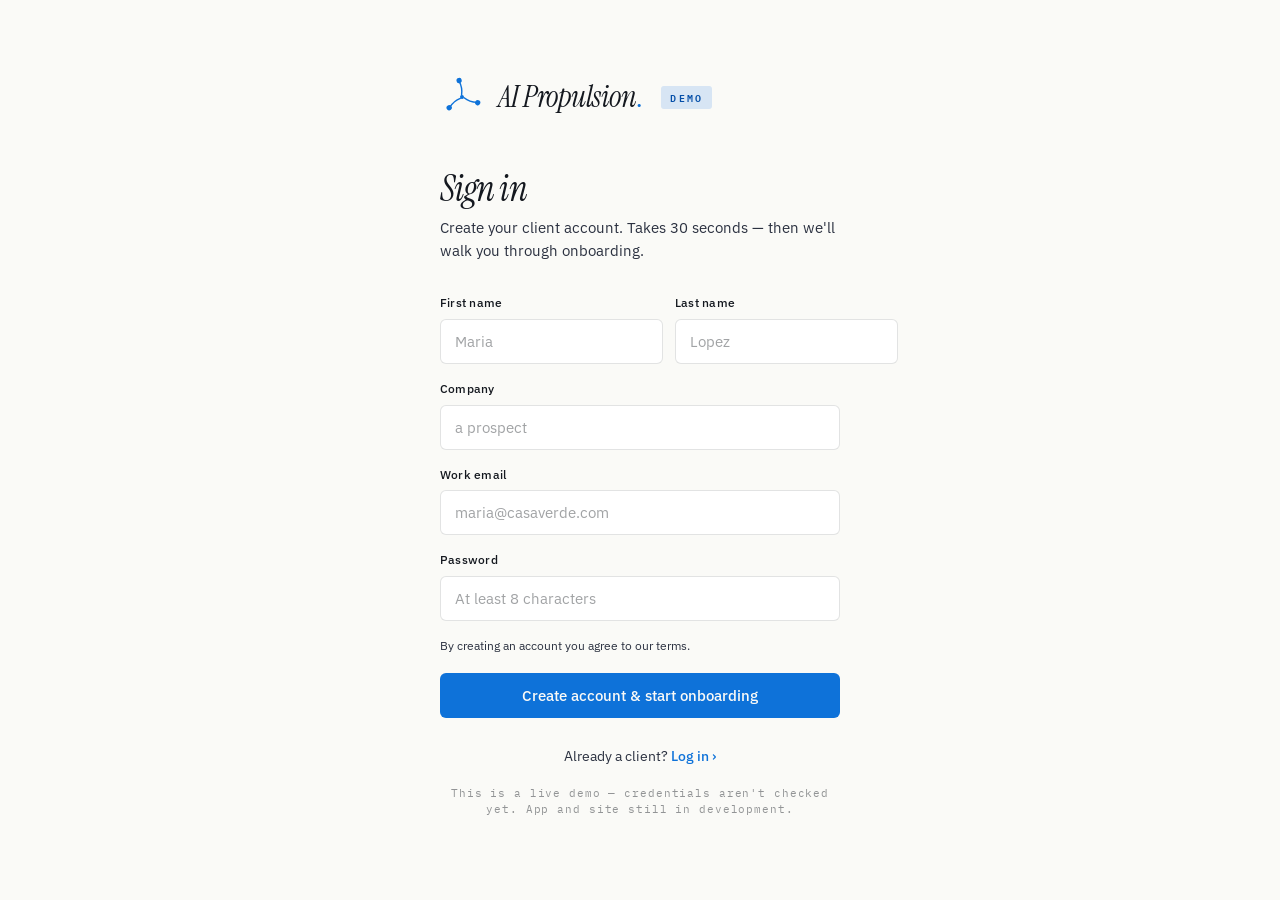
<file: sign-in.html>
<!doctype html>
<html lang="en">
<head>
<meta charset="utf-8" />
<meta name="viewport" content="width=device-width, initial-scale=1" />
<title>Sign in — AI Propulsion.</title>
<link rel="preconnect" href="https://fonts.googleapis.com" />
<link rel="preconnect" href="https://fonts.gstatic.com" crossorigin />
<link href="https://fonts.googleapis.com/css2?family=Instrument+Serif:ital@0;1&family=IBM+Plex+Sans:wght@400;500;600&family=IBM+Plex+Mono:wght@400;500;600&display=swap" rel="stylesheet" />
<link rel="stylesheet" href="styles.css" />
<style>
  body { background: var(--paper); }
  .portal-shell {
    min-height: 100vh;
    display: flex;
    align-items: center;
    justify-content: center;
    padding: 48px 24px;
  }
  .portal-card { width: 100%; max-width: 400px; }

  .portal-brand {
    display: inline-flex;
    align-items: center;
    gap: 14px;
    margin-bottom: 48px;
    text-decoration: none;
    padding: 4px 0;
  }
  .portal-brand svg { display: block; }
  .portal-brand .wordmark {
    font-size: 30px;
    letter-spacing: -0.018em;
  }
  .demo-badge {
    display: inline-block;
    padding: 4px 9px;
    background: var(--blue-whisper);
    color: var(--blue-deep);
    font-family: var(--font-mono);
    font-size: 10px;
    font-weight: 600;
    letter-spacing: 0.22em;
    text-transform: uppercase;
    border-radius: 3px;
    margin-left: 6px;
    vertical-align: 6px;
  }
  .demo-note {
    margin-top: 18px;
    text-align: center;
    font-family: var(--font-mono);
    font-size: 11px;
    letter-spacing: 0.08em;
    color: rgba(20, 24, 31, 0.45);
    line-height: 1.5;
  }

  .portal-card h1 {
    font-family: var(--font-display);
    font-style: italic;
    font-weight: 400;
    font-size: 36px;
    line-height: 1.0;
    letter-spacing: -0.02em;
    color: var(--ink);
    margin: 0 0 10px;
  }
  .portal-card h1 em { font-style: italic; color: var(--blue-royal); }
  .portal-card .sub {
    color: var(--ink-2);
    font-size: 14.5px;
    line-height: 1.55;
    margin: 0 0 32px;
  }

  .field {
    margin-bottom: 16px;
    display: flex;
    flex-direction: column;
    gap: 6px;
  }
  .field label {
    font-size: 12px;
    font-weight: 500;
    color: var(--ink);
    letter-spacing: 0.02em;
  }
  .field input {
    background: #ffffff;
    border: 1px solid var(--rule);
    border-radius: 6px;
    padding: 12px 14px;
    font-family: var(--font-sans);
    font-size: 14.5px;
    color: var(--ink);
    outline: none;
    transition: all 0.15s ease;
  }
  .field input::placeholder { color: rgba(20, 24, 31, 0.4); }
  .field input:focus {
    border-color: var(--blue-royal);
    box-shadow: 0 0 0 3px rgba(14, 114, 217, 0.12);
  }
  .field-row {
    display: grid;
    grid-template-columns: 1fr 1fr;
    gap: 12px;
  }

  .terms {
    font-size: 12px;
    color: var(--ink-2);
    margin: 6px 0 18px;
    line-height: 1.5;
  }
  .terms a { color: var(--blue-royal); }

  .submit {
    width: 100%;
    background: var(--blue-royal);
    color: var(--paper);
    border: 0;
    padding: 13px 18px;
    border-radius: 6px;
    font-family: var(--font-sans);
    font-size: 14.5px;
    font-weight: 500;
    cursor: pointer;
    transition: background 0.15s ease;
  }
  .submit:hover { background: var(--blue-deep); }

  .alt-link {
    margin-top: 28px;
    text-align: center;
    font-size: 13.5px;
    color: var(--ink-2);
  }
  .alt-link a {
    color: var(--blue-royal);
    font-weight: 500;
    text-decoration: none;
  }
  .alt-link a:hover { color: var(--blue-deep); }

  .dev-tucked {
    margin-top: 48px;
    text-align: center;
    font-family: var(--font-mono);
    font-size: 11px;
    letter-spacing: 0.12em;
    text-transform: uppercase;
  }
  .dev-tucked a {
    color: rgba(20, 24, 31, 0.4);
    text-decoration: none;
    border-bottom: 1px dotted rgba(20, 24, 31, 0.2);
    padding-bottom: 1px;
    transition: color 0.15s ease, border-color 0.15s ease;
  }
  .dev-tucked a:hover { color: var(--ink); border-bottom-color: var(--ink); }
</style>
</head>
<body>

<div class="portal-shell">
  <div class="portal-card">

    <a href="/" class="portal-brand" aria-label="AI Propulsion home">
      <svg viewBox="-50 -50 100 100" width="44" height="44" xmlns="http://www.w3.org/2000/svg" style="overflow:visible">
        <g transform="rotate(-10)">
          <g stroke="#0E72D9" stroke-width="3.2" stroke-linecap="round" fill="none">
            <path d="M 0 -5 Q 5 -20 0 -36"/>
            <path d="M 0 -5 Q 5 -20 0 -36" transform="rotate(120)"/>
            <path d="M 0 -5 Q 5 -20 0 -36" transform="rotate(240)"/>
          </g>
          <g fill="#0E72D9">
            <circle cx="0" cy="-38" r="6"/>
            <circle cx="0" cy="-38" r="6" transform="rotate(120)"/>
            <circle cx="0" cy="-38" r="6" transform="rotate(240)"/>
            <circle r="4.5"/>
          </g>
        </g>
      </svg>
      <span class="wordmark">AI Propulsion<span class="dot">.</span></span>
      <span class="demo-badge">Demo</span>
    </a>

    <h1>Sign in</h1>
    <p class="sub">Create your client account. Takes 30 seconds — then we'll walk you through onboarding.</p>

    <form onsubmit="event.preventDefault(); window.location.href='/chat';">
      <div class="field-row">
        <div class="field">
          <label for="first">First name</label>
          <input id="first" name="first" type="text" required placeholder="Maria" autocomplete="given-name" />
        </div>
        <div class="field">
          <label for="last">Last name</label>
          <input id="last" name="last" type="text" required placeholder="Lopez" autocomplete="family-name" />
        </div>
      </div>
      <div class="field">
        <label for="company">Company</label>
        <input id="company" name="company" type="text" required placeholder="a prospect" autocomplete="organization" />
      </div>
      <div class="field">
        <label for="email">Work email</label>
        <input id="email" name="email" type="email" required placeholder="maria@casaverde.com" autocomplete="email" />
      </div>
      <div class="field">
        <label for="password">Password</label>
        <input id="password" name="password" type="password" required placeholder="At least 8 characters" autocomplete="new-password" minlength="8" />
      </div>
      <p class="terms">By creating an account you agree to our terms.</p>
      <button type="submit" class="submit">Create account &amp; start onboarding</button>
    </form>

    <p class="alt-link">Already a client? <a href="/login.html">Log in &rsaquo;</a></p>


    <p class="demo-note">This is a live demo — credentials aren't checked yet. App and site still in development.</p>
  </div>
</div>

</body>
</html>
</file>
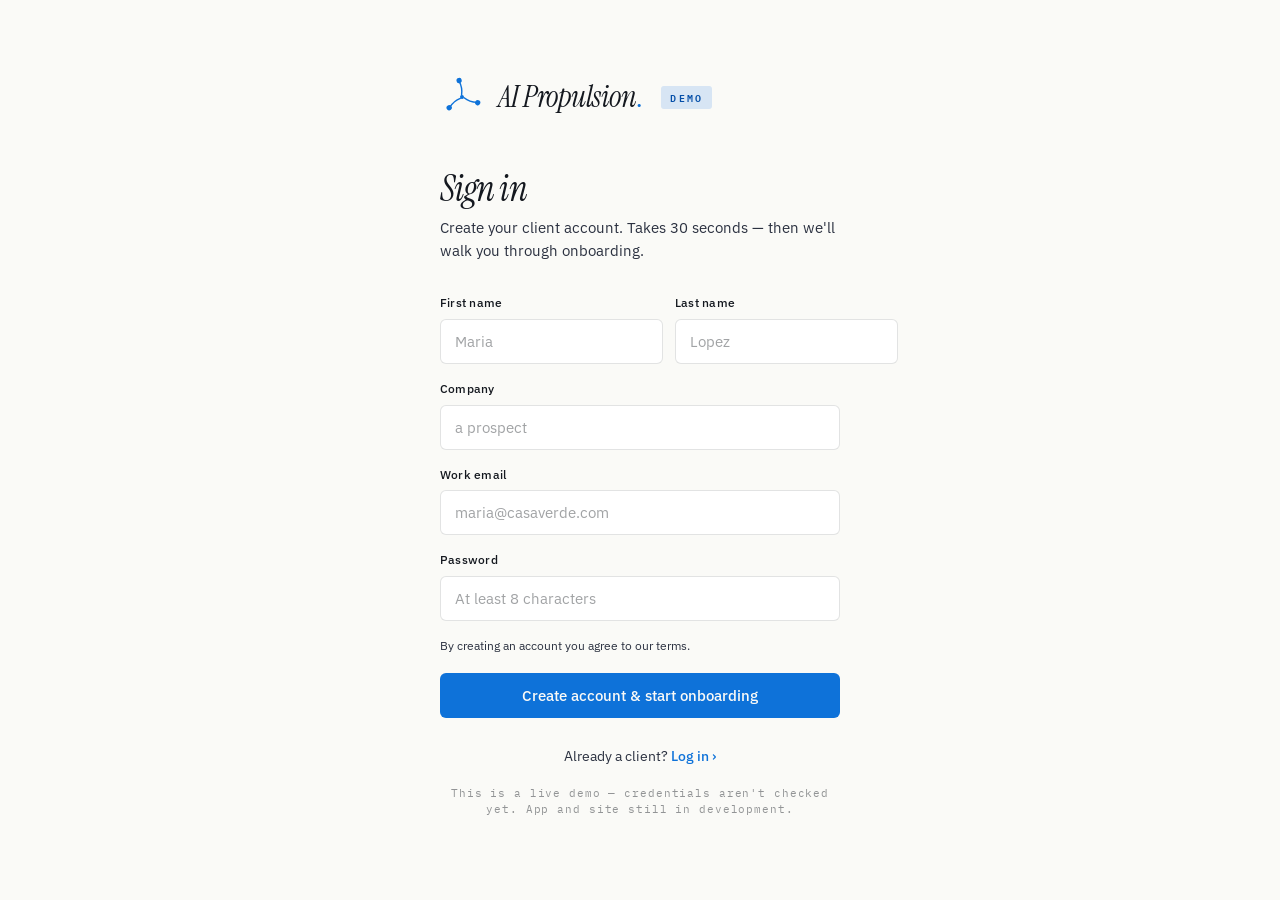
<file: studio.html>
<!doctype html>
<html lang="en">
<head>
<meta charset="utf-8" />
<meta name="viewport" content="width=device-width, initial-scale=1" />
<title>Studio — AI Propulsion.</title>
<link rel="preconnect" href="https://fonts.googleapis.com" />
<link rel="preconnect" href="https://fonts.gstatic.com" crossorigin />
<link href="https://fonts.googleapis.com/css2?family=Instrument+Serif:ital@0;1&family=IBM+Plex+Sans:wght@400;500;600&family=IBM+Plex+Mono:wght@400;500;600&display=swap" rel="stylesheet" />
<link rel="stylesheet" href="styles.css" />
<style>
  body { background: var(--paper); }

  .app { min-height: 100vh; display: grid; grid-template-columns: 248px minmax(0, 1fr); }

  /* ─── Sidebar ─── */
  .sidebar {
    background: var(--ink); color: var(--paper);
    padding: 22px 16px;
    display: flex; flex-direction: column; gap: 4px;
    position: sticky; top: 0; height: 100vh; overflow-y: auto;
  }
  .sidebar .brand {
    display: inline-flex; align-items: center; gap: 10px;
    margin-bottom: 28px; padding: 6px 10px; text-decoration: none;
  }
  .sidebar .brand svg { display: block; }
  .sidebar .brand .wordmark { font-size: 17px; color: var(--paper); }
  .sidebar .brand .wordmark .dot { color: var(--blue-sky); }
  .demo-badge-dark {
    display: inline-block; padding: 3px 7px;
    background: rgba(101, 160, 220, 0.16); border: 1px solid rgba(101, 160, 220, 0.32);
    color: var(--blue-sky); font-family: var(--font-mono);
    font-size: 9px; font-weight: 600; letter-spacing: 0.22em;
    text-transform: uppercase; border-radius: 3px; margin-left: 4px;
  }
  .nav-label {
    font-family: var(--font-mono); font-size: 9px; font-weight: 500;
    letter-spacing: 0.22em; text-transform: uppercase;
    color: rgba(255,255,255,0.32); padding: 16px 12px 8px;
  }
  .nav-item {
    display: flex; align-items: center; justify-content: space-between; gap: 10px;
    padding: 9px 12px; border-radius: 5px;
    color: rgba(255,255,255,0.72); text-decoration: none;
    font-size: 13.5px; font-weight: 500; line-height: 1.2;
    transition: all 0.15s ease;
  }
  .nav-item:hover { background: rgba(255,255,255,0.04); color: var(--paper); }
  .nav-item.active {
    background: rgba(101, 160, 220, 0.10); color: var(--paper);
    border-left: 2px solid var(--blue-sky); padding-left: 10px;
  }
  .nav-item .badge {
    background: var(--blue-sky); color: var(--ink);
    font-family: var(--font-mono); font-size: 10px; font-weight: 700;
    padding: 1px 6px; border-radius: 8px; line-height: 1.4;
  }
  .sidebar-foot {
    margin-top: auto; padding-top: 16px; border-top: 1px solid var(--rule-light);
    display: flex; flex-direction: column; gap: 4px;
  }
  .user-block {
    padding: 12px; border-radius: 6px;
    background: rgba(255,255,255,0.04); margin-bottom: 8px;
    display: flex; gap: 10px; align-items: center;
  }
  .user-avatar {
    width: 36px; height: 36px; border-radius: 50%;
    background: var(--blue-royal); color: var(--paper);
    display: flex; align-items: center; justify-content: center;
    font-family: var(--font-display); font-style: italic;
    font-size: 15px; flex-shrink: 0;
  }
  .user-info { flex: 1; line-height: 1.15; min-width: 0; }
  .user-info .name {
    font-family: var(--font-sans); font-size: 13.5px; font-weight: 600;
    color: var(--paper); white-space: nowrap; overflow: hidden; text-overflow: ellipsis;
  }
  .user-info .email {
    font-family: var(--font-mono); font-size: 9.5px;
    color: rgba(255,255,255,0.5); letter-spacing: 0.04em;
    white-space: nowrap; overflow: hidden; text-overflow: ellipsis;
    margin-top: 2px;
  }

  /* ─── Main ─── */
  .main { padding: 32px 40px 80px; min-width: 0; }
  .topline {
    display: flex; align-items: center; justify-content: space-between;
    margin-bottom: 4px; gap: 16px;
  }
  .topline .crumbs {
    font-family: var(--font-mono); font-size: 11px;
    letter-spacing: 0.14em; text-transform: uppercase;
    color: rgba(20,24,31,0.45);
  }
  .topline .ts {
    font-family: var(--font-mono); font-size: 11px; color: rgba(20,24,31,0.5);
  }
  .topline .ts .live {
    display: inline-block; width: 6px; height: 6px; border-radius: 50%;
    background: #4ade80; margin-right: 6px;
    box-shadow: 0 0 0 3px rgba(74,222,128,0.18);
  }
  .page-h {
    display: flex; align-items: baseline; justify-content: space-between;
    margin: 4px 0 28px; gap: 24px;
  }
  .page-h h1 {
    font-family: var(--font-display); font-style: italic; font-weight: 400;
    font-size: clamp(36px, 4vw, 48px);
    line-height: 1.0; letter-spacing: -0.02em;
    color: var(--ink); margin: 0;
  }
  .page-h h1 em { color: var(--blue-royal); font-style: italic; }
  .page-h .greeting {
    color: var(--ink-2); font-size: 14px; line-height: 1.5;
    text-align: right;
  }

  /* ─── KPI cards ─── */
  .kpi-grid {
    display: grid; grid-template-columns: repeat(4, 1fr); gap: 12px;
    margin-bottom: 32px;
  }
  .kpi {
    border: 1px solid var(--rule); background: #ffffff;
    padding: 18px; border-radius: 6px; transition: all 0.15s ease;
  }
  .kpi:hover { border-color: var(--ink); transform: translateY(-1px); }
  .kpi .label {
    font-family: var(--font-mono); font-size: 10px; font-weight: 500;
    letter-spacing: 0.18em; text-transform: uppercase;
    color: rgba(20,24,31,0.55); margin-bottom: 10px;
  }
  .kpi .value {
    font-family: var(--font-display); font-style: italic; font-weight: 400;
    font-size: 38px; line-height: 1; letter-spacing: -0.02em; color: var(--ink);
  }
  .kpi .value .unit {
    font-family: var(--font-mono); font-style: normal; font-size: 12px;
    color: var(--blue-royal); margin-left: 5px; vertical-align: 5px;
  }
  .kpi .trend {
    margin-top: 8px; font-family: var(--font-mono); font-size: 10.5px;
    color: rgba(20,24,31,0.5); letter-spacing: 0.06em;
  }
  .kpi .trend.up { color: #4a8c64; }

  /* ─── Two-col ─── */
  .columns {
    display: grid; grid-template-columns: 1.4fr 1fr; gap: 20px;
    margin-bottom: 32px;
  }
  @media (max-width: 1100px) { .columns { grid-template-columns: 1fr; } }

  /* ─── Cards ─── */
  .card {
    background: #ffffff; border: 1px solid var(--rule);
    border-radius: 6px; overflow: hidden;
  }
  .card .card-h {
    display: flex; align-items: center; justify-content: space-between;
    padding: 14px 18px; border-bottom: 1px solid var(--rule);
  }
  .card .card-h h3 {
    font-family: var(--font-display); font-style: italic; font-weight: 400;
    font-size: 19px; line-height: 1.0; letter-spacing: -0.015em;
    color: var(--ink); margin: 0;
  }
  .card .card-h .ct {
    font-family: var(--font-mono); font-size: 10px;
    letter-spacing: 0.18em; color: rgba(20,24,31,0.5); text-transform: uppercase;
  }
  .card .card-h .ct .num { color: var(--blue-royal); font-weight: 600; }

  /* ─── Inbox / pending list ─── */
  .inbox-list { display: flex; flex-direction: column; }
  .inbox-item {
    padding: 16px 18px; border-bottom: 1px solid var(--rule);
    cursor: pointer; transition: background 0.15s ease;
  }
  .inbox-item:last-child { border-bottom: 0; }
  .inbox-item:hover { background: var(--paper-warm); }
  .inbox-item .row1 {
    display: flex; align-items: baseline; justify-content: space-between;
    gap: 12px; margin-bottom: 4px;
  }
  .inbox-item .client-name {
    font-family: var(--font-display); font-style: italic; font-weight: 400;
    font-size: 18px; color: var(--ink); letter-spacing: -0.015em;
  }
  .inbox-item .since {
    font-family: var(--font-mono); font-size: 10.5px;
    letter-spacing: 0.06em; color: rgba(20,24,31,0.5);
  }
  .inbox-item .row2 {
    color: var(--ink-2); font-size: 13px; line-height: 1.5;
    margin: 4px 0 12px;
  }
  .inbox-item .row3 {
    display: flex; align-items: center; justify-content: space-between; gap: 12px;
  }
  .inbox-item .meta-row { display: flex; gap: 12px; flex-wrap: wrap; }
  .inbox-item .chip {
    font-family: var(--font-mono); font-size: 9.5px;
    letter-spacing: 0.12em; color: var(--ink-2); text-transform: uppercase;
  }
  .inbox-item .chip strong {
    color: var(--ink); font-family: var(--font-sans); font-weight: 600;
    text-transform: none; font-size: 12px; letter-spacing: normal; margin-left: 4px;
  }
  .inbox-item .actions { display: flex; gap: 6px; }
  .btn-sm {
    padding: 6px 11px; font-size: 12px; border-radius: 4px;
    border: 1px solid var(--rule); background: #ffffff; color: var(--ink);
    cursor: pointer; font-family: var(--font-sans); font-weight: 500;
    text-decoration: none; line-height: 1; transition: all 0.15s ease;
    white-space: nowrap;
  }
  .btn-sm:hover { border-color: var(--ink); }
  .btn-sm.primary {
    background: var(--blue-royal); color: var(--paper); border-color: var(--blue-royal);
  }
  .btn-sm.primary:hover { background: var(--blue-deep); }
  .btn-sm.danger { color: #b85c5c; border-color: rgba(184, 92, 92, 0.4); }
  .btn-sm.danger:hover { border-color: #b85c5c; }

  /* ─── API connections ─── */
  .api-list { padding: 4px 0; }
  .api-row {
    display: grid; grid-template-columns: 24px 1fr auto auto;
    gap: 12px; padding: 12px 18px;
    align-items: center; border-bottom: 1px solid var(--rule);
  }
  .api-row:last-child { border-bottom: 0; }
  .api-status {
    width: 8px; height: 8px; border-radius: 50%; justify-self: center;
  }
  .api-status.on  { background: #4ade80; box-shadow: 0 0 0 3px rgba(74,222,128,0.18); }
  .api-status.off { background: rgba(20,24,31,0.15); }
  .api-name {
    font-family: var(--font-sans); font-size: 13.5px; color: var(--ink);
    font-weight: 500;
  }
  .api-name .sub {
    display: block; font-family: var(--font-mono); font-size: 10px;
    color: rgba(20,24,31,0.5); margin-top: 2px; font-weight: 400;
    letter-spacing: 0.04em;
  }
  .api-state {
    font-family: var(--font-mono); font-size: 10px;
    letter-spacing: 0.14em; text-transform: uppercase;
  }
  .api-state.on  { color: #4a8c64; }
  .api-state.off { color: rgba(20,24,31,0.45); }

  /* ─── Activity feed ─── */
  .feed { list-style: none; padding: 0; margin: 0; }
  .feed li {
    display: grid; grid-template-columns: 86px 1fr;
    gap: 14px; padding: 12px 18px;
    border-bottom: 1px solid var(--rule); align-items: baseline;
  }
  .feed li:last-child { border-bottom: 0; }
  .feed .when {
    font-family: var(--font-mono); font-size: 10.5px;
    letter-spacing: 0.06em; color: rgba(20,24,31,0.5); text-transform: uppercase;
  }
  .feed .what { font-size: 13px; color: var(--ink); line-height: 1.5; }
  .feed .what strong { color: var(--ink); }
  .feed .what code {
    font-family: var(--font-mono); font-size: 11.5px;
    background: var(--paper-warm); padding: 2px 6px;
    border-radius: 3px; color: var(--ink-2);
  }

  /* ─── Scratchpad ─── */
  .scratchpad { padding: 14px 18px; }
  .scratchpad textarea {
    width: 100%; min-height: 130px;
    background: var(--paper-warm); border: 1px solid var(--rule);
    border-radius: 4px; padding: 12px;
    font-family: var(--font-mono); font-size: 12.5px;
    color: var(--ink); line-height: 1.55;
    resize: vertical; outline: none;
    transition: all 0.15s ease;
  }
  .scratchpad textarea:focus {
    border-color: var(--blue-royal);
    box-shadow: 0 0 0 3px rgba(14, 114, 217, 0.12);
    background: #ffffff;
  }
  .scratchpad .save-line {
    margin-top: 8px;
    font-family: var(--font-mono); font-size: 10px;
    color: rgba(20,24,31,0.5); letter-spacing: 0.08em;
    text-transform: uppercase;
  }
  .scratchpad .save-line.saved { color: #4a8c64; }

  @media (max-width: 880px) {
    .app { grid-template-columns: 1fr; }
    .sidebar { position: static; height: auto; }
    .main { padding: 24px; }
    .kpi-grid { grid-template-columns: repeat(2, 1fr); }
  }
</style>
</head>
<body>

<div class="app">

  <!-- ─── SIDEBAR ─── -->
  <aside class="sidebar">
    <a href="index.html" class="brand">
      <svg viewBox="-50 -50 100 100" width="22" height="22" xmlns="http://www.w3.org/2000/svg" style="overflow:visible">
        <g transform="rotate(-10)">
          <g stroke="#65A0DC" stroke-width="3.2" stroke-linecap="round" fill="none">
            <path d="M 0 -5 Q 5 -20 0 -36"/>
            <path d="M 0 -5 Q 5 -20 0 -36" transform="rotate(120)"/>
            <path d="M 0 -5 Q 5 -20 0 -36" transform="rotate(240)"/>
          </g>
          <g fill="#65A0DC">
            <circle cx="0" cy="-38" r="6"/>
            <circle cx="0" cy="-38" r="6" transform="rotate(120)"/>
            <circle cx="0" cy="-38" r="6" transform="rotate(240)"/>
            <circle r="4.5"/>
          </g>
        </g>
      </svg>
      <span class="wordmark">AI Propulsion<span class="dot">.</span></span>
      <span class="demo-badge-dark">Demo</span>
    </a>

    <div class="nav-label">Workspace</div>
    <a class="nav-item active" href="studio.html"><span>Dashboard</span></a>
    <a class="nav-item" href="agents.html"><span>Agents</span></a>
    <a class="nav-item" href="/studio/projects.html"><span>Projects</span><span class="badge">28</span></a>
    <a class="nav-item" href="#"><span>Clients</span><span class="badge" id="nav-clients-ct">0</span></a>
    <a class="nav-item" href="/studio/pipeline.html"><span>Inbox</span><span class="badge" id="nav-inbox-ct">0</span></a>
    <a class="nav-item" href="/studio/checklist.html"><span>Checklist</span></a>
    <a class="nav-item" href="/chat"><span>Onboarding chat</span></a>
    <a class="nav-item" href="#"><span>Sessions</span></a>

    <div class="nav-label">Knowledge</div>
    <a class="nav-item" href="/studio/education.html"><span>Education</span><span class="badge">8</span></a>
    <a class="nav-item" href="/studio/notes.html"><span>Notes</span></a>

    <div class="sidebar-foot">
      <div class="user-block">
        <div class="user-avatar" id="user-initials">··</div>
        <div class="user-info">
          <p class="name" id="user-name">Loading…</p>
          <span class="email" id="user-email">…</span>
        </div>
      </div>
      <a class="nav-item" href="#"><span>Settings</span></a>
      <a class="nav-item" href="#" id="sign-out-btn"><span>Sign out</span></a>
    </div>
  </aside>

  <!-- ─── MAIN ─── -->
  <main class="main">

    <div class="topline">
      <span class="crumbs">Studio · <span id="crumb-workspace">workspace</span> · Dashboard</span>
      <span class="ts"><span class="live"></span>Live · last sync 12s ago</span>
    </div>

    <div class="page-h">
      <h1>Welcome back, <em id="greeting-name">there</em>.</h1>
      <span class="greeting" id="greeting-sub">Loading your workspace…</span>
    </div>

    <!-- KPIs -->
    <div class="kpi-grid" id="kpi-grid"></div>

    <!-- TWO COLUMNS -->
    <div class="columns">

      <!-- LEFT: Pending review / personal action -->
      <section class="card">
        <header class="card-h">
          <h3 id="left-card-title">Pending review</h3>
          <span class="ct" id="left-card-ct"><span class="num">0</span> items</span>
        </header>
        <div class="inbox-list" id="left-list"></div>
      </section>

      <!-- RIGHT: Personal API connections -->
      <section class="card">
        <header class="card-h">
          <h3>Your API connections</h3>
          <span class="ct"><span class="num" id="api-ct">0</span> active</span>
        </header>
        <div class="api-list" id="api-list"></div>
      </section>

    </div>

    <!-- ACTIVITY FEED -->
    <section class="card" style="margin-bottom: 24px;">
      <header class="card-h">
        <h3>Your recent activity</h3>
        <span class="ct">Last 24h</span>
      </header>
      <ul class="feed" id="feed"></ul>
    </section>

    <!-- SCRATCHPAD -->
    <section class="card">
      <header class="card-h">
        <h3>Scratchpad</h3>
        <span class="ct">Saved per-user · localStorage</span>
      </header>
      <div class="scratchpad">
        <textarea id="scratchpad-text" placeholder="Quick notes, todos, scratch ideas — saves as you type."></textarea>
        <div class="save-line" id="save-line">Not saved yet</div>
      </div>
    </section>

  </main>
</div>

<script>
(function () {
  // ─── User directory ───
  const DIRECTORY = {
    'piero@me.com': {
      name: 'Piero Pereira', firstName: 'Piero', initials: 'PP',
      role: 'Founder', workspace: 'piero',
      greeting: 'Two prospects are waiting on your review.',
      kpis: [
        { label: 'Active clients', value: '4', unit: '', trend: '+1 this month', up: true },
        { label: 'Pending review', value: '2', unit: 'inbox', trend: 'Oldest 1 day' },
        { label: 'In discovery', value: '1', unit: '', trend: 'Call booked Fri' },
        { label: 'Monthly retainer', value: '$2.8', unit: 'k', trend: '+$800 from last mo', up: true },
      ],
      leftCardTitle: 'Pending review',
      leftItems: [],
      apis: [
        { name: 'Anthropic / Claude API', sub: 'org · ai-propulsion · sonnet-4-6, opus-4-7', state: 'on' },
        { name: 'OpenAI', sub: 'fallback for embeddings only', state: 'on' },
        { name: 'Stripe', sub: 'invoicing + retainer billing', state: 'on' },
        { name: 'Notion', sub: 'client knowledge bases', state: 'on' },
        { name: 'Slack', sub: 'team coordination', state: 'off' },
        { name: 'HubSpot', sub: 'lead CRM', state: 'off' },
        { name: 'Local MCP · scout', sub: 'daily research agent', state: 'on' },
      ],
      activity: [
        { when: '1d ago', html: '<strong>Meraki</strong> · approved manager-flow handoff. <code>handoff-week-3</code>' },
        { when: '2d ago', html: 'Drafted v2 proposal for <strong>Northwind Bakery</strong>.' },
      ],
      navCounts: { clients: 3, inbox: 1 },
    },
    'piero1@me.com': null,
    'enzo@meraki.com': {
      name: 'Enzo Pereira', firstName: 'Enzo', initials: 'EP',
      role: 'Engineer', workspace: 'enzo',
      greeting: 'You have 2 active builds and 1 PR awaiting review.',
      kpis: [
        { label: 'Active builds', value: '2', unit: '', trend: 'Meraki + Northwind' },
        { label: 'Commits today', value: '14', unit: '', trend: '+6 from yesterday', up: true },
        { label: 'Open PRs', value: '1', unit: '', trend: 'Awaiting Piero review' },
        { label: 'Sessions running', value: '3', unit: 'live', trend: 'localhost:3002 +2' },
      ],
      leftCardTitle: 'Your active builds',
      leftItems: [
        { name: 'Meraki Realty', since: 'Working since Tue',
          desc: 'Worker portal supplies module · Spanish polish in progress. Manager dashboard handoff approved this week.',
          chips: [['Branch','feat/supplies-v2'],['Files','12'],['Tests','passing']],
          actions: [['Open repo',''],['Live logs',''],['Push →','primary']] },
        { name: 'Northwind Bakery', since: 'Started yesterday',
          desc: 'Architecture v2 — order routing system. Discovery brief is in clients/northwind/context/. Eval set scaffolded.',
          chips: [['Branch','main'],['Files','3'],['Status','planning']],
          actions: [['Open repo',''],['Open notes',''],['Continue →','primary']] },
      ],
      apis: [
        { name: 'Anthropic / Claude API', sub: 'personal key · claude-sonnet-4-6', state: 'on' },
        { name: 'GitHub', sub: 'pereiraenzo204-crypto · 2 active repos', state: 'on' },
        { name: 'Local MCP servers', sub: 'fs, git, web-search', state: 'on' },
        { name: 'Vercel', sub: 'meraki-platform · auto-deploy', state: 'on' },
        { name: 'Postgres (Neon)', sub: 'meraki staging db', state: 'on' },
        { name: 'Stripe', sub: 'sandbox keys only', state: 'off' },
        { name: 'Notion', sub: 'personal docs', state: 'off' },
      ],
      activity: [
        { when: '1h ago', html: 'Pushed <code>feat/supplies-v2</code> to <strong>Meraki</strong> · 6 files changed.' },
        { when: '3h ago', html: 'Ran eval suite for <strong>Meraki worker portal</strong>. <code>27/27 passing</code>' },
        { when: '6h ago', html: 'Started <strong>Northwind</strong> architecture draft. Scaffolded eval harness.' },
        { when: '1d ago', html: 'Updated MCP filesystem server to v0.4 · faster brief reads.' },
      ],
      navCounts: { clients: 2, inbox: 0 },
    },
  };
  DIRECTORY['piero1@me.com'] = DIRECTORY['piero@me.com'];

  function fallbackUser(email) {
    const handle = (email.split('@')[0] || 'dev');
    const name = handle.charAt(0).toUpperCase() + handle.slice(1);
    return {
      name: name, firstName: name, initials: (handle[0] || '?').toUpperCase() + (handle[1] || '·').toUpperCase(),
      role: 'Developer', workspace: handle,
      greeting: 'No personalized data yet — ask Piero to provision your workspace.',
      kpis: [
        { label: 'Active clients', value: '0', unit: '', trend: 'None assigned' },
        { label: 'Pending review', value: '0', unit: 'inbox', trend: '—' },
        { label: 'Sessions', value: '0', unit: '', trend: '—' },
        { label: 'API connections', value: '1', unit: '', trend: 'Default Claude only' },
      ],
      leftCardTitle: 'Get started',
      leftItems: [
        { name: 'Your workspace is empty', since: 'just now',
          desc: 'Ask Piero or Enzo to assign you to clients and provision your API keys. Once that\'s done your dashboard will populate automatically.',
          chips: [['Status','pending']],
          actions: [['Email Piero','primary']] },
      ],
      apis: [
        { name: 'Anthropic / Claude API', sub: 'shared studio key (rate-limited)', state: 'on' },
        { name: 'GitHub', sub: 'not connected', state: 'off' },
        { name: 'Stripe', sub: 'not connected', state: 'off' },
        { name: 'Notion', sub: 'not connected', state: 'off' },
      ],
      activity: [
        { when: 'just now', html: 'Signed into the studio for the first time. Welcome.' },
      ],
      navCounts: { clients: 0, inbox: 0 },
    };
  }

  let userRecord;
  try { userRecord = JSON.parse(localStorage.getItem('aip_studio_user') || 'null'); }
  catch (_) { userRecord = null; }

  if (!userRecord || !userRecord.email) {
    window.location.href = 'sign-in.html';
    return;
  }

  const email = userRecord.email.toLowerCase();
  const profile = DIRECTORY[email] || fallbackUser(email);

  document.getElementById('user-initials').textContent = profile.initials;
  document.getElementById('user-name').textContent = profile.name;
  document.getElementById('user-email').textContent = email;
  document.getElementById('greeting-name').textContent = profile.firstName;
  document.getElementById('greeting-sub').textContent = profile.greeting;
  document.getElementById('crumb-workspace').textContent = profile.workspace;
  document.getElementById('nav-clients-ct').textContent = profile.navCounts.clients;
  document.getElementById('nav-inbox-ct').textContent = profile.navCounts.inbox;

  const kpiHtml = profile.kpis.map(k => `
    <div class="kpi">
      <div class="label">${k.label}</div>
      <div class="value">${k.value}${k.unit ? '<span class="unit">' + k.unit + '</span>' : ''}</div>
      <div class="trend ${k.up ? 'up' : ''}">${k.trend}</div>
    </div>
  `).join('');
  document.getElementById('kpi-grid').innerHTML = kpiHtml;

  document.getElementById('left-card-title').textContent = profile.leftCardTitle;
  document.getElementById('left-card-ct').innerHTML = `<span class="num">${profile.leftItems.length}</span> items`;
  const leftHtml = profile.leftItems.map(item => {
    const chipsHtml = item.chips.map(([k,v]) => `<span class="chip">${k} <strong>${v}</strong></span>`).join('');
    const actionsHtml = item.actions.map(([label,cls]) => `<a href="#" class="btn-sm ${cls}">${label}</a>`).join('');
    return `
      <div class="inbox-item">
        <div class="row1">
          <span class="client-name">${item.name}</span>
          <span class="since">${item.since}</span>
        </div>
        <p class="row2">${item.desc}</p>
        <div class="row3">
          <div class="meta-row">${chipsHtml}</div>
          <div class="actions">${actionsHtml}</div>
        </div>
      </div>
    `;
  }).join('');
  document.getElementById('left-list').innerHTML = leftHtml;

  const apiHtml = profile.apis.map(a => `
    <div class="api-row">
      <span class="api-status ${a.state}"></span>
      <span class="api-name">${a.name}<span class="sub">${a.sub}</span></span>
      <span class="api-state ${a.state}">${a.state === 'on' ? 'Connected' : 'Off'}</span>
      <a href="#" class="btn-sm">${a.state === 'on' ? 'Manage' : 'Connect'}</a>
    </div>
  `).join('');
  document.getElementById('api-list').innerHTML = apiHtml;
  document.getElementById('api-ct').textContent = profile.apis.filter(a => a.state === 'on').length;

  const feedHtml = profile.activity.map(e => `
    <li>
      <span class="when">${e.when}</span>
      <span class="what">${e.html}</span>
    </li>
  `).join('');
  document.getElementById('feed').innerHTML = feedHtml;

  // Per-user scratchpad
  const padKey = 'aip_studio_scratchpad__' + email;
  const padEl = document.getElementById('scratchpad-text');
  const saveLine = document.getElementById('save-line');
  padEl.value = localStorage.getItem(padKey) || '';
  if (padEl.value) {
    saveLine.textContent = 'Saved locally · ' + new Date().toLocaleTimeString();
    saveLine.classList.add('saved');
  }
  let saveTimer = null;
  padEl.addEventListener('input', () => {
    saveLine.textContent = 'Saving…';
    saveLine.classList.remove('saved');
    clearTimeout(saveTimer);
    saveTimer = setTimeout(() => {
      localStorage.setItem(padKey, padEl.value);
      saveLine.textContent = 'Saved locally · ' + new Date().toLocaleTimeString();
      saveLine.classList.add('saved');
    }, 400);
  });

  document.getElementById('sign-out-btn').addEventListener('click', (e) => {
    e.preventDefault();
    localStorage.removeItem('aip_studio_user');
    window.location.href = 'sign-in.html';
  });
})();
</script>

</body>
</html>
</file>
<file: styles.css>
/* AI Propulsion — shared brand styles
   Canonical values from AI_PROPULSION_BRAND_KIT.md
*/

:root {
  --ink:           #14181F;
  --ink-2:         #2B3140;
  --paper:         #FAFAF7;
  --paper-warm:    #EFEBE0;

  --blue-whisper:  #D7E5F4;
  --blue-sky:      #65A0DC;
  --blue-royal:    #0E72D9;
  --blue-deep:     #054FA8;
  --blue-midnight: #03306E;

  --rule:          rgba(20, 24, 31, 0.12);
  --rule-strong:   rgba(20, 24, 31, 0.25);
  --rule-light:    rgba(255, 255, 255, 0.10);

  --font-display: "Instrument Serif", Georgia, serif;
  --font-sans:    "IBM Plex Sans", system-ui, sans-serif;
  --font-mono:    "IBM Plex Mono", ui-monospace, monospace;
}

* { box-sizing: border-box; }
html, body { margin: 0; padding: 0; }

body {
  background: var(--paper);
  color: var(--ink);
  font-family: var(--font-sans);
  font-size: 15px;
  line-height: 1.55;
  -webkit-font-smoothing: antialiased;
  -moz-osx-font-smoothing: grayscale;
}

a {
  color: var(--blue-royal);
  text-decoration: none;
  transition: color 0.15s ease;
}
a:hover { color: var(--blue-deep); }

.container { max-width: 1080px; margin: 0 auto; padding: 0 28px; }
.narrow    { max-width: 760px; }

/* — Wordmark — */
.wordmark {
  font-family: var(--font-display);
  font-style: italic;
  font-size: 22px;
  letter-spacing: -0.015em;
  color: var(--ink);
  line-height: 1;
  white-space: nowrap;
}
.wordmark .dot {
  font-style: normal;
  color: var(--blue-royal);
}

/* — Meta labels (mono uppercase) — */
.meta {
  font-family: var(--font-mono);
  font-size: 10px;
  font-weight: 500;
  letter-spacing: 0.18em;
  text-transform: uppercase;
  color: var(--ink-2);
}
.meta.blue   { color: var(--blue-royal); }
.meta.muted  { color: rgba(20, 24, 31, 0.55); }
.meta.on-ink { color: rgba(255, 255, 255, 0.55); }

/* — Nav — */
.nav {
  position: sticky;
  top: 0;
  z-index: 50;
  background: rgba(250, 250, 247, 0.86);
  backdrop-filter: saturate(140%) blur(10px);
  -webkit-backdrop-filter: saturate(140%) blur(10px);
  border-bottom: 1px solid var(--rule);
}
.nav-inner {
  display: flex;
  align-items: center;
  justify-content: space-between;
  height: 68px;
}
.brand { display: flex; align-items: center; gap: 12px; }
.brand svg { display: block; }
.nav-links {
  display: flex;
  align-items: center;
  gap: 32px;
}
.nav-links a {
  color: var(--ink);
  font-size: 14px;
  font-weight: 500;
}
.nav-links a:hover { color: var(--blue-royal); }
.nav-links a.active { color: var(--blue-royal); }

/* — Buttons — */
.btn {
  display: inline-flex;
  align-items: center;
  gap: 10px;
  padding: 11px 20px;
  font-family: var(--font-sans);
  font-size: 13.5px;
  font-weight: 500;
  line-height: 1;
  cursor: pointer;
  border-radius: 4px;
  transition: all 0.15s ease;
  border: 1px solid transparent;
  white-space: nowrap;
}
.btn-primary { background: var(--ink); color: var(--paper); }
.btn-primary:hover { background: var(--ink-2); color: var(--paper); }

.btn-royal { background: var(--blue-royal); color: var(--paper); }
.btn-royal:hover { background: var(--blue-deep); color: var(--paper); }

.btn-ghost {
  background: transparent;
  color: var(--ink);
  border-color: var(--rule);
}
.btn-ghost:hover { border-color: var(--ink); color: var(--ink); }

.btn-large {
  padding: 16px 28px;
  font-size: 15px;
  border-radius: 6px;
}

@media (max-width: 760px) {
  .nav-links a:not(.btn) { display: none; }
}

/* — Section heads — */
.section-head {
  display: grid;
  grid-template-columns: 200px 1fr;
  gap: 64px;
  align-items: start;
  margin-bottom: 56px;
}
.section-head h2 {
  font-family: var(--font-display);
  font-style: italic;
  font-weight: 400;
  font-size: clamp(32px, 4.2vw, 46px);
  line-height: 1.05;
  letter-spacing: -0.02em;
  color: var(--ink);
  margin: 0;
  max-width: 720px;
}
.section-head h2 em {
  color: var(--blue-royal);
  font-style: italic;
}
.section-head .label-col {
  padding-top: 12px;
  border-top: 1px solid var(--ink);
}
.section-head .label-col .meta { margin-bottom: 8px; display: block; }
.section-head .label-col p {
  font-size: 13px;
  color: var(--ink-2);
  margin: 12px 0 0;
  line-height: 1.55;
}

@media (max-width: 900px) {
  .section-head { grid-template-columns: 1fr; gap: 20px; }
}

/* — Hero — */
.hero {
  padding: 96px 0 64px;
  border-bottom: 1px solid var(--rule);
}
.hero-meta {
  display: flex;
  align-items: center;
  gap: 14px;
  margin-bottom: 28px;
  flex-wrap: wrap;
}
.hero-meta .pill {
  display: inline-flex;
  align-items: center;
  gap: 8px;
  padding: 4px 10px;
  background: var(--blue-whisper);
  border-radius: 4px;
  color: var(--blue-deep);
  font-family: var(--font-mono);
  font-size: 10px;
  font-weight: 500;
  letter-spacing: 0.14em;
  text-transform: uppercase;
}
.hero-meta .pill::before {
  content: "";
  width: 6px;
  height: 6px;
  border-radius: 50%;
  background: var(--blue-royal);
}
.hero h1 {
  font-family: var(--font-display);
  font-style: italic;
  font-weight: 400;
  font-size: clamp(40px, 6.4vw, 76px);
  line-height: 1.0;
  letter-spacing: -0.02em;
  color: var(--ink);
  margin: 0;
  max-width: 880px;
}
.hero h1 .pivot,
.hero h1 em {
  font-style: italic;
  color: var(--blue-royal);
}
.hero-sub {
  max-width: 600px;
  margin: 36px 0 0;
  font-size: 17px;
  line-height: 1.55;
  color: var(--ink-2);
}
.hero-ctas {
  display: flex;
  gap: 12px;
  align-items: center;
  margin-top: 44px;
  flex-wrap: wrap;
}
.hero-ctas .next {
  font-family: var(--font-mono);
  font-size: 11px;
  letter-spacing: 0.14em;
  text-transform: uppercase;
  color: rgba(20, 24, 31, 0.5);
  margin-left: 4px;
}

/* — Generic section — */
.section { padding: 96px 0; border-bottom: 1px solid var(--rule); }
.section.tight { padding: 64px 0; }
.section.warm { background: var(--paper-warm); }
.section.ink {
  background: var(--ink);
  color: var(--paper);
}
.section.ink h2,
.section.ink .section-head h2 { color: var(--paper); }
.section.ink .section-head .label-col { border-top-color: rgba(255,255,255,0.4); }

/* — Profile chooser — */
.profiles {
  padding: 96px 0;
  border-bottom: 1px solid var(--rule);
}
.profile-grid {
  display: grid;
  grid-template-columns: 1fr 1fr;
  gap: 24px;
  margin-top: 56px;
}
.profile-card {
  display: flex;
  flex-direction: column;
  background: var(--paper);
  border: 1px solid var(--rule);
  border-radius: 8px;
  padding: 36px;
  text-decoration: none;
  color: var(--ink);
  transition: all 0.2s ease;
  min-height: 320px;
}
.profile-card:hover {
  border-color: var(--ink);
  background: #fff;
  transform: translateY(-2px);
  box-shadow: 0 12px 36px rgba(20, 24, 31, 0.08);
  color: var(--ink);
}
.profile-card .meta { margin-bottom: 24px; display: block; }
.profile-card h3 {
  font-family: var(--font-display);
  font-style: italic;
  font-weight: 400;
  font-size: 38px;
  line-height: 1.0;
  letter-spacing: -0.02em;
  margin: 0 0 14px;
  color: var(--ink);
}
.profile-card h3 em {
  font-style: italic;
  color: var(--blue-royal);
}
.profile-card p {
  font-size: 14.5px;
  color: var(--ink-2);
  line-height: 1.6;
  margin: 0 0 24px;
  flex: 1;
}
.profile-card .row {
  display: flex;
  justify-content: space-between;
  align-items: baseline;
  padding-top: 18px;
  border-top: 1px solid var(--rule);
}
.profile-card .row .go {
  color: var(--blue-royal);
  font-weight: 500;
  font-size: 14px;
}
.profile-card.dark {
  background: var(--ink);
  color: var(--paper);
  border-color: var(--ink);
}
.profile-card.dark h3 { color: var(--paper); }
.profile-card.dark h3 em { color: var(--blue-sky); }
.profile-card.dark p { color: rgba(255,255,255,0.7); }
.profile-card.dark .row { border-top-color: var(--rule-light); }
.profile-card.dark .row .go { color: var(--blue-sky); }
.profile-card.dark:hover {
  background: var(--ink-2);
  color: var(--paper);
}

@media (max-width: 760px) {
  .profile-grid { grid-template-columns: 1fr; }
}

/* — Constitution lists — */
.principle-grid {
  display: grid;
  grid-template-columns: repeat(2, 1fr);
  gap: 0;
  border-top: 1px solid var(--ink);
}
.principle-item {
  padding: 28px 32px 28px 0;
  border-bottom: 1px solid var(--rule);
}
.principle-item:nth-child(odd) { padding-right: 32px; border-right: 1px solid var(--rule); }
.principle-item:nth-child(even) { padding-left: 32px; }
.principle-item .num {
  font-family: var(--font-mono);
  font-size: 11px;
  letter-spacing: 0.18em;
  color: var(--blue-royal);
  font-weight: 500;
}
.principle-item h4 {
  font-family: var(--font-display);
  font-style: italic;
  font-weight: 400;
  font-size: 24px;
  line-height: 1.1;
  letter-spacing: -0.015em;
  color: var(--ink);
  margin: 12px 0 10px;
}
.principle-item p {
  margin: 0;
  color: var(--ink-2);
  font-size: 14.5px;
  line-height: 1.55;
  max-width: 460px;
}

@media (max-width: 760px) {
  .principle-grid { grid-template-columns: 1fr; }
  .principle-item,
  .principle-item:nth-child(odd),
  .principle-item:nth-child(even) {
    padding: 24px 0;
    border-right: 0;
    border-left: 0;
  }
}

/* — Pipeline (stage table) — */
.pipeline {
  width: 100%;
  border-collapse: collapse;
  border-top: 1px solid var(--ink);
}
.pipeline tr {
  border-bottom: 1px solid var(--rule);
  transition: background 0.15s ease;
}
.pipeline tr:hover { background: var(--paper-warm); }
.pipeline td {
  padding: 28px 18px;
  vertical-align: top;
}
.pipeline td:first-child { padding-left: 0; width: 76px; }
.pipeline td:last-child { padding-right: 0; }
.pipeline .num {
  font-family: var(--font-mono);
  font-size: 11px;
  letter-spacing: 0.16em;
  color: var(--blue-royal);
  font-weight: 500;
}
.pipeline .stage {
  font-family: var(--font-display);
  font-style: italic;
  font-weight: 400;
  font-size: 26px;
  line-height: 1.1;
  letter-spacing: -0.015em;
  color: var(--ink);
  width: 260px;
}
.pipeline .stage .tag {
  font-family: var(--font-mono);
  font-size: 9px;
  letter-spacing: 0.18em;
  color: var(--blue-royal);
  text-transform: uppercase;
  font-style: normal;
  display: inline-block;
  margin-left: 8px;
  padding: 3px 7px;
  border: 1px solid var(--blue-royal);
  border-radius: 3px;
  vertical-align: 4px;
  font-weight: 500;
}
.pipeline .desc {
  color: var(--ink-2);
  font-size: 14.5px;
  line-height: 1.55;
  max-width: 540px;
}
.pipeline .who {
  font-family: var(--font-mono);
  font-size: 10.5px;
  color: rgba(20, 24, 31, 0.55);
  letter-spacing: 0.06em;
  text-align: right;
  white-space: nowrap;
}

@media (max-width: 820px) {
  .pipeline td { padding: 18px 8px; }
  .pipeline .stage { width: auto; font-size: 22px; }
  .pipeline .desc { display: none; }
}

/* — Bullet list (philosophy / behavior) — */
.bullet-list {
  list-style: none;
  padding: 0;
  margin: 0;
  border-top: 1px solid var(--ink);
}
.bullet-list li {
  padding: 18px 0;
  border-bottom: 1px solid var(--rule);
  display: grid;
  grid-template-columns: 48px 1fr;
  gap: 16px;
  align-items: start;
  font-size: 15px;
  line-height: 1.55;
  color: var(--ink);
}
.bullet-list li .idx {
  font-family: var(--font-mono);
  font-size: 11px;
  letter-spacing: 0.14em;
  color: var(--blue-royal);
  padding-top: 4px;
}

/* — Specialty grid — */
.specialty-grid {
  display: grid;
  grid-template-columns: repeat(3, 1fr);
  gap: 0;
  border-top: 1px solid var(--ink);
}
.specialty-item {
  padding: 32px 28px 32px 0;
  border-right: 1px solid var(--rule);
  border-bottom: 1px solid var(--rule);
}
.specialty-item:nth-child(3n) { border-right: 0; padding-right: 0; }
.specialty-item:not(:nth-child(3n+1)) { padding-left: 28px; }
.specialty-item h4 {
  font-family: var(--font-display);
  font-style: italic;
  font-weight: 400;
  font-size: 22px;
  line-height: 1.1;
  letter-spacing: -0.015em;
  color: var(--ink);
  margin: 12px 0 12px;
}
.specialty-item p {
  margin: 0;
  color: var(--ink-2);
  font-size: 13.5px;
  line-height: 1.55;
  max-width: 320px;
}
@media (max-width: 900px) {
  .specialty-grid { grid-template-columns: 1fr 1fr; }
  .specialty-item,
  .specialty-item:nth-child(3n) { border-right: 0; padding-right: 28px; }
  .specialty-item:nth-child(odd) { padding-left: 0; }
  .specialty-item:nth-child(even) { padding-left: 28px; border-right: 0; }
}
@media (max-width: 620px) {
  .specialty-grid { grid-template-columns: 1fr; }
  .specialty-item,
  .specialty-item:nth-child(odd),
  .specialty-item:nth-child(even) {
    border-right: 0; border-left: 0; padding: 24px 0;
  }
}

/* — CTA — */
.cta {
  padding: 120px 0;
  background: var(--paper-warm);
  border-bottom: 1px solid var(--rule);
}
.cta-grid {
  display: grid;
  grid-template-columns: 1.3fr 1fr;
  gap: 64px;
  align-items: end;
}
.cta h2 {
  font-family: var(--font-display);
  font-style: italic;
  font-weight: 400;
  font-size: clamp(36px, 5.2vw, 60px);
  line-height: 1.0;
  letter-spacing: -0.02em;
  color: var(--ink);
  margin: 16px 0 0;
  max-width: 640px;
}
.cta h2 em {
  color: var(--blue-royal);
  font-style: italic;
}
.cta-side {
  padding-top: 24px;
  border-top: 1px solid var(--ink);
}
.cta-side p {
  color: var(--ink-2);
  margin: 0 0 24px;
  font-size: 14.5px;
  line-height: 1.6;
}
.cta-side .stack { display: flex; flex-direction: column; gap: 10px; }
.cta-side .stack .btn { width: 100%; justify-content: space-between; }
@media (max-width: 820px) {
  .cta-grid { grid-template-columns: 1fr; gap: 40px; }
}

/* — Big onboard band — */
.onboard-band {
  background: var(--ink);
  color: var(--paper);
  padding: 120px 0;
  text-align: left;
  border-bottom: 1px solid var(--rule-light);
}
.onboard-band .container {
  display: grid;
  grid-template-columns: 1.3fr 1fr;
  gap: 64px;
  align-items: center;
}
.onboard-band h2 {
  font-family: var(--font-display);
  font-style: italic;
  font-weight: 400;
  font-size: clamp(38px, 5.4vw, 64px);
  line-height: 1.0;
  letter-spacing: -0.02em;
  margin: 16px 0 0;
  color: var(--paper);
}
.onboard-band h2 em {
  font-style: italic;
  color: var(--blue-sky);
}
.onboard-band p {
  color: rgba(255, 255, 255, 0.65);
  margin: 0 0 28px;
  font-size: 15px;
  line-height: 1.6;
  max-width: 380px;
}
.onboard-band .btn-royal {
  font-size: 15px;
  padding: 18px 28px;
  border-radius: 6px;
}
@media (max-width: 900px) {
  .onboard-band .container { grid-template-columns: 1fr; gap: 32px; }
}

/* — Footer — */
.footer {
  background: var(--ink);
  color: rgba(250, 250, 247, 0.7);
  padding: 80px 0 36px;
  font-size: 13.5px;
}
.footer .wordmark { color: var(--paper); }
.footer-grid {
  display: grid;
  grid-template-columns: 1.6fr 1fr 1fr 1fr;
  gap: 48px;
  padding-bottom: 56px;
  border-bottom: 1px solid var(--rule-light);
}
.footer-brand p {
  margin: 20px 0 0;
  color: rgba(250, 250, 247, 0.55);
  max-width: 280px;
  line-height: 1.55;
  font-size: 13px;
}
.footer-col h4 {
  font-family: var(--font-mono);
  font-size: 10px;
  font-weight: 500;
  letter-spacing: 0.18em;
  text-transform: uppercase;
  color: rgba(250, 250, 247, 0.4);
  margin: 4px 0 18px;
}
.footer-col ul { list-style: none; padding: 0; margin: 0; display: flex; flex-direction: column; gap: 10px; }
.footer-col a { color: rgba(250, 250, 247, 0.78); font-size: 13.5px; }
.footer-col a:hover { color: var(--blue-sky); }
.footer-bottom {
  padding-top: 28px;
  display: flex;
  justify-content: space-between;
  gap: 16px;
  flex-wrap: wrap;
  color: rgba(250, 250, 247, 0.4);
  font-family: var(--font-mono);
  font-size: 10.5px;
  letter-spacing: 0.1em;
  text-transform: uppercase;
}
@media (max-width: 760px) {
  .footer-grid { grid-template-columns: 1fr 1fr; gap: 36px; }
}

/* — Utility — */
.arrow::after {
  content: "→";
  font-family: var(--font-sans);
  margin-left: 4px;
  transition: transform 0.15s ease;
  display: inline-block;
}
a:hover .arrow::after, .btn:hover .arrow::after { transform: translateX(3px); }
</file>
